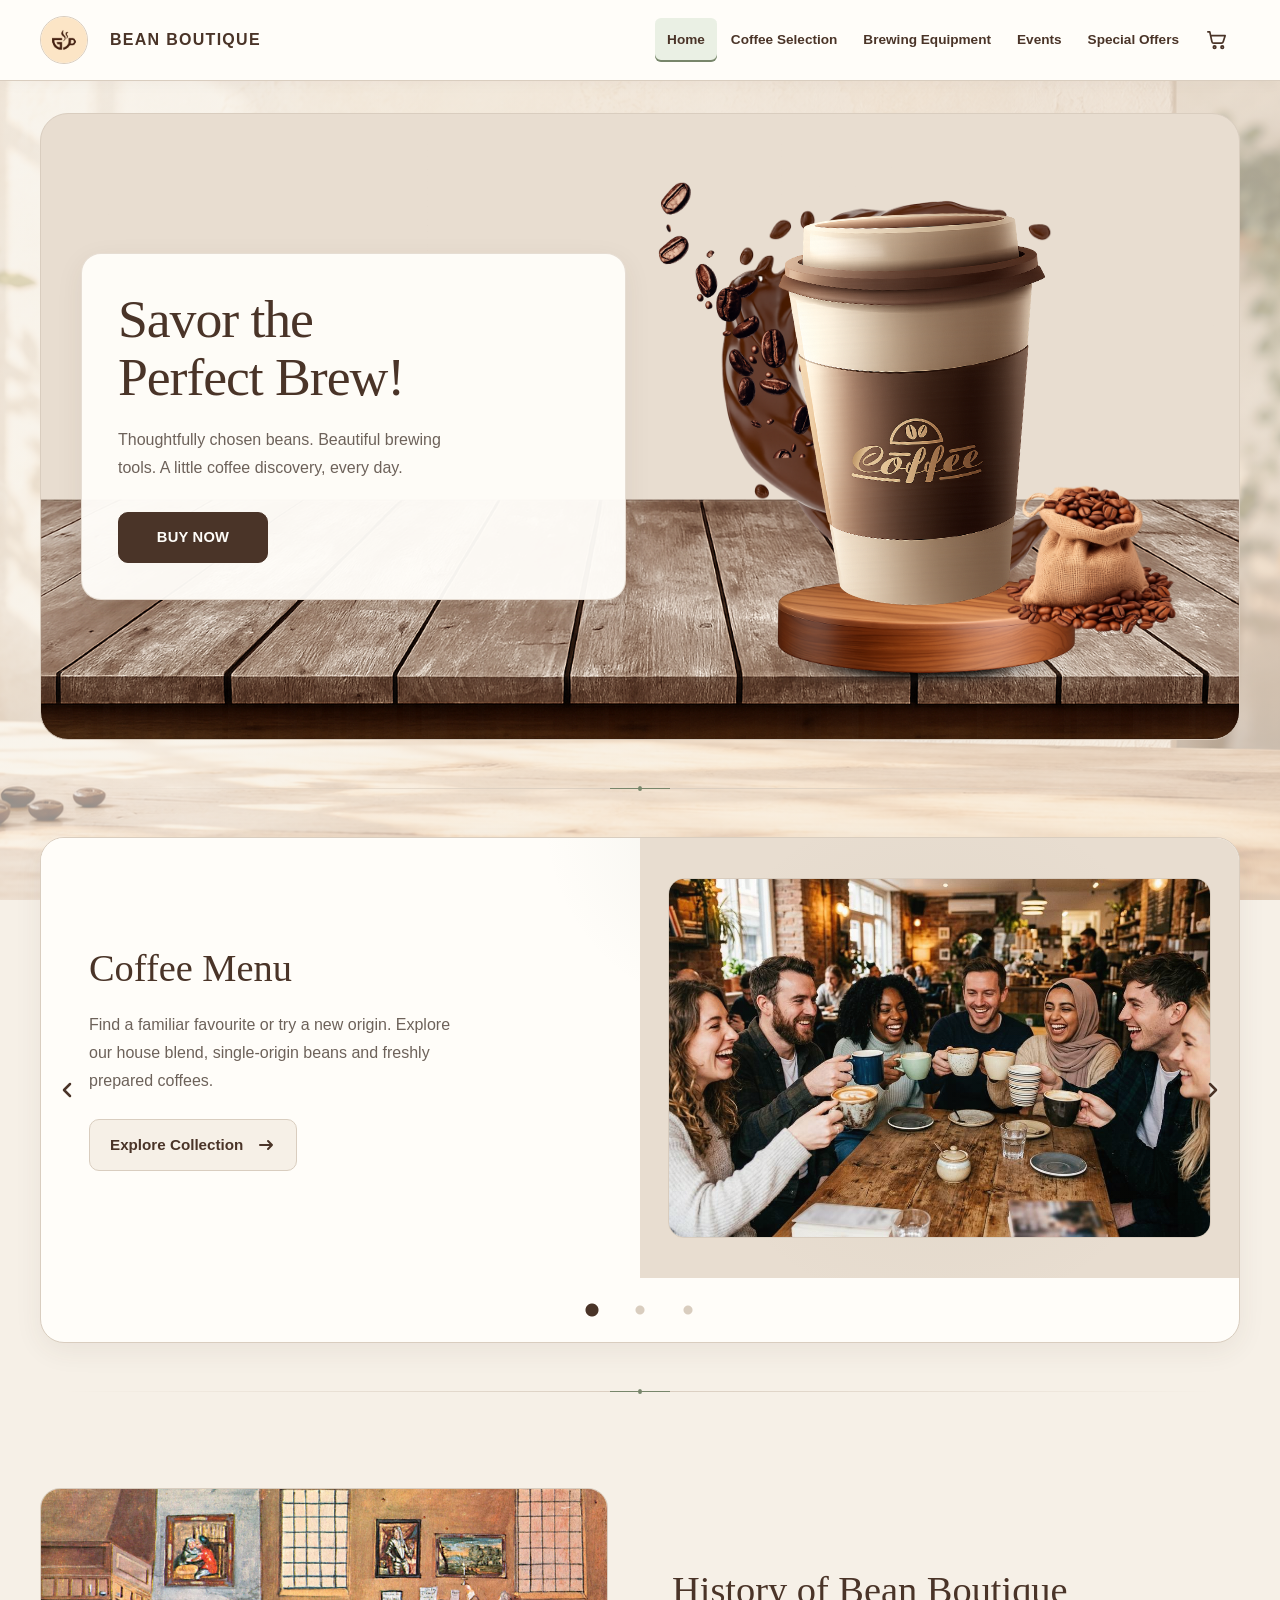
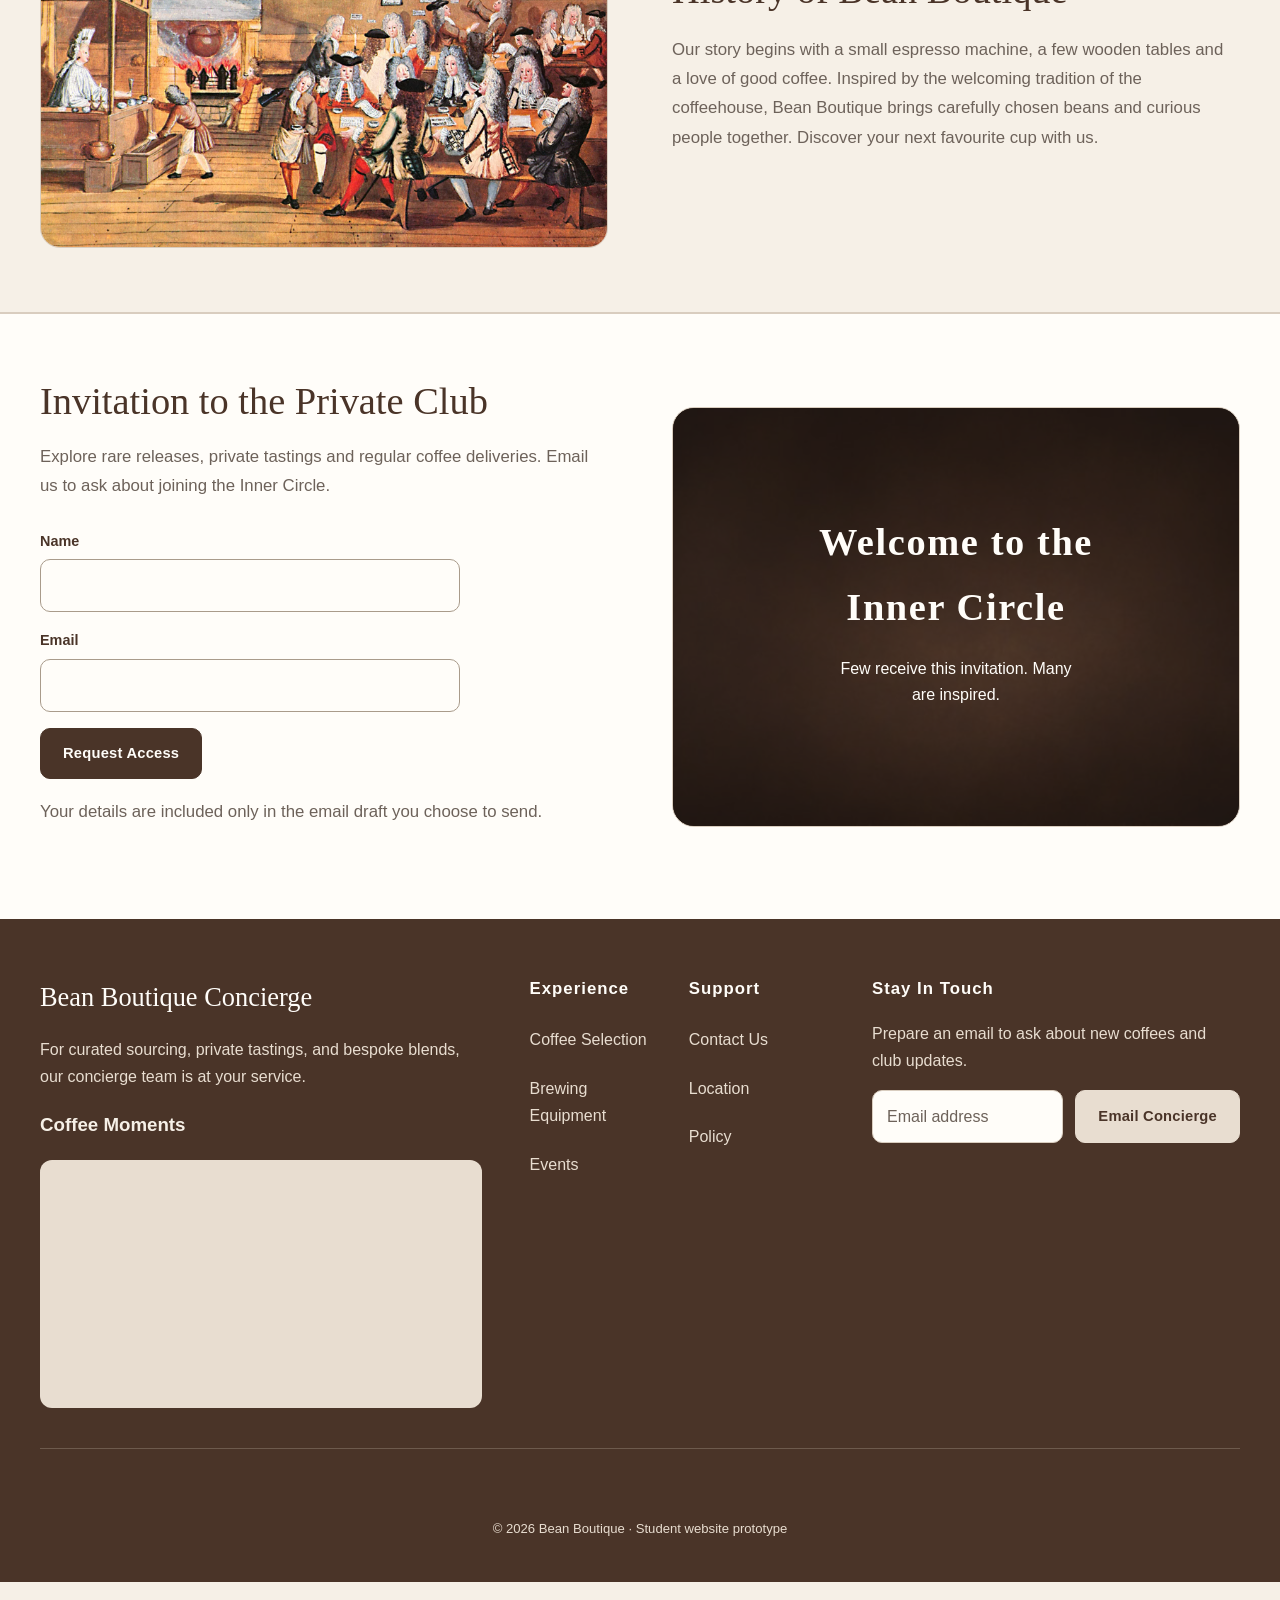
<file: index.html>
<!doctype html>
<html lang="en">
  <head>
    <meta charset="utf-8" />
    <meta http-equiv="refresh" content="0; url=home.html" />
    <title>Bean Boutique</title>
  </head>
  <body>
    <a href="home.html">Open Bean Boutique</a>
  </body>
</html>
</file>
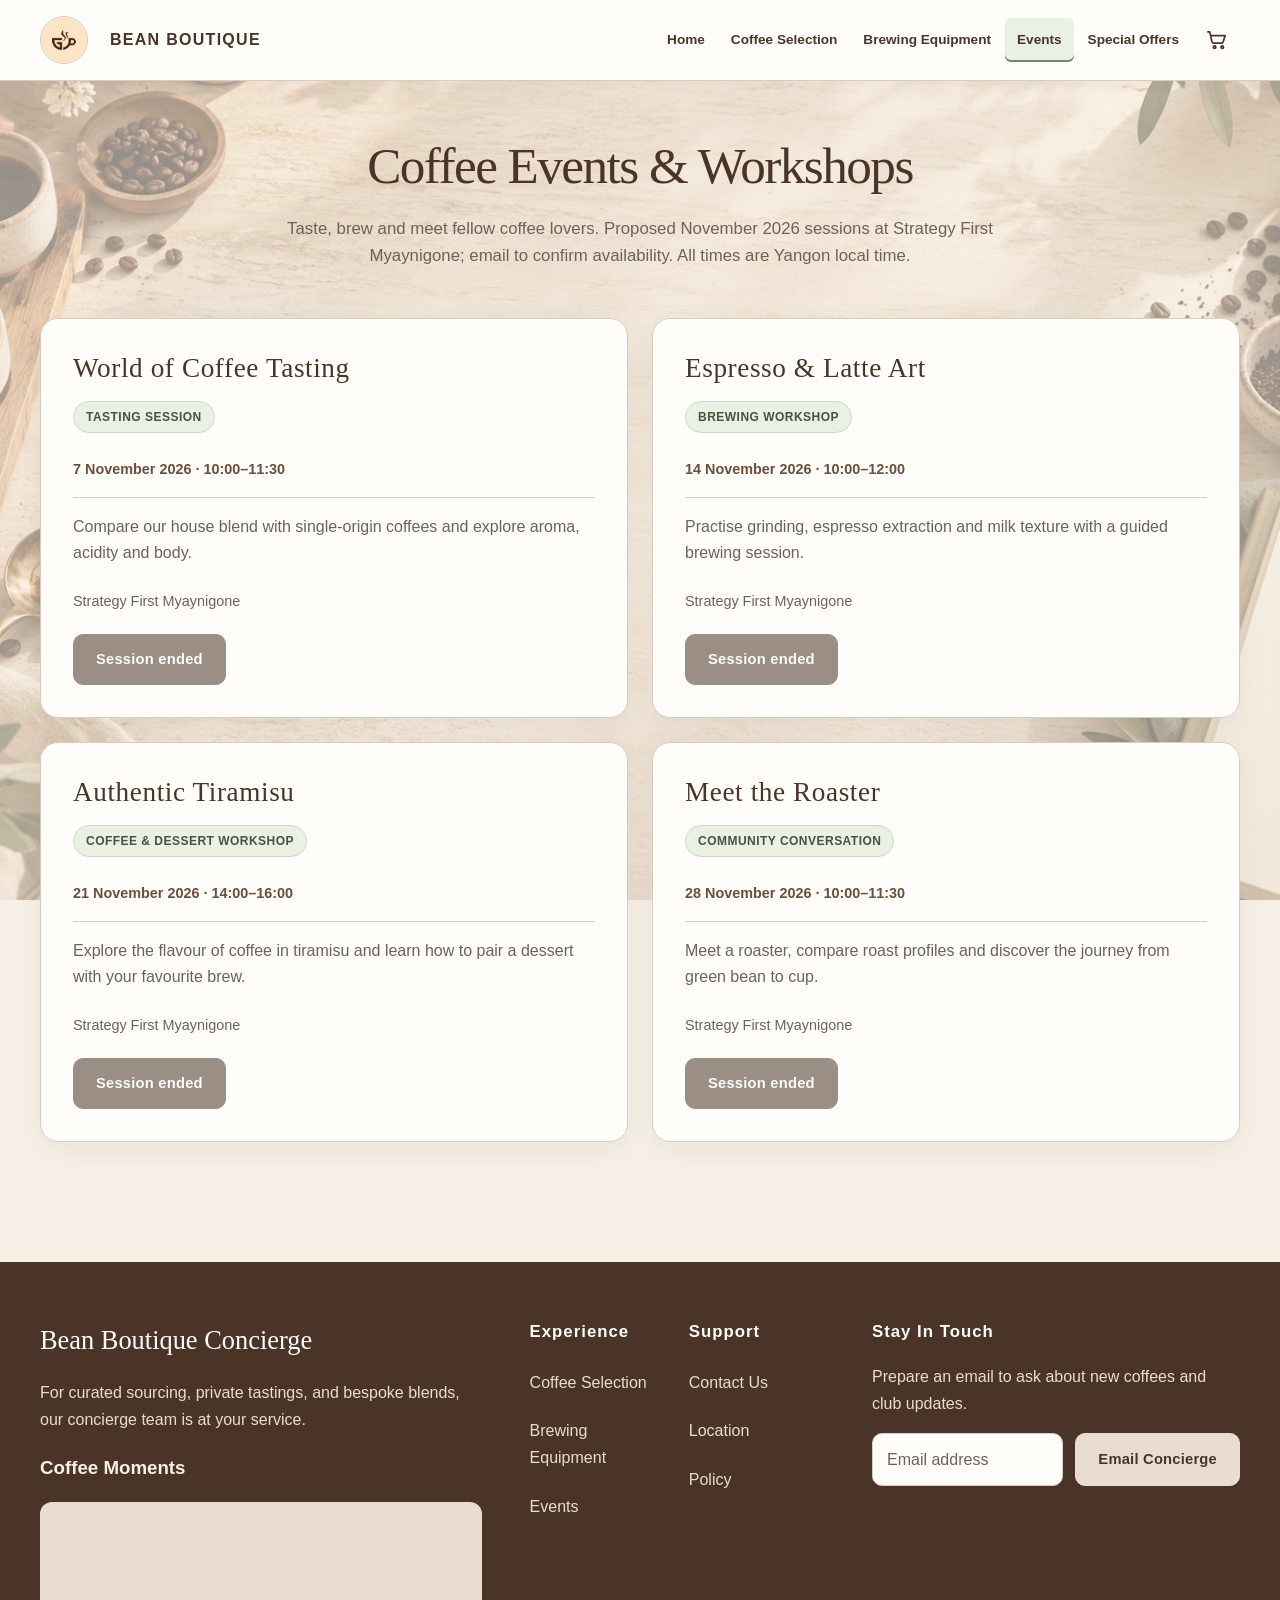
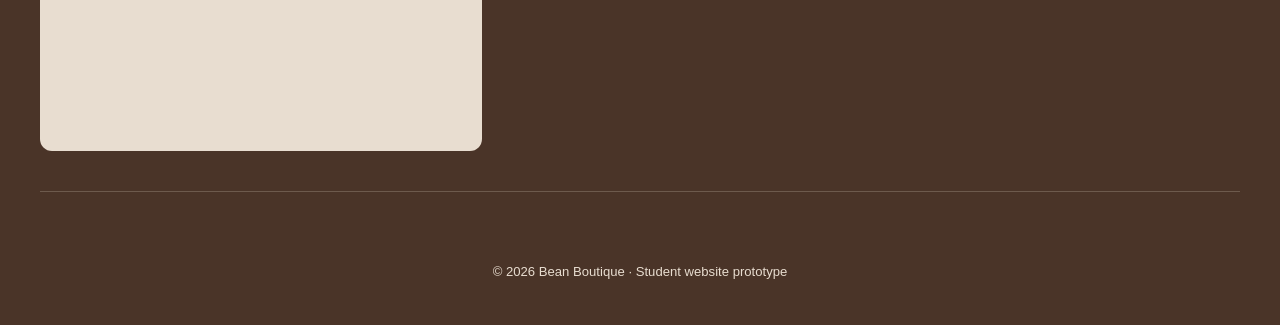
<file: event.html>
<!doctype html>
<html lang="en">
  <head>
    <meta charset="utf-8" />
    <meta content="width=device-width, initial-scale=1.0" name="viewport" />
    <title>Events &amp; Workshops | Bean Boutique</title>
    <link href="style.css" rel="stylesheet" />
    <meta
      content="Events &amp; Workshops at Bean Boutique: discover coffees, brewing tools and workshops in our interactive shop prototype."
      name="description"
    />
    <script defer src="script.js"></script>
  </head>
  <body class="page-event">
    <a class="skip-link" href="#main-content"> Skip to main content </a>
    <header class="site-header">
      <div class="logo-container">
        <a href="home.html">
          <img
            alt="Bean Boutique home"
            src="image/a3933b448409cd6f92fd5e239f0c9370.jpg"
          />
        </a>
      </div>
      <div class="logo">
        <a href="home.html"> Bean Boutique </a>
      </div>
      <nav aria-label="Main navigation" class="hamburger-nav">
        <button
          aria-controls="nav-menu"
          aria-expanded="false"
          aria-label="Open navigation menu"
          class="hamburger"
          type="button"
        >
          <span class="bar"> </span>
          <span class="bar"> </span>
          <span class="bar"> </span>
        </button>
        <ul class="nav-menu" id="nav-menu">
          <li>
            <a href="home.html"> Home </a>
          </li>
          <li>
            <a href="coffee_selection.html"> Coffee Selection </a>
          </li>
          <li>
            <a href="BrewingEquipment.html"> Brewing Equipment </a>
          </li>
          <li>
            <a aria-current="page" href="event.html"> Events </a>
          </li>
          <li>
            <a href="specialoffer.html"> Special Offers </a>
          </li>
          <li>
            <a aria-label="Shopping Cart" class="cart-link" href="shoppingcart.html">
              <svg
                aria-hidden="true"
                class="cart-icon"
                fill="none"
                viewBox="0 0 24 24"
                xmlns="http://www.w3.org/2000/svg"
              >
                <path d="M3 4h2l2.2 10.2a2 2 0 0 0 2 1.6h7.9a2 2 0 0 0 1.9-1.4L21 8H7"></path>
                <circle cx="10" cy="20" r="1.3"></circle>
                <circle cx="18" cy="20" r="1.3"></circle>
              </svg>
              <span class="cart-label">Shopping Cart</span>
              <span
                aria-live="polite"
                class="cart-counter hidden"
                role="status"
              >
                0
              </span>
            </a>
          </li>
        </ul>
      </nav>
    </header>
    <main class="events-page" id="main-content" tabindex="-1">
      <header class="page-header">
        <h1 class="glo">Coffee Events &amp; Workshops</h1>
        <p>
          Taste, brew and meet fellow coffee lovers. Proposed November 2026
          sessions at Strategy First Myaynigone; email to confirm availability.
          All times are Yangon local time.
        </p>
      </header>
      <div class="events-grid">
        <article class="event-card">
          <div class="event-header">
            <h2>World of Coffee Tasting</h2>
            <span class="event-tag"> Tasting session </span>
          </div>
          <p class="event-meta">
            <time datetime="2026-11-07T10:00:00+06:30">
              7 November 2026 &middot; 10:00&ndash;11:30
            </time>
          </p>
          <p class="event-description">
            Compare our house blend with single-origin coffees and explore
            aroma, acidity and body.
          </p>
          <p class="event-venue">Strategy First Myaynigone</p>
          <button
            class="btn register-btn"
            data-date="7 November 2026 &middot; 10:00&ndash;11:30"
            data-event="World of Coffee Tasting"
            data-event-id="event-1"
            data-start="2026-11-07T10:00:00+06:30"
            type="button"
          >
            Register
          </button>
        </article>
        <article class="event-card">
          <div class="event-header">
            <h2>Espresso &amp; Latte Art</h2>
            <span class="event-tag"> Brewing workshop </span>
          </div>
          <p class="event-meta">
            <time datetime="2026-11-14T10:00:00+06:30">
              14 November 2026 &middot; 10:00&ndash;12:00
            </time>
          </p>
          <p class="event-description">
            Practise grinding, espresso extraction and milk texture with a
            guided brewing session.
          </p>
          <p class="event-venue">Strategy First Myaynigone</p>
          <button
            class="btn register-btn"
            data-date="14 November 2026 &middot; 10:00&ndash;12:00"
            data-event="Espresso &amp; Latte Art"
            data-event-id="event-2"
            data-start="2026-11-14T10:00:00+06:30"
            type="button"
          >
            Register
          </button>
        </article>
        <article class="event-card">
          <div class="event-header">
            <h2>Authentic Tiramisu</h2>
            <span class="event-tag"> Coffee &amp; dessert workshop </span>
          </div>
          <p class="event-meta">
            <time datetime="2026-11-21T14:00:00+06:30">
              21 November 2026 &middot; 14:00&ndash;16:00
            </time>
          </p>
          <p class="event-description">
            Explore the flavour of coffee in tiramisu and learn how to pair a
            dessert with your favourite brew.
          </p>
          <p class="event-venue">Strategy First Myaynigone</p>
          <button
            class="btn register-btn"
            data-date="21 November 2026 &middot; 14:00&ndash;16:00"
            data-event="Authentic Tiramisu"
            data-event-id="event-3"
            data-start="2026-11-21T14:00:00+06:30"
            type="button"
          >
            Register
          </button>
        </article>
        <article class="event-card">
          <div class="event-header">
            <h2>Meet the Roaster</h2>
            <span class="event-tag"> Community conversation </span>
          </div>
          <p class="event-meta">
            <time datetime="2026-11-28T10:00:00+06:30">
              28 November 2026 &middot; 10:00&ndash;11:30
            </time>
          </p>
          <p class="event-description">
            Meet a roaster, compare roast profiles and discover the journey from
            green bean to cup.
          </p>
          <p class="event-venue">Strategy First Myaynigone</p>
          <button
            class="btn register-btn"
            data-date="28 November 2026 &middot; 10:00&ndash;11:30"
            data-event="Meet the Roaster"
            data-event-id="event-4"
            data-start="2026-11-28T10:00:00+06:30"
            type="button"
          >
            Register
          </button>
        </article>
      </div>
    </main>
    <div
      aria-labelledby="modalTitle"
      aria-modal="true"
      class="modal"
      hidden
      id="eventModal"
      role="dialog"
      tabindex="-1"
    >
      <div class="modal-overlay" data-close-dialog></div>
      <div class="modal-dialog">
        <button
          aria-label="Close"
          class="modal-close"
          data-close-dialog
          type="button"
        >
          &times;
        </button>
        <h2 class="modalTitle" id="modalTitle">Register by Email</h2>
        <p class="modal-subtitle">
          Enter your details to register for
          <strong id="modalEventName"> </strong>
          .
        </p>
        <form
          action="mailto:pyae.2255phk@gmail.com"
          class="modal-form"
          enctype="text/plain"
          id="eventForm"
          method="post"
        >
          <input id="eventInput" name="eventName" type="hidden" />
          <label>
            <span> First Name </span>
            <input
              autocomplete="given-name"
              maxlength="80"
              name="firstName"
              required
              type="text"
            />
          </label>
          <label>
            <span> Last Name </span>
            <input
              autocomplete="family-name"
              maxlength="80"
              name="lastName"
              required
              type="text"
            />
          </label>
          <label>
            <span> Phone (optional) </span>
            <input autocomplete="tel" maxlength="80" name="phone" type="tel" />
          </label>
          <label>
            <span> Email </span>
            <input
              autocomplete="email"
              maxlength="254"
              name="email"
              required
              type="email"
            />
          </label>
          <button class="btn submit-btn" type="submit">
            Prepare Registration Email
          </button>
          <p class="form-error" hidden id="eventError" role="alert"></p>
        </form>
        <p class="modal-note">
          We prepare a draft for you to review and send. Registration remains a
          request until the organiser confirms it.
        </p>
      </div>
    </div>
    <footer aria-label="Luxury concierge footer" class="luxury-footer">
      <div class="footer-grid">
        <div class="footer-brand">
          <h2>Bean Boutique Concierge</h2>
          <p>
            For curated sourcing, private tastings, and bespoke blends, our
            concierge team is at your service.
          </p>
          <div class="footer-video">
            <h3>Coffee Moments</h3>
            <iframe
              allow="
                accelerometer;
                autoplay;
                clipboard-write;
                encrypted-media;
                gyroscope;
                picture-in-picture;
                web-share;
              "
              allowfullscreen
              loading="lazy"
              src="https://www.youtube.com/embed/wFut2zYOT7k?si=kW81jgtr7HmxKUh"
              title="Coffee video supplied with the original project"
            >
            </iframe>
          </div>
        </div>
        <div class="footer-links">
          <div>
            <h3>Experience</h3>
            <ul>
              <li>
                <a href="coffee_selection.html"> Coffee Selection </a>
              </li>
              <li>
                <a href="BrewingEquipment.html"> Brewing Equipment </a>
              </li>
              <li>
                <a href="event.html"> Events </a>
              </li>
            </ul>
          </div>
          <div>
            <h3>Support</h3>
            <ul>
              <li>
                <a data-open="contactPanel" href="#contactPanel">
                  Contact Us
                </a>
              </li>
              <li>
                <a data-open="locationPanel" href="#locationPanel">
                  Location
                </a>
              </li>
              <li>
                <a data-open="policyPanel" href="#policyPanel"> Policy </a>
              </li>
            </ul>
          </div>
        </div>
        <div class="footer-contact">
          <h3>Stay In Touch</h3>
          <p>Prepare an email to ask about new coffees and club updates.</p>
          <form
            action="mailto:pyae.2255phk@gmail.com"
            class="footer-form"
            enctype="text/plain"
            id="footerContactForm"
            method="post"
          >
            <label class="visually-hidden" for="footerContactForm-email">
              Email address
            </label>
            <input
              autocomplete="email"
              id="footerContactForm-email"
              maxlength="254"
              name="email"
              placeholder="Email address"
              required
              type="email"
            />
            <button class="btn footer-btn" type="submit">
              Email Concierge
            </button>
          </form>
        </div>
      </div>
      <div class="footer-bottom">
        <p>&copy; 2026 Bean Boutique &middot; Student website prototype</p>
      </div>
    </footer>
    <div class="panel-backdrop" hidden id="panelBackdrop"></div>
    <div
      aria-labelledby="contactPanelTitle"
      aria-modal="true"
      class="slide-panel"
      hidden
      id="contactPanel"
      role="dialog"
      tabindex="-1"
    >
      <div class="slide-panel-header">
        <h2 class="slide-panel-title" id="contactPanelTitle">Contact Us</h2>
        <button
          aria-label="Close contact panel"
          class="slide-panel-close"
          data-close-dialog
          type="button"
        >
          &times;
        </button>
      </div>
      <div class="slide-panel-content">
        <h3>Get in Touch</h3>
        <p>
          Email:
          <a href="mailto:pyae.2255phk@gmail.com"> pyae.2255phk@gmail.com </a>
        </p>
        <p>Send us a question about coffee, brewing equipment or an event.</p>
        <h3>Our selected venue</h3>
        <p>
          Strategy First College &ndash; Yangon Teaching Centre 1
          <br />
          Myaynigone, Yangon, Myanmar
        </p>
        <button class="btn-secondary" data-open="locationPanel" type="button">
          View location
        </button>
      </div>
    </div>
    <div
      aria-labelledby="locationPanelTitle"
      aria-modal="true"
      class="slide-panel"
      hidden
      id="locationPanel"
      role="dialog"
      tabindex="-1"
    >
      <div class="slide-panel-header">
        <h2 class="slide-panel-title" id="locationPanelTitle">Our Location</h2>
        <button
          aria-label="Close location panel"
          class="slide-panel-close"
          data-close-dialog
          type="button"
        >
          &times;
        </button>
      </div>
      <div class="slide-panel-content">
        <h3>Strategy First Myaynigone</h3>
        <p>
          Strategy First College &ndash; Yangon Teaching Centre 1
          <br />
          Myaynigone, Yangon, Myanmar
        </p>
        <p>
          The venue selected for this student prototype. Please confirm
          attendance and venue availability by email before travelling.
        </p>
        <div class="footer-locations">
          <iframe
            allowfullscreen
            class="map-iframe"
            loading="lazy"
            referrerpolicy="strict-origin-when-cross-origin"
            src="https://www.google.com/maps/embed?pb=!1m18!1m12!1m3!1d5611.467732973025!2d96.13290718615393!3d16.802293475314606!2m3!1f0!2f0!3f0!3m2!1i1024!2i768!4f13.1!3m3!1m2!1s0x30c1eb43fa921d1f%3A0xcd0eb4c146c271bd!2sStrategy%20First%20College%20-%20Yangon%20Teaching%20Centre%201!5e0!3m2!1sen!2smm!4v1789392054840!5m2!1sen!2smm"
            title="Map of Strategy First College, Myaynigone, Yangon"
          >
          </iframe>
        </div>
      </div>
    </div>
    <div
      aria-labelledby="policyPanelTitle"
      aria-modal="true"
      class="slide-panel"
      hidden
      id="policyPanel"
      role="dialog"
      tabindex="-1"
    >
      <div class="slide-panel-header">
        <h2 class="slide-panel-title" id="policyPanelTitle">Policies</h2>
        <button
          aria-label="Close policy panel"
          class="slide-panel-close"
          data-close-dialog
          type="button"
        >
          &times;
        </button>
      </div>
      <div class="slide-panel-content">
        <h3>Your information</h3>
        <p>
          Registration and concierge forms prepare an email to
          pyae.2255phk@gmail.com. Review it and press Send in your email app. A
          draft is not a confirmed booking.
        </p>
        <p>
          Cart items, favourites and demo offer choices are saved in this
          browser. Registration details are not saved in browser storage. Google
          Maps and YouTube are third-party embeds and may receive connection
          information when loaded.
        </p>
        <h3>Orders and subscriptions</h3>
        <p>
          Prices, promotions, delivery plans and event dates are illustrative.
          Checkout is a demonstration: no payment is collected, no order is
          placed and no subscription is started.
        </p>
        <h3>Discounts</h3>
        <p>
          The welcome offer takes up to $10 off merchandise. The member offer
          takes 5% off merchandise. Choose one offer per cart; discounts never
          exceed the subtotal. Eligibility is simulated on this device.
        </p>
      </div>
    </div>
    <div
      aria-labelledby="emailTitle"
      aria-modal="true"
      class="modal"
      hidden
      id="emailModal"
      role="dialog"
      tabindex="-1"
    >
      <div class="modal-dialog">
        <button
          aria-label="Close email draft"
          class="modal-close"
          data-close-dialog
          type="button"
        >
          &times;
        </button>
        <h2 class="modal-title" id="emailTitle">Your email draft</h2>
        <p class="modal-subtitle">
          To:
          <a href="mailto:pyae.2255phk@gmail.com"> pyae.2255phk@gmail.com </a>
        </p>
        <p class="modal-note">
          Open your email app, review the draft and press Send. Your request is
          confirmed only when the organiser replies.
        </p>
        <label class="draft-label" for="emailDraft"> Draft message </label>
        <textarea
          class="email-draft"
          id="emailDraft"
          readonly
          rows="9"
        ></textarea>
        <div class="draft-actions">
          <a
            class="btn-primary"
            href="mailto:pyae.2255phk@gmail.com"
            id="openEmail"
          >
            Open email app
          </a>
          <button class="btn-secondary" id="copyEmail" type="button">
            Copy draft
          </button>
        </div>
        <p class="status" id="emailStatus" role="status"></p>
      </div>
    </div>
    <p
      aria-atomic="true"
      aria-live="polite"
      class="toast"
      id="siteStatus"
      role="status"
    ></p>
    <p class="storage-notice" hidden id="storageNotice" role="status"></p>
    <noscript>
      <p class="noscript-note">
        Enable JavaScript to use cart, search and registration forms. You can
        also contact
        <a href="mailto:pyae.2255phk@gmail.com"> pyae.2255phk@gmail.com </a>
        .
      </p>
    </noscript>
  </body>
</html>
</file>
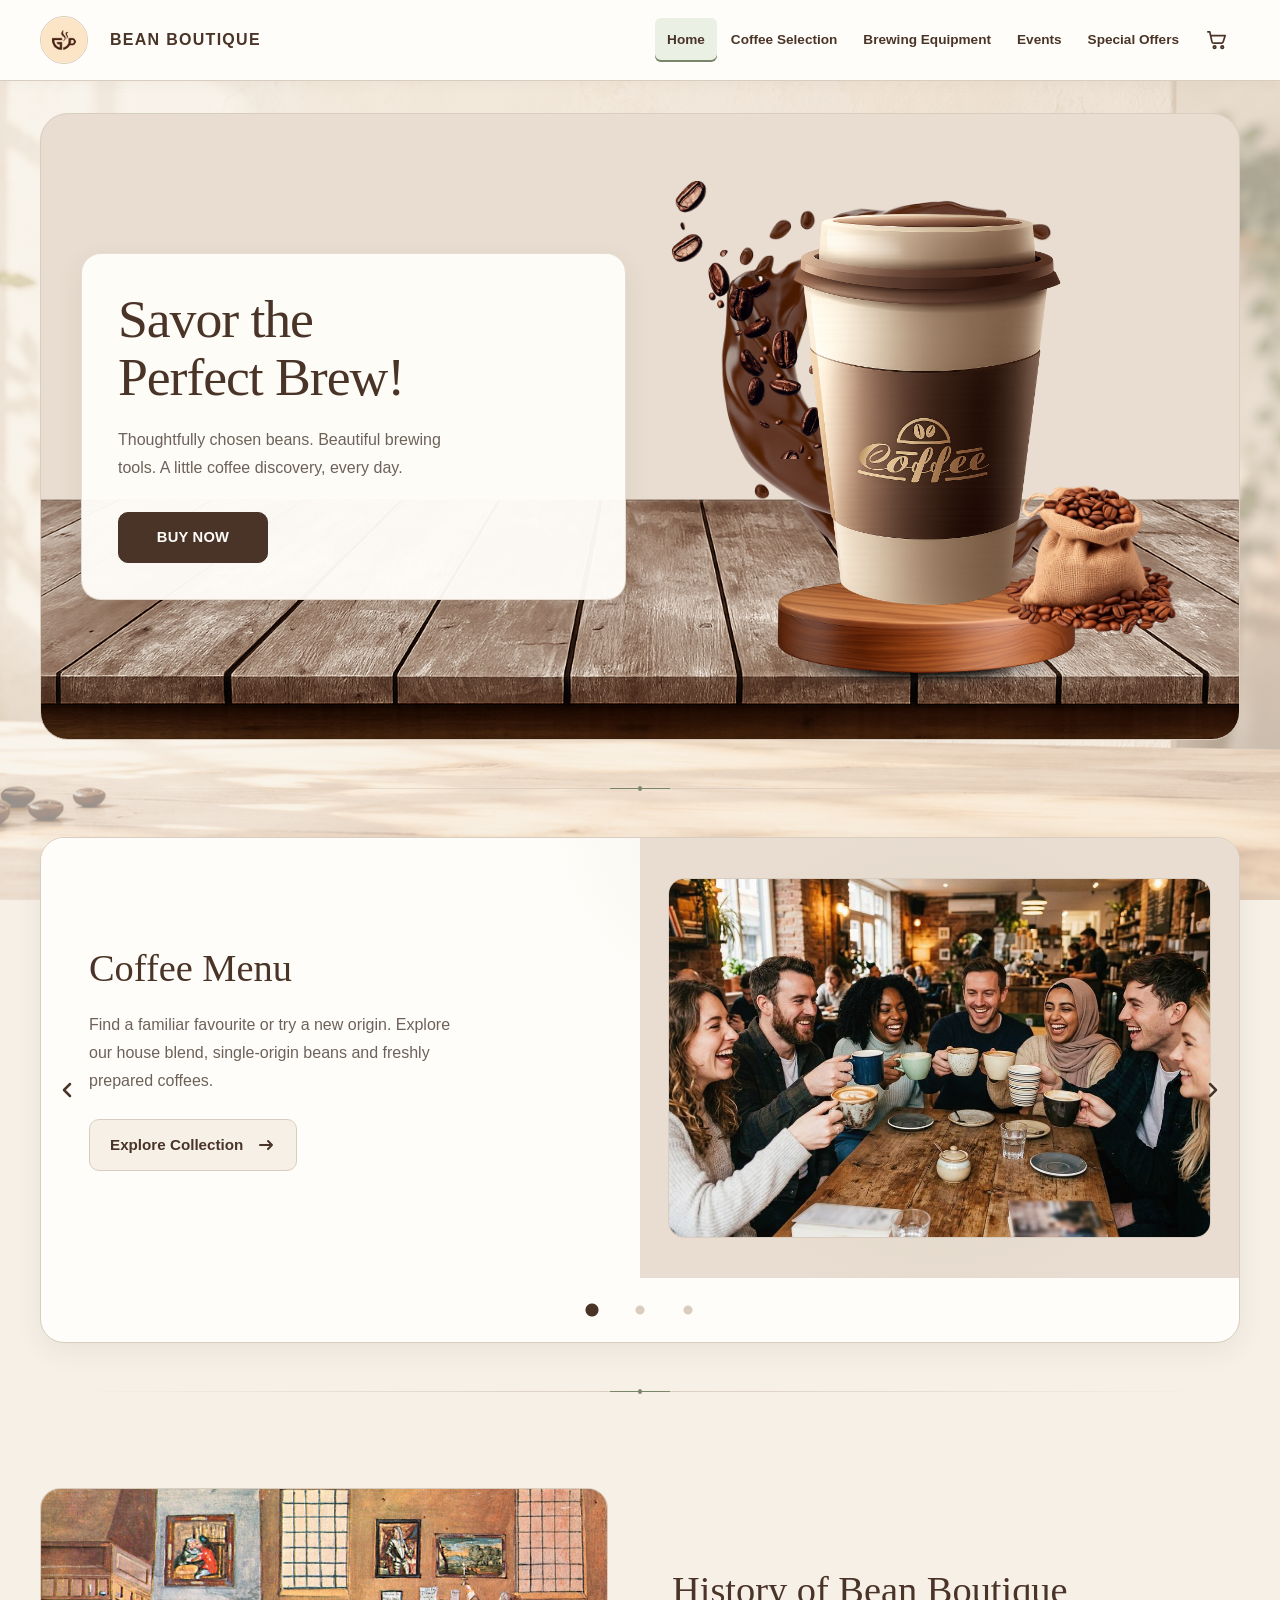
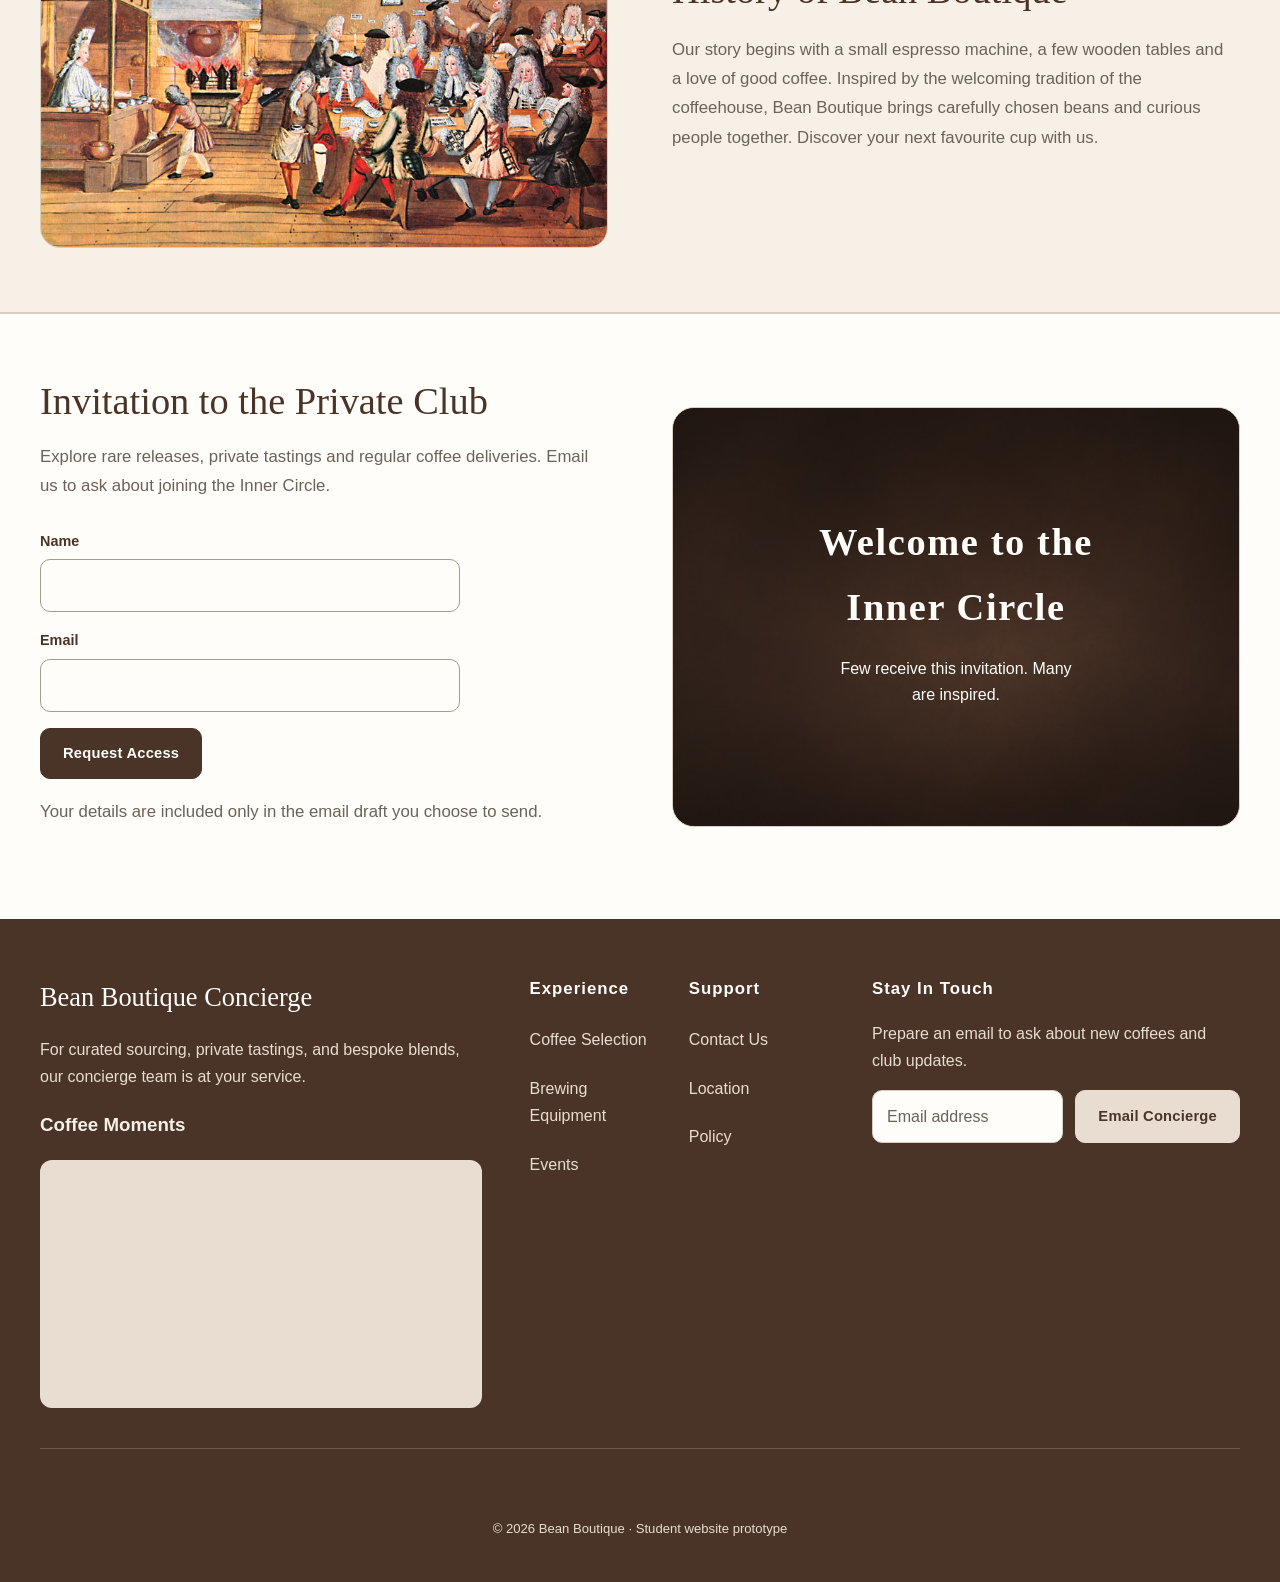
<file: home.html>
<!doctype html>
<html lang="en">
  <head>
    <meta charset="utf-8" />
    <meta content="width=device-width, initial-scale=1.0" name="viewport" />
    <title>Home | Bean Boutique</title>
    <link href="style.css" rel="stylesheet" />
    <meta
      content="Home at Bean Boutique: discover coffees, brewing tools and workshops in our interactive shop prototype."
      name="description"
    />
    <script defer src="script.js"></script>
  </head>
  <body class="page-home">
    <a class="skip-link" href="#main-content"> Skip to main content </a>
    <header class="site-header">
      <div class="logo-container">
        <a href="home.html">
          <img
            alt="Bean Boutique home"
            src="image/a3933b448409cd6f92fd5e239f0c9370.jpg"
          />
        </a>
      </div>
      <div class="logo">
        <a href="home.html"> Bean Boutique </a>
      </div>
      <nav aria-label="Main navigation" class="hamburger-nav">
        <button
          aria-controls="nav-menu"
          aria-expanded="false"
          aria-label="Open navigation menu"
          class="hamburger"
          type="button"
        >
          <span class="bar"> </span>
          <span class="bar"> </span>
          <span class="bar"> </span>
        </button>
        <ul class="nav-menu" id="nav-menu">
          <li>
            <a aria-current="page" href="home.html"> Home </a>
          </li>
          <li>
            <a href="coffee_selection.html"> Coffee Selection </a>
          </li>
          <li>
            <a href="BrewingEquipment.html"> Brewing Equipment </a>
          </li>
          <li>
            <a href="event.html"> Events </a>
          </li>
          <li>
            <a href="specialoffer.html"> Special Offers </a>
          </li>
          <li>
            <a aria-label="Shopping Cart" class="cart-link" href="shoppingcart.html">
              <svg
                aria-hidden="true"
                class="cart-icon"
                fill="none"
                viewBox="0 0 24 24"
                xmlns="http://www.w3.org/2000/svg"
              >
                <path d="M3 4h2l2.2 10.2a2 2 0 0 0 2 1.6h7.9a2 2 0 0 0 1.9-1.4L21 8H7"></path>
                <circle cx="10" cy="20" r="1.3"></circle>
                <circle cx="18" cy="20" r="1.3"></circle>
              </svg>
              <span class="cart-label">Shopping Cart</span>
              <span
                aria-live="polite"
                class="cart-counter hidden"
                role="status"
              >
                0
              </span>
            </a>
          </li>
        </ul>
      </nav>
    </header>
    <main id="main-content" tabindex="-1">
      <div class="container">
        <div class="cup">
          <div class="text">
            <h1 class="title">Savor the Perfect Brew!</h1>
            <p>
              Thoughtfully chosen beans. Beautiful brewing tools. A little
              coffee discovery, every day.
            </p>
            <a class="button-buy" href="coffee_selection.html">
              <span> Buy Now </span>
              <span class="inner"> </span>
            </a>
          </div>
          <div aria-hidden="true" class="hero-art">
            <div class="cup-part-top">
              <img alt="coffee" src="image/Coffeecupillustrat.png" />
            </div>
            <div class="cup__part cup__part--bottom">
              <div class="cup-part-bottom-img">
                <img alt="wooden platform" src="image/Woodenplatformtran.png" />
              </div>
            </div>
            <div class="coffee-bean img">
              <img alt="coffee beans" src="image/Coffeebeanstranspa.png" />
            </div>
            <div class="choco img">
              <img alt src="image/ChocolateCwithcof.png" />
            </div>
            <div class="coffee-sack img">
              <img alt="coffee beans sack" src="image/Coffeebeanssack.png" />
            </div>
            <div class="shadow">
              <img alt src="image/Shadowwithtranspar.png" />
            </div>
          </div>
        </div>
      </div>
      <div aria-hidden="true" class="luxury-divider"></div>
      <section
        aria-label="Featured coffees, equipment and events"
        aria-roledescription="carousel"
        class="hero-slider-wrapper"
      >
        <div class="hero-slider-container">
          <div
            aria-hidden="false"
            aria-label="Slide 1 of 3"
            class="hero-slide active"
            data-slide="0"
            role="group"
          >
            <div class="hero-slide-left">
              <div class="slide-brand-narrative">
                <h2 class="slide-title">Coffee Menu</h2>
                <p class="slide-subtitle">
                  Find a familiar favourite or try a new origin. Explore our
                  house blend, single-origin beans and freshly prepared coffees.
                </p>
              </div>
              <a class="hero-cta-button" href="coffee_selection.html">
                <span class="cta-text"> Explore Collection </span>
                <svg
                  aria-hidden="true"
                  class="cta-arrow"
                  fill="none"
                  focusable="false"
                  viewbox="0 0 20 20"
                  xmlns="http://www.w3.org/2000/svg"
                >
                  <path
                    d="M4 10H16M12 6L16 10L12 14"
                    stroke="currentColor"
                    stroke-linecap="round"
                    stroke-linejoin="round"
                    stroke-width="2"
                  ></path>
                </svg>
              </a>
            </div>
            <div class="hero-slide-right">
              <div class="hero-image-card">
                <img
                  alt="Coffee Selection"
                  class="hero-image"
                  src="image/human_and_coffee.jpg"
                />
                <div class="image-card-overlay"></div>
              </div>
            </div>
          </div>
          <div
            aria-hidden="true"
            aria-label="Slide 2 of 3"
            class="hero-slide"
            data-slide="1"
            inert
            role="group"
          >
            <div class="hero-slide-left">
              <div class="slide-brand-narrative">
                <h2 class="slide-title">Brewing Equipment</h2>
                <p class="slide-subtitle">
                  Bring the caf&eacute; experience home. Explore espresso
                  machines, French presses and everyday tools, with practical
                  tips for your next brew.
                </p>
              </div>
              <a class="hero-cta-button" href="BrewingEquipment.html">
                <span class="cta-text"> View Equipment </span>
                <svg
                  aria-hidden="true"
                  class="cta-arrow"
                  fill="none"
                  focusable="false"
                  viewbox="0 0 20 20"
                  xmlns="http://www.w3.org/2000/svg"
                >
                  <path
                    d="M4 10H16M12 6L16 10L12 14"
                    stroke="currentColor"
                    stroke-linecap="round"
                    stroke-linejoin="round"
                    stroke-width="2"
                  ></path>
                </svg>
              </a>
            </div>
            <div class="hero-slide-right">
              <div class="hero-image-card">
                <img
                  alt="Brewing Equipment"
                  class="hero-image"
                  src="image/photo_2026-03-23_23-09-27.jpg"
                />
                <div class="image-card-overlay"></div>
              </div>
            </div>
          </div>
          <div
            aria-hidden="true"
            aria-label="Slide 3 of 3"
            class="hero-slide"
            data-slide="2"
            inert
            role="group"
          >
            <div class="hero-slide-left">
              <div class="slide-brand-narrative">
                <h2 class="slide-title">Events of Bean Boutique</h2>
                <p class="slide-subtitle">
                  Share a table and discover something new. Join coffee
                  tastings, hands-on brewing sessions and conversations with a
                  roaster.
                </p>
              </div>
              <a class="hero-cta-button" href="event.html">
                <span class="cta-text"> Discover Events </span>
                <svg
                  aria-hidden="true"
                  class="cta-arrow"
                  fill="none"
                  focusable="false"
                  viewbox="0 0 20 20"
                  xmlns="http://www.w3.org/2000/svg"
                >
                  <path
                    d="M4 10H16M12 6L16 10L12 14"
                    stroke="currentColor"
                    stroke-linecap="round"
                    stroke-linejoin="round"
                    stroke-width="2"
                  ></path>
                </svg>
              </a>
            </div>
            <div class="hero-slide-right">
              <div class="hero-image-card">
                <img
                  alt="Global Events"
                  class="hero-image"
                  src="image/event_human.jpg"
                />
                <div class="image-card-overlay"></div>
              </div>
            </div>
          </div>
        </div>
        <div
          class="slider-controls"
          role="group"
          aria-label="Slideshow controls"
        >
          <button
            aria-label="Previous slide"
            class="hero-nav-arrow hero-nav-prev"
            type="button"
          >
            <svg
              aria-hidden="true"
              class="nav-arrow"
              fill="none"
              focusable="false"
              viewbox="0 0 24 24"
              xmlns="http://www.w3.org/2000/svg"
            >
              <path
                d="M15 18L9 12L15 6"
                stroke="currentColor"
                stroke-linecap="round"
                stroke-linejoin="round"
                stroke-width="2.5"
              ></path>
            </svg>
          </button>
          <button
            aria-label="Next slide"
            class="hero-nav-arrow hero-nav-next"
            type="button"
          >
            <svg
              aria-hidden="true"
              class="nav-arrow"
              fill="none"
              focusable="false"
              viewbox="0 0 24 24"
              xmlns="http://www.w3.org/2000/svg"
            >
              <path
                d="M9 18L15 12L9 6"
                stroke="currentColor"
                stroke-linecap="round"
                stroke-linejoin="round"
                stroke-width="2.5"
              ></path>
            </svg>
          </button>
          <div class="hero-indicators">
            <button
              aria-current="true"
              aria-label="Go to slide 1"
              class="hero-indicator active"
              data-index="0"
              type="button"
            ></button>
            <button
              aria-current="false"
              aria-label="Go to slide 2"
              class="hero-indicator"
              data-index="1"
              type="button"
            ></button>
            <button
              aria-current="false"
              aria-label="Go to slide 3"
              class="hero-indicator"
              data-index="2"
              type="button"
            ></button>
          </div>
        </div>
      </section>
      <div aria-hidden="true" class="luxury-divider"></div>
      <section aria-label="Heritage &amp; Craftsmanship" class="heritage">
        <div class="heritage-grid">
          <div class="heritage-image" data-parallax>
            <img
              alt="Historical illustration of an English coffeehouse"
              src="image/English-coffeehouse-during-The-Restoration-1668.webp"
            />
          </div>
          <div class="heritage-copy">
            <h2>History of Bean Boutique</h2>
            <p>
              Our story begins with a small espresso machine, a few wooden
              tables and a love of good coffee. Inspired by the welcoming
              tradition of the coffeehouse, Bean Boutique brings carefully
              chosen beans and curious people together. Discover your next
              favourite cup with us.
            </p>
          </div>
        </div>
      </section>
      <section aria-label="Member club invitation" class="members" id="members">
        <div class="members-content">
          <div class="members-copy">
            <h2>Invitation to the Private Club</h2>
            <p>
              Explore rare releases, private tastings and regular coffee
              deliveries. Email us to ask about joining the Inner Circle.
            </p>
            <form
              action="mailto:pyae.2255phk@gmail.com"
              class="members-form"
              enctype="text/plain"
              id="memberForm"
              method="post"
            >
              <label>
                <span> Name </span>
                <input
                  autocomplete="name"
                  maxlength="80"
                  name="name"
                  required
                  type="text"
                />
              </label>
              <label>
                <span> Email </span>
                <input
                  autocomplete="email"
                  maxlength="254"
                  name="email"
                  required
                  type="email"
                />
              </label>
              <button class="btn request-access" type="submit">
                Request Access
              </button>
            </form>
            <p class="members-privacy">
              Your details are included only in the email draft you choose to
              send.
            </p>
          </div>
          <div class="members-visual">
            <div class="members-overlay">
              <h3>Welcome to the Inner Circle</h3>
              <p>Few receive this invitation. Many are inspired.</p>
            </div>
          </div>
        </div>
      </section>
    </main>
    <footer aria-label="Luxury concierge footer" class="luxury-footer">
      <div class="footer-grid">
        <div class="footer-brand">
          <h2>Bean Boutique Concierge</h2>
          <p>
            For curated sourcing, private tastings, and bespoke blends, our
            concierge team is at your service.
          </p>
          <div class="footer-video">
            <h3>Coffee Moments</h3>
            <iframe
              allow="
                accelerometer;
                autoplay;
                clipboard-write;
                encrypted-media;
                gyroscope;
                picture-in-picture;
                web-share;
              "
              allowfullscreen
              loading="lazy"
              src="https://www.youtube.com/embed/wFut2zYOT7k?si=kW81jgtr7HmxKUh"
              title="Coffee video supplied with the original project"
            >
            </iframe>
          </div>
        </div>
        <div class="footer-links">
          <div>
            <h3>Experience</h3>
            <ul>
              <li>
                <a href="coffee_selection.html"> Coffee Selection </a>
              </li>
              <li>
                <a href="BrewingEquipment.html"> Brewing Equipment </a>
              </li>
              <li>
                <a href="event.html"> Events </a>
              </li>
            </ul>
          </div>
          <div>
            <h3>Support</h3>
            <ul>
              <li>
                <a data-open="contactPanel" href="#contactPanel">
                  Contact Us
                </a>
              </li>
              <li>
                <a data-open="locationPanel" href="#locationPanel">
                  Location
                </a>
              </li>
              <li>
                <a data-open="policyPanel" href="#policyPanel"> Policy </a>
              </li>
            </ul>
          </div>
        </div>
        <div class="footer-contact">
          <h3>Stay In Touch</h3>
          <p>Prepare an email to ask about new coffees and club updates.</p>
          <form
            action="mailto:pyae.2255phk@gmail.com"
            class="footer-form"
            enctype="text/plain"
            id="footerContactForm"
            method="post"
          >
            <label class="visually-hidden" for="footerContactForm-email">
              Email address
            </label>
            <input
              autocomplete="email"
              id="footerContactForm-email"
              maxlength="254"
              name="email"
              placeholder="Email address"
              required
              type="email"
            />
            <button class="btn footer-btn" type="submit">
              Email Concierge
            </button>
          </form>
        </div>
      </div>
      <div class="footer-bottom">
        <p>&copy; 2026 Bean Boutique &middot; Student website prototype</p>
      </div>
    </footer>
    <div
      aria-labelledby="welcomeDiscountModalTitle"
      aria-modal="true"
      class="modal"
      hidden
      id="welcomeDiscountModal"
      role="dialog"
      tabindex="-1"
    >
      <div class="modal-dialog welcome-modal-dialog">
        <button
          aria-label="Close dialog"
          class="modal-close"
          data-close-dialog
          type="button"
        >
          &times;
        </button>
        <div class="modal-header">
          <h2 class="modal-title" id="welcomeDiscountModalTitle">
            Welcome to Bean Boutique!
          </h2>
        </div>
        <div class="modal-body">
          <form
            action="mailto:pyae.2255phk@gmail.com"
            enctype="text/plain"
            id="welcomeDiscountForm"
            method="post"
          >
            <p>
              Enter your email to unlock
              <strong> up to $10 OFF </strong>
              your first order. The discount is saved to this browser; you can
              email us to request club updates.
            </p>
            <label class="visually-hidden" for="welcomeDiscountForm-email">
              Email address
            </label>
            <input
              autocomplete="email"
              id="welcomeDiscountForm-email"
              maxlength="254"
              name="email"
              placeholder="Enter your email"
              required
              type="email"
            />
            <button class="btn welcome-btn" type="submit">
              Claim My $10 Discount
            </button>
            <button
              aria-label="Close dialog"
              class="btn-secondary"
              data-close-dialog
              type="button"
            >
              Maybe later
            </button>
          </form>
          <p class="welcome-note">
            Demo offer: one welcome discount per browser. It cannot be combined
            with the member discount. No email is stored on this device.
          </p>
          <div
            class="welcome-error"
            hidden
            id="welcomeErrorMessage"
            role="status"
          ></div>
        </div>
      </div>
    </div>
    <div class="panel-backdrop" hidden id="panelBackdrop"></div>
    <div
      aria-labelledby="contactPanelTitle"
      aria-modal="true"
      class="slide-panel"
      hidden
      id="contactPanel"
      role="dialog"
      tabindex="-1"
    >
      <div class="slide-panel-header">
        <h2 class="slide-panel-title" id="contactPanelTitle">Contact Us</h2>
        <button
          aria-label="Close contact panel"
          class="slide-panel-close"
          data-close-dialog
          type="button"
        >
          &times;
        </button>
      </div>
      <div class="slide-panel-content">
        <h3>Get in Touch</h3>
        <p>
          Email:
          <a href="mailto:pyae.2255phk@gmail.com"> pyae.2255phk@gmail.com </a>
        </p>
        <p>Send us a question about coffee, brewing equipment or an event.</p>
        <h3>Our selected venue</h3>
        <p>
          Strategy First College &ndash; Yangon Teaching Centre 1
          <br />
          Myaynigone, Yangon, Myanmar
        </p>
        <button class="btn-secondary" data-open="locationPanel" type="button">
          View location
        </button>
      </div>
    </div>
    <div
      aria-labelledby="locationPanelTitle"
      aria-modal="true"
      class="slide-panel"
      hidden
      id="locationPanel"
      role="dialog"
      tabindex="-1"
    >
      <div class="slide-panel-header">
        <h2 class="slide-panel-title" id="locationPanelTitle">Our Location</h2>
        <button
          aria-label="Close location panel"
          class="slide-panel-close"
          data-close-dialog
          type="button"
        >
          &times;
        </button>
      </div>
      <div class="slide-panel-content">
        <h3>Strategy First Myaynigone</h3>
        <p>
          Strategy First College &ndash; Yangon Teaching Centre 1
          <br />
          Myaynigone, Yangon, Myanmar
        </p>
        <p>
          The venue selected for this student prototype. Please confirm
          attendance and venue availability by email before travelling.
        </p>
        <div class="footer-locations">
          <iframe
            allowfullscreen
            class="map-iframe"
            loading="lazy"
            referrerpolicy="strict-origin-when-cross-origin"
            src="https://www.google.com/maps/embed?pb=!1m18!1m12!1m3!1d5611.467732973025!2d96.13290718615393!3d16.802293475314606!2m3!1f0!2f0!3f0!3m2!1i1024!2i768!4f13.1!3m3!1m2!1s0x30c1eb43fa921d1f%3A0xcd0eb4c146c271bd!2sStrategy%20First%20College%20-%20Yangon%20Teaching%20Centre%201!5e0!3m2!1sen!2smm!4v1789392054840!5m2!1sen!2smm"
            title="Map of Strategy First College, Myaynigone, Yangon"
          >
          </iframe>
        </div>
      </div>
    </div>
    <div
      aria-labelledby="policyPanelTitle"
      aria-modal="true"
      class="slide-panel"
      hidden
      id="policyPanel"
      role="dialog"
      tabindex="-1"
    >
      <div class="slide-panel-header">
        <h2 class="slide-panel-title" id="policyPanelTitle">Policies</h2>
        <button
          aria-label="Close policy panel"
          class="slide-panel-close"
          data-close-dialog
          type="button"
        >
          &times;
        </button>
      </div>
      <div class="slide-panel-content">
        <h3>Your information</h3>
        <p>
          Registration and concierge forms prepare an email to
          pyae.2255phk@gmail.com. Review it and press Send in your email app. A
          draft is not a confirmed booking.
        </p>
        <p>
          Cart items, favourites and demo offer choices are saved in this
          browser. Registration details are not saved in browser storage. Google
          Maps and YouTube are third-party embeds and may receive connection
          information when loaded.
        </p>
        <h3>Orders and subscriptions</h3>
        <p>
          Prices, promotions, delivery plans and event dates are illustrative.
          Checkout is a demonstration: no payment is collected, no order is
          placed and no subscription is started.
        </p>
        <h3>Discounts</h3>
        <p>
          The welcome offer takes up to $10 off merchandise. The member offer
          takes 5% off merchandise. Choose one offer per cart; discounts never
          exceed the subtotal. Eligibility is simulated on this device.
        </p>
      </div>
    </div>
    <div
      aria-labelledby="emailTitle"
      aria-modal="true"
      class="modal"
      hidden
      id="emailModal"
      role="dialog"
      tabindex="-1"
    >
      <div class="modal-dialog">
        <button
          aria-label="Close email draft"
          class="modal-close"
          data-close-dialog
          type="button"
        >
          &times;
        </button>
        <h2 class="modal-title" id="emailTitle">Your email draft</h2>
        <p class="modal-subtitle">
          To:
          <a href="mailto:pyae.2255phk@gmail.com"> pyae.2255phk@gmail.com </a>
        </p>
        <p class="modal-note">
          Open your email app, review the draft and press Send. Your request is
          confirmed only when the organiser replies.
        </p>
        <label class="draft-label" for="emailDraft"> Draft message </label>
        <textarea
          class="email-draft"
          id="emailDraft"
          readonly
          rows="9"
        ></textarea>
        <div class="draft-actions">
          <a
            class="btn-primary"
            href="mailto:pyae.2255phk@gmail.com"
            id="openEmail"
          >
            Open email app
          </a>
          <button class="btn-secondary" id="copyEmail" type="button">
            Copy draft
          </button>
        </div>
        <p class="status" id="emailStatus" role="status"></p>
      </div>
    </div>
    <p
      aria-atomic="true"
      aria-live="polite"
      class="toast"
      id="siteStatus"
      role="status"
    ></p>
    <p class="storage-notice" hidden id="storageNotice" role="status"></p>
    <noscript>
      <p class="noscript-note">
        Enable JavaScript to use cart, search and registration forms. You can
        also contact
        <a href="mailto:pyae.2255phk@gmail.com"> pyae.2255phk@gmail.com </a>
        .
      </p>
    </noscript>
  </body>
</html>
</file>
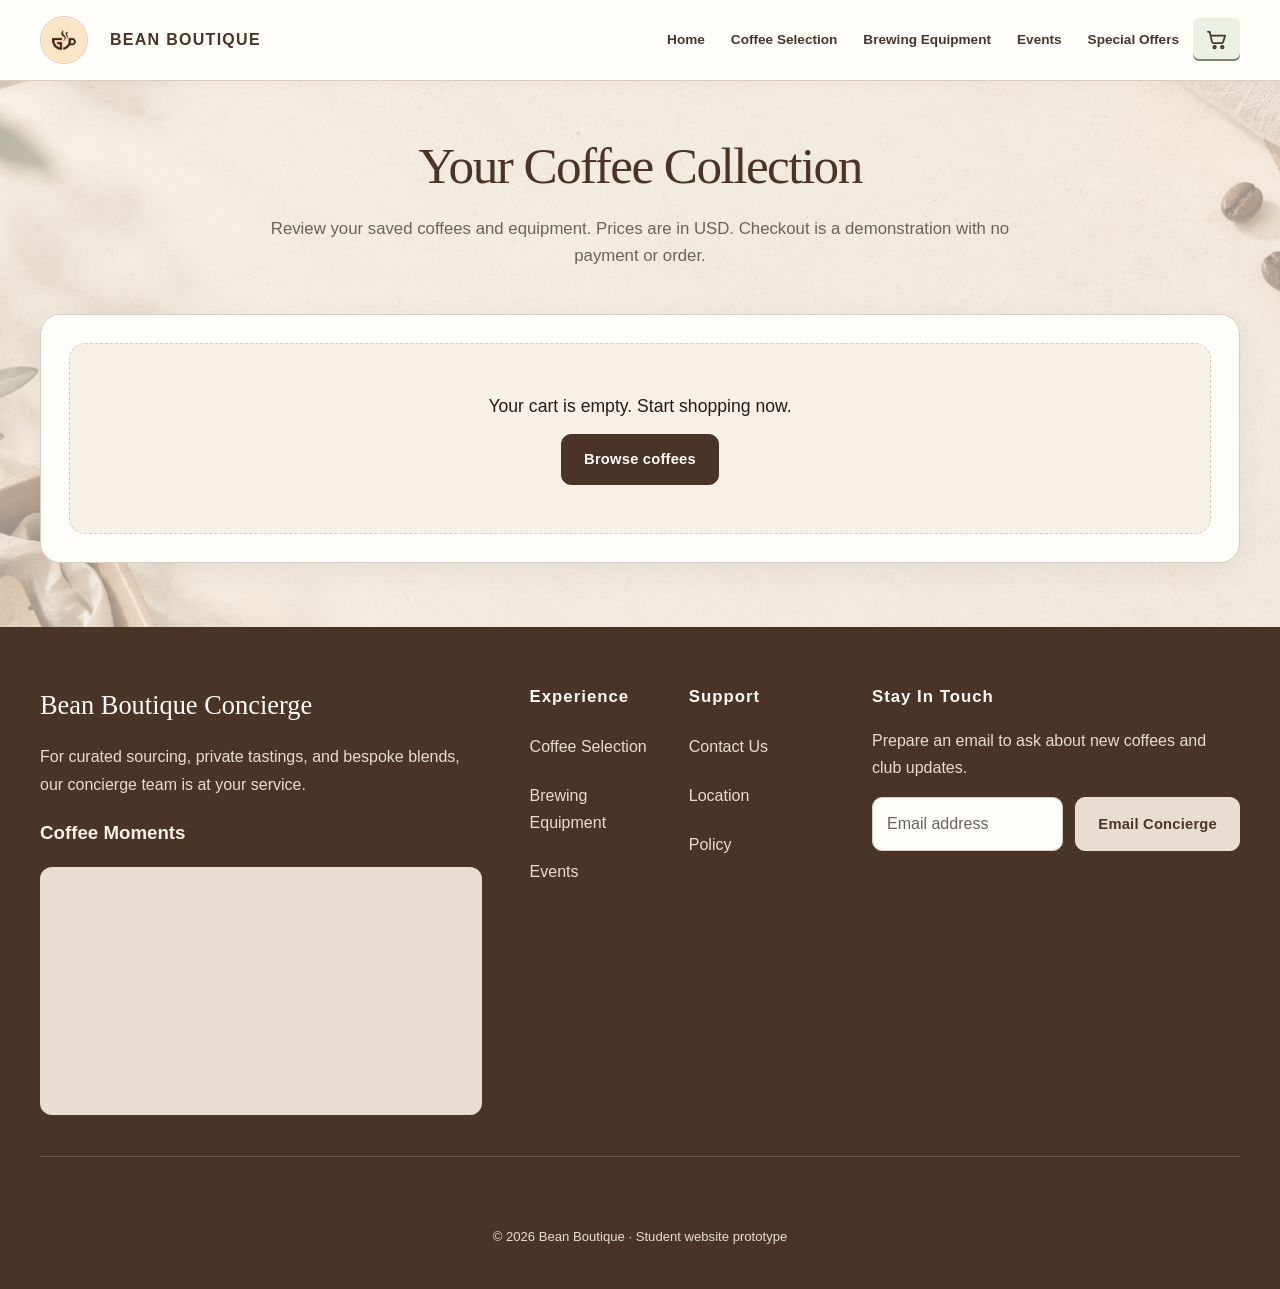
<file: shoppingcart.html>
<!doctype html>
<html lang="en">
  <head>
    <meta charset="utf-8" />
    <meta content="width=device-width, initial-scale=1.0" name="viewport" />
    <title>Shopping Cart | Bean Boutique</title>
    <link href="style.css" rel="stylesheet" />
    <meta
      content="Shopping Cart at Bean Boutique: discover coffees, brewing tools and workshops in our interactive shop prototype."
      name="description"
    />
    <script defer src="script.js"></script>
  </head>
  <body class="page-shoppingcart">
    <a class="skip-link" href="#main-content"> Skip to main content </a>
    <header class="site-header">
      <div class="logo-container">
        <a href="home.html">
          <img
            alt="Bean Boutique home"
            src="image/a3933b448409cd6f92fd5e239f0c9370.jpg"
          />
        </a>
      </div>
      <div class="logo">
        <a href="home.html"> Bean Boutique </a>
      </div>
      <nav aria-label="Main navigation" class="hamburger-nav">
        <button
          aria-controls="nav-menu"
          aria-expanded="false"
          aria-label="Open navigation menu"
          class="hamburger"
          type="button"
        >
          <span class="bar"> </span>
          <span class="bar"> </span>
          <span class="bar"> </span>
        </button>
        <ul class="nav-menu" id="nav-menu">
          <li>
            <a href="home.html"> Home </a>
          </li>
          <li>
            <a href="coffee_selection.html"> Coffee Selection </a>
          </li>
          <li>
            <a href="BrewingEquipment.html"> Brewing Equipment </a>
          </li>
          <li>
            <a href="event.html"> Events </a>
          </li>
          <li>
            <a href="specialoffer.html"> Special Offers </a>
          </li>
          <li>
            <a aria-current="page" aria-label="Shopping Cart" class="cart-link" href="shoppingcart.html">
              <svg
                aria-hidden="true"
                class="cart-icon"
                fill="none"
                viewBox="0 0 24 24"
                xmlns="http://www.w3.org/2000/svg"
              >
                <path d="M3 4h2l2.2 10.2a2 2 0 0 0 2 1.6h7.9a2 2 0 0 0 1.9-1.4L21 8H7"></path>
                <circle cx="10" cy="20" r="1.3"></circle>
                <circle cx="18" cy="20" r="1.3"></circle>
              </svg>
              <span class="cart-label">Shopping Cart</span>
              <span
                aria-live="polite"
                class="cart-counter hidden"
                role="status"
              >
                0
              </span>
            </a>
          </li>
        </ul>
      </nav>
    </header>
    <main id="main-content" tabindex="-1">
      <section aria-label="Your shopping cart" class="page-header">
        <h1>Your Coffee Collection</h1>
        <p>
          Review your saved coffees and equipment. Prices are in USD. Checkout
          is a demonstration with no payment or order.
        </p>
      </section>
      <div class="shopping-cart" id="shopping-cart">
        <div class="cart-empty" id="cart-empty">
          Your cart is empty. Start shopping now.
          <div class="empty-cta">
            <a href="coffee_selection.html"> Browse coffees </a>
          </div>
        </div>
        <div class="cart-items" id="cart-items"></div>
        <div class="cart-summary hidden" id="cart-summary"></div>
      </div>
    </main>
    <div
      aria-labelledby="receiptModalTitle"
      aria-modal="true"
      class="modal"
      hidden
      id="receiptModal"
      role="dialog"
      tabindex="-1"
    >
      <div class="modal-dialog receipt-modal">
        <button
          aria-label="Close dialog"
          class="modal-close"
          data-close-dialog
          type="button"
        >
          &times;
        </button>
        <div class="receipt-header">
          <h2 class="receipt-title" id="receiptModalTitle">Demo Checkout</h2>
        </div>
        <div class="modal-body">
          <div id="receiptContent">
            <div class="receipt-items" id="receiptItems"></div>
            <div class="receipt-payment">
              <h3>Preferred payment method (demo)</h3>
              <div class="payment-options">
                <button
                  aria-pressed="false"
                  class="payment-option"
                  data-method="cash"
                  type="button"
                >
                  Cash
                </button>
                <button
                  aria-pressed="false"
                  class="payment-option"
                  data-method="online"
                  type="button"
                >
                  Online Payment
                </button>
              </div>
              <div
                class="payment-alert-card"
                hidden
                id="paymentAlertCard"
                role="alert"
              >
                Please select a payment method before confirming.
              </div>
            </div>
          </div>
          <div class="success-message" hidden id="successMessage">
            <div class="success-icon">&checkmark;</div>
            <h3>Demo completed</h3>
            <p>
              No payment was taken and no order was placed. Your cart stays
              saved for a future purchase.
            </p>
            <p class="payment-method">
              Payment Method:
              <span id="selectedMethod"> </span>
            </p>
          </div>
        </div>
        <div class="receipt-confirm">
          <button
            class="btn-confirm"
            data-action="checkout-confirm"
            type="button"
          >
            Complete Demo Checkout
          </button>
        </div>
      </div>
    </div>
    <footer aria-label="Luxury concierge footer" class="luxury-footer">
      <div class="footer-grid">
        <div class="footer-brand">
          <h2>Bean Boutique Concierge</h2>
          <p>
            For curated sourcing, private tastings, and bespoke blends, our
            concierge team is at your service.
          </p>
          <div class="footer-video">
            <h3>Coffee Moments</h3>
            <iframe
              allow="
                accelerometer;
                autoplay;
                clipboard-write;
                encrypted-media;
                gyroscope;
                picture-in-picture;
                web-share;
              "
              allowfullscreen
              loading="lazy"
              src="https://www.youtube.com/embed/wFut2zYOT7k?si=kW81jgtr7HmxKUh"
              title="Coffee video supplied with the original project"
            >
            </iframe>
          </div>
        </div>
        <div class="footer-links">
          <div>
            <h3>Experience</h3>
            <ul>
              <li>
                <a href="coffee_selection.html"> Coffee Selection </a>
              </li>
              <li>
                <a href="BrewingEquipment.html"> Brewing Equipment </a>
              </li>
              <li>
                <a href="event.html"> Events </a>
              </li>
            </ul>
          </div>
          <div>
            <h3>Support</h3>
            <ul>
              <li>
                <a data-open="contactPanel" href="#contactPanel">
                  Contact Us
                </a>
              </li>
              <li>
                <a data-open="locationPanel" href="#locationPanel">
                  Location
                </a>
              </li>
              <li>
                <a data-open="policyPanel" href="#policyPanel"> Policy </a>
              </li>
            </ul>
          </div>
        </div>
        <div class="footer-contact">
          <h3>Stay In Touch</h3>
          <p>Prepare an email to ask about new coffees and club updates.</p>
          <form
            action="mailto:pyae.2255phk@gmail.com"
            class="footer-form"
            enctype="text/plain"
            id="footerContactForm"
            method="post"
          >
            <label class="visually-hidden" for="footerContactForm-email">
              Email address
            </label>
            <input
              autocomplete="email"
              id="footerContactForm-email"
              maxlength="254"
              name="email"
              placeholder="Email address"
              required
              type="email"
            />
            <button class="btn footer-btn" type="submit">
              Email Concierge
            </button>
          </form>
        </div>
      </div>
      <div class="footer-bottom">
        <p>&copy; 2026 Bean Boutique &middot; Student website prototype</p>
      </div>
    </footer>
    <div class="panel-backdrop" hidden id="panelBackdrop"></div>
    <div
      aria-labelledby="contactPanelTitle"
      aria-modal="true"
      class="slide-panel"
      hidden
      id="contactPanel"
      role="dialog"
      tabindex="-1"
    >
      <div class="slide-panel-header">
        <h2 class="slide-panel-title" id="contactPanelTitle">Contact Us</h2>
        <button
          aria-label="Close contact panel"
          class="slide-panel-close"
          data-close-dialog
          type="button"
        >
          &times;
        </button>
      </div>
      <div class="slide-panel-content">
        <h3>Get in Touch</h3>
        <p>
          Email:
          <a href="mailto:pyae.2255phk@gmail.com"> pyae.2255phk@gmail.com </a>
        </p>
        <p>Send us a question about coffee, brewing equipment or an event.</p>
        <h3>Our selected venue</h3>
        <p>
          Strategy First College &ndash; Yangon Teaching Centre 1
          <br />
          Myaynigone, Yangon, Myanmar
        </p>
        <button class="btn-secondary" data-open="locationPanel" type="button">
          View location
        </button>
      </div>
    </div>
    <div
      aria-labelledby="locationPanelTitle"
      aria-modal="true"
      class="slide-panel"
      hidden
      id="locationPanel"
      role="dialog"
      tabindex="-1"
    >
      <div class="slide-panel-header">
        <h2 class="slide-panel-title" id="locationPanelTitle">Our Location</h2>
        <button
          aria-label="Close location panel"
          class="slide-panel-close"
          data-close-dialog
          type="button"
        >
          &times;
        </button>
      </div>
      <div class="slide-panel-content">
        <h3>Strategy First Myaynigone</h3>
        <p>
          Strategy First College &ndash; Yangon Teaching Centre 1
          <br />
          Myaynigone, Yangon, Myanmar
        </p>
        <p>
          The venue selected for this student prototype. Please confirm
          attendance and venue availability by email before travelling.
        </p>
        <div class="footer-locations">
          <iframe
            allowfullscreen
            class="map-iframe"
            loading="lazy"
            referrerpolicy="strict-origin-when-cross-origin"
            src="https://www.google.com/maps/embed?pb=!1m18!1m12!1m3!1d5611.467732973025!2d96.13290718615393!3d16.802293475314606!2m3!1f0!2f0!3f0!3m2!1i1024!2i768!4f13.1!3m3!1m2!1s0x30c1eb43fa921d1f%3A0xcd0eb4c146c271bd!2sStrategy%20First%20College%20-%20Yangon%20Teaching%20Centre%201!5e0!3m2!1sen!2smm!4v1789392054840!5m2!1sen!2smm"
            title="Map of Strategy First College, Myaynigone, Yangon"
          >
          </iframe>
        </div>
      </div>
    </div>
    <div
      aria-labelledby="policyPanelTitle"
      aria-modal="true"
      class="slide-panel"
      hidden
      id="policyPanel"
      role="dialog"
      tabindex="-1"
    >
      <div class="slide-panel-header">
        <h2 class="slide-panel-title" id="policyPanelTitle">Policies</h2>
        <button
          aria-label="Close policy panel"
          class="slide-panel-close"
          data-close-dialog
          type="button"
        >
          &times;
        </button>
      </div>
      <div class="slide-panel-content">
        <h3>Your information</h3>
        <p>
          Registration and concierge forms prepare an email to
          pyae.2255phk@gmail.com. Review it and press Send in your email app. A
          draft is not a confirmed booking.
        </p>
        <p>
          Cart items, favourites and demo offer choices are saved in this
          browser. Registration details are not saved in browser storage. Google
          Maps and YouTube are third-party embeds and may receive connection
          information when loaded.
        </p>
        <h3>Orders and subscriptions</h3>
        <p>
          Prices, promotions, delivery plans and event dates are illustrative.
          Checkout is a demonstration: no payment is collected, no order is
          placed and no subscription is started.
        </p>
        <h3>Discounts</h3>
        <p>
          The welcome offer takes up to $10 off merchandise. The member offer
          takes 5% off merchandise. Choose one offer per cart; discounts never
          exceed the subtotal. Eligibility is simulated on this device.
        </p>
      </div>
    </div>
    <div
      aria-labelledby="emailTitle"
      aria-modal="true"
      class="modal"
      hidden
      id="emailModal"
      role="dialog"
      tabindex="-1"
    >
      <div class="modal-dialog">
        <button
          aria-label="Close email draft"
          class="modal-close"
          data-close-dialog
          type="button"
        >
          &times;
        </button>
        <h2 class="modal-title" id="emailTitle">Your email draft</h2>
        <p class="modal-subtitle">
          To:
          <a href="mailto:pyae.2255phk@gmail.com"> pyae.2255phk@gmail.com </a>
        </p>
        <p class="modal-note">
          Open your email app, review the draft and press Send. Your request is
          confirmed only when the organiser replies.
        </p>
        <label class="draft-label" for="emailDraft"> Draft message </label>
        <textarea
          class="email-draft"
          id="emailDraft"
          readonly
          rows="9"
        ></textarea>
        <div class="draft-actions">
          <a
            class="btn-primary"
            href="mailto:pyae.2255phk@gmail.com"
            id="openEmail"
          >
            Open email app
          </a>
          <button class="btn-secondary" id="copyEmail" type="button">
            Copy draft
          </button>
        </div>
        <p class="status" id="emailStatus" role="status"></p>
      </div>
    </div>
    <p
      aria-atomic="true"
      aria-live="polite"
      class="toast"
      id="siteStatus"
      role="status"
    ></p>
    <p class="storage-notice" hidden id="storageNotice" role="status"></p>
    <noscript>
      <p class="noscript-note">
        Enable JavaScript to use cart, search and registration forms. You can
        also contact
        <a href="mailto:pyae.2255phk@gmail.com"> pyae.2255phk@gmail.com </a>
        .
      </p>
    </noscript>
  </body>
</html>
</file>
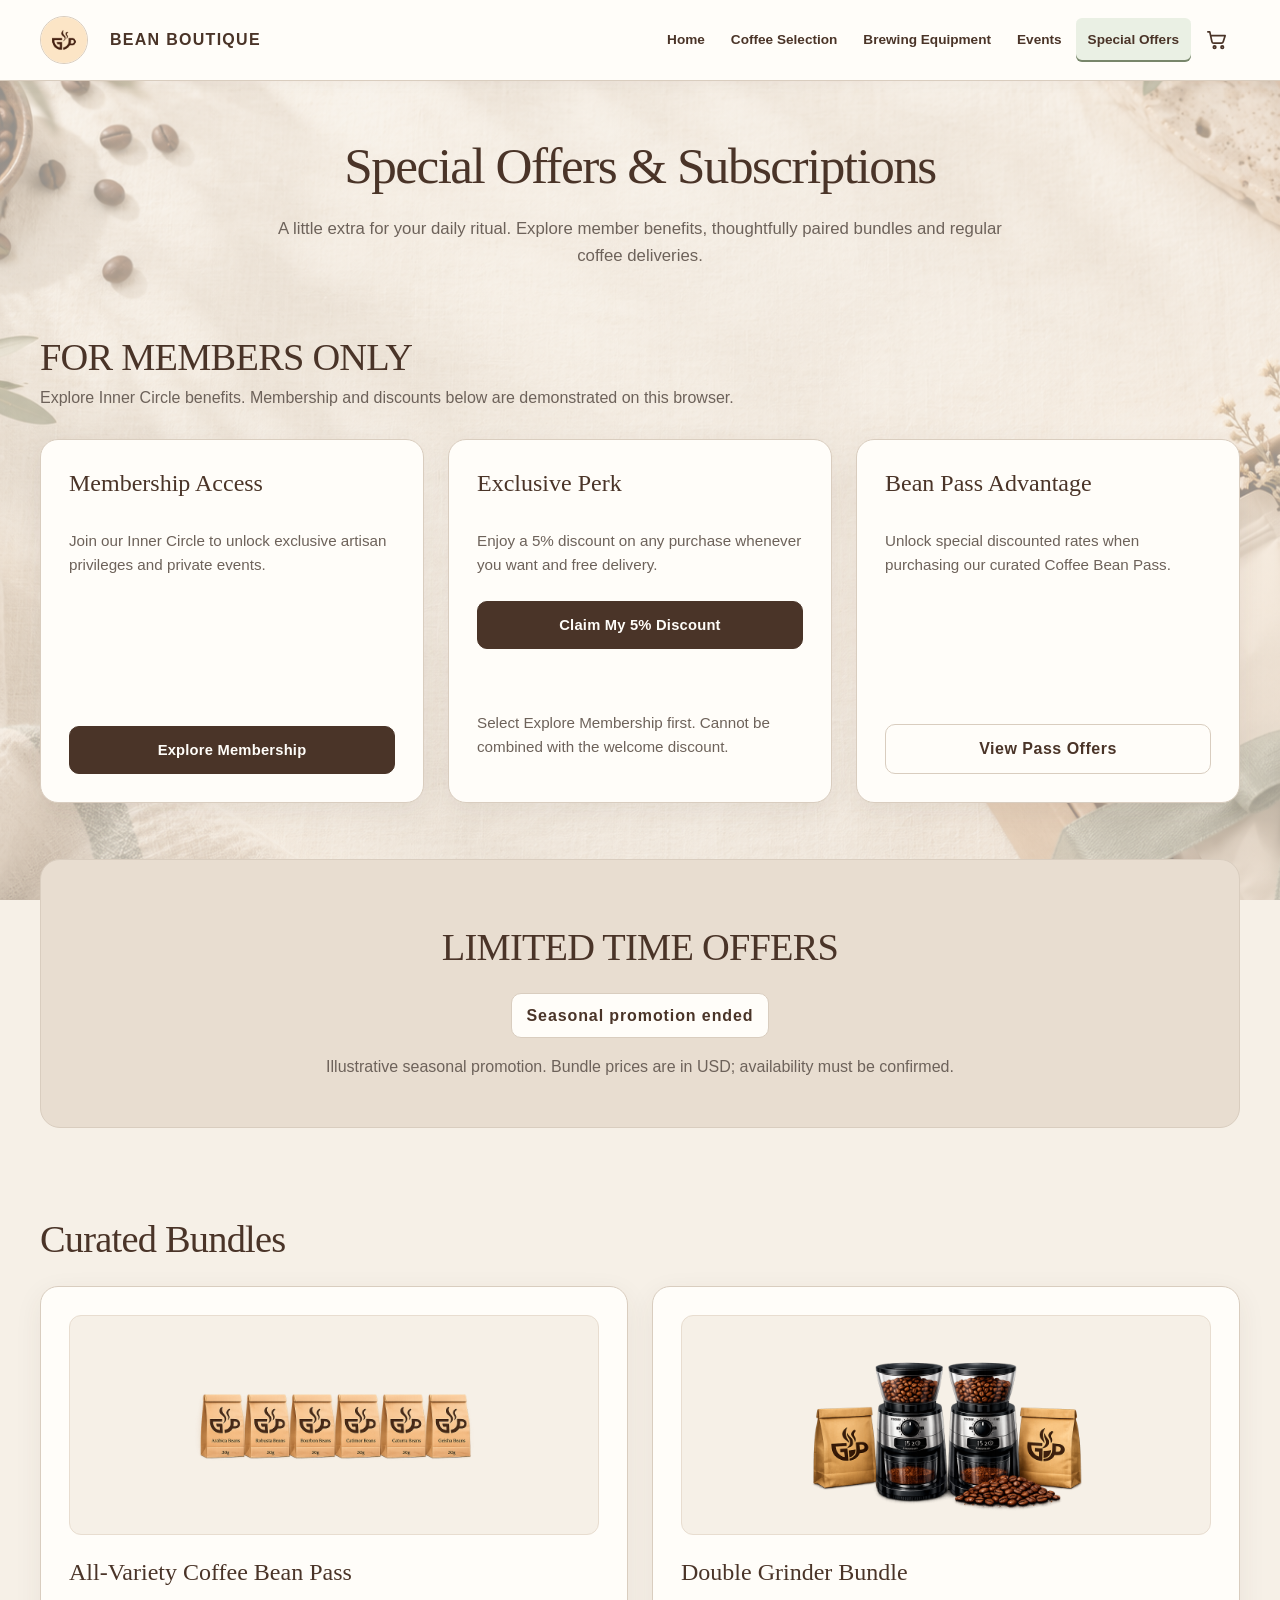
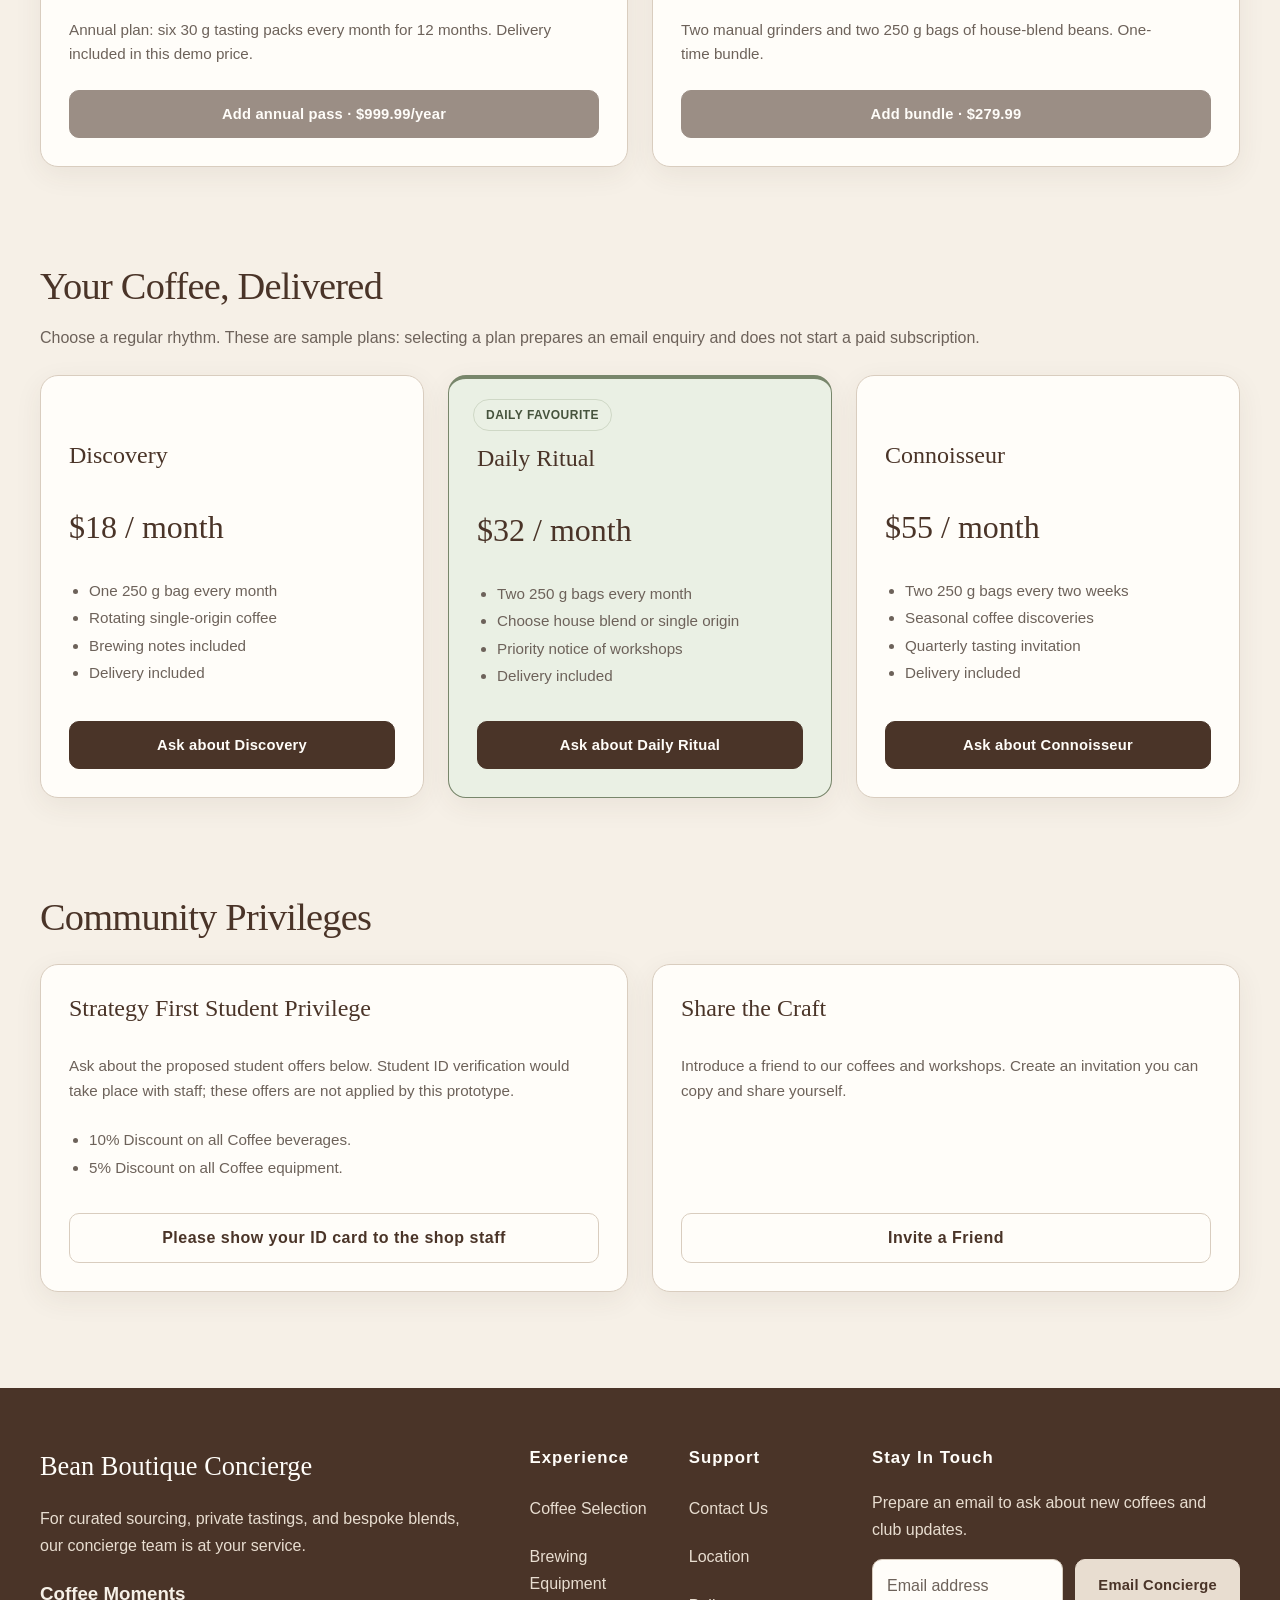
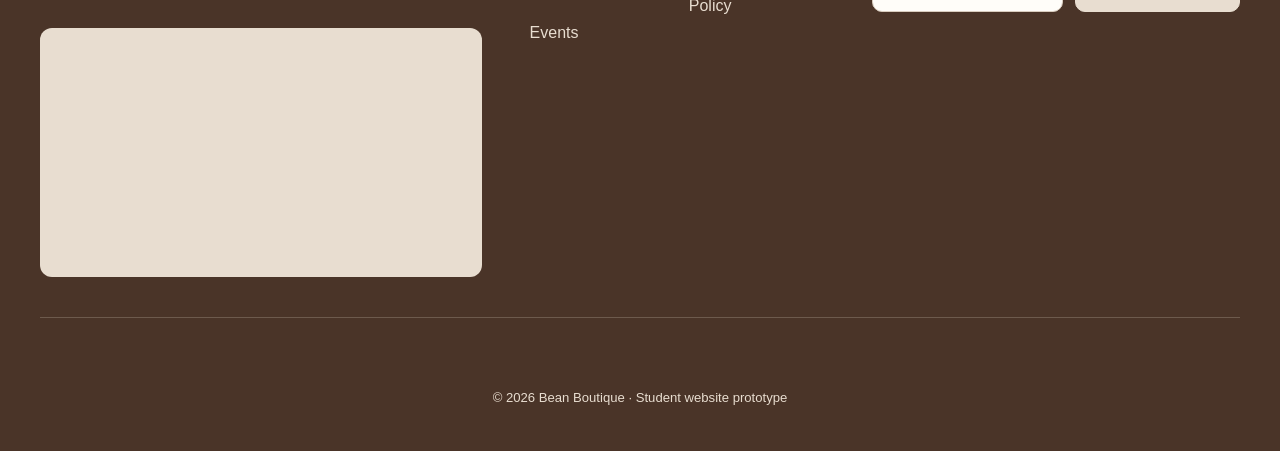
<file: specialoffer.html>
<!doctype html>
<html lang="en">
  <head>
    <meta charset="utf-8" />
    <meta content="width=device-width, initial-scale=1.0" name="viewport" />
    <title>Special Offers &amp; Subscriptions | Bean Boutique</title>
    <link href="style.css" rel="stylesheet" />
    <meta
      content="Special Offers &amp; Subscriptions at Bean Boutique: discover coffees, brewing tools and workshops in our interactive shop prototype."
      name="description"
    />
    <script defer src="script.js"></script>
  </head>
  <body class="page-specialoffer">
    <a class="skip-link" href="#main-content"> Skip to main content </a>
    <header class="site-header">
      <div class="logo-container">
        <a href="home.html">
          <img
            alt="Bean Boutique home"
            src="image/a3933b448409cd6f92fd5e239f0c9370.jpg"
          />
        </a>
      </div>
      <div class="logo">
        <a href="home.html"> Bean Boutique </a>
      </div>
      <nav aria-label="Main navigation" class="hamburger-nav">
        <button
          aria-controls="nav-menu"
          aria-expanded="false"
          aria-label="Open navigation menu"
          class="hamburger"
          type="button"
        >
          <span class="bar"> </span>
          <span class="bar"> </span>
          <span class="bar"> </span>
        </button>
        <ul class="nav-menu" id="nav-menu">
          <li>
            <a href="home.html"> Home </a>
          </li>
          <li>
            <a href="coffee_selection.html"> Coffee Selection </a>
          </li>
          <li>
            <a href="BrewingEquipment.html"> Brewing Equipment </a>
          </li>
          <li>
            <a href="event.html"> Events </a>
          </li>
          <li>
            <a aria-current="page" href="specialoffer.html"> Special Offers </a>
          </li>
          <li>
            <a aria-label="Shopping Cart" class="cart-link" href="shoppingcart.html">
              <svg
                aria-hidden="true"
                class="cart-icon"
                fill="none"
                viewBox="0 0 24 24"
                xmlns="http://www.w3.org/2000/svg"
              >
                <path d="M3 4h2l2.2 10.2a2 2 0 0 0 2 1.6h7.9a2 2 0 0 0 1.9-1.4L21 8H7"></path>
                <circle cx="10" cy="20" r="1.3"></circle>
                <circle cx="18" cy="20" r="1.3"></circle>
              </svg>
              <span class="cart-label">Shopping Cart</span>
              <span
                aria-live="polite"
                class="cart-counter hidden"
                role="status"
              >
                0
              </span>
            </a>
          </li>
        </ul>
      </nav>
    </header>
    <main class="shop-wrapper" id="main-content" tabindex="-1">
      <section aria-label="Special offers" class="page-header">
        <h1>Special Offers &amp; Subscriptions</h1>
        <p>
          A little extra for your daily ritual. Explore member benefits,
          thoughtfully paired bundles and regular coffee deliveries.
        </p>
      </section>
      <section
        aria-label="The Inner Circle"
        class="page-section"
        id="inner-circle"
      >
        <div class="section-heading">
          <h2>FOR MEMBERS ONLY</h2>
          <p>
            Explore Inner Circle benefits. Membership and discounts below are
            demonstrated on this browser.
          </p>
        </div>
        <div class="card-grid grid-3">
          <article class="cards1">
            <h3 class="hee">Membership Access</h3>
            <p>
              Join our Inner Circle to unlock exclusive artisan privileges and
              private events.
            </p>
            <button
              class="btn-primary"
              data-action="membership"
              id="join-family"
              type="button"
            >
              Explore Membership
            </button>
          </article>
          <article class="cards1">
            <h3 class="hee">Exclusive Perk</h3>
            <p>
              Enjoy a 5% discount on any purchase whenever you want and free
              delivery.
            </p>
            <button
              class="btn-primary"
              data-action="discount"
              id="claim-discount"
              type="button"
            >
              Claim My 5% Discount
            </button>
            <p class="status" id="discount-status" role="status"></p>
            <p class="note">
              Select Explore Membership first. Cannot be combined with the
              welcome discount.
            </p>
          </article>
          <article class="cards1">
            <h3 class="hee">Bean Pass Advantage</h3>
            <p>
              Unlock special discounted rates when purchasing our curated Coffee
              Bean Pass.
            </p>
            <button class="btn-secondary" data-action="view-pass" type="button">
              View Pass Offers
            </button>
          </article>
        </div>
      </section>
      <section
        aria-label="Seasonal offers"
        class="page-section countdown"
        id="limited-offers"
      >
        <h2>LIMITED TIME OFFERS</h2>
        <div
          class="timer"
          data-deadline="2026-11-30T23:59:59+06:30"
          id="countdown-timer"
        >
          Seasonal offers end 30 November 2026
        </div>
        <p>
          Illustrative seasonal promotion. Bundle prices are in USD;
          availability must be confirmed.
        </p>
      </section>
      <section
        aria-label="Curated bundles"
        class="page-section"
        id="curated-bundles"
      >
        <h2>Curated Bundles</h2>
        <div class="card-grid grid-2">
          <article class="cards1">
            <img
              alt="Premium coffee beans"
              class="product-img"
              src="image/gcoffeepacka.png"
            />
            <h3>All-Variety Coffee Bean Pass</h3>
            <p>
              Annual plan: six 30 g tasting packs every month for 12 months.
              Delivery included in this demo price.
            </p>
            <button class="btn-primary" data-add="bean-pass" type="button">
              Add annual pass &middot; $999.99/year
            </button>
          </article>
          <article class="cards1">
            <img
              alt="Double Grinder Bundle"
              class="product-img"
              src="image/Twocoffeegrinders150.png"
            />
            <h3>Double Grinder Bundle</h3>
            <p>
              Two manual grinders and two 250 g bags of house-blend beans.
              One-time bundle.
            </p>
            <button class="btn-primary" data-add="grinder-duo" type="button">
              Add bundle &middot; $279.99
            </button>
          </article>
        </div>
      </section>
      <section
        aria-labelledby="subscriptionHeading"
        class="page-section"
        id="subscriptions"
      >
        <h2 id="subscriptionHeading">Your Coffee, Delivered</h2>
        <p>
          Choose a regular rhythm. These are sample plans: selecting a plan
          prepares an email enquiry and does not start a paid subscription.
        </p>
        <div class="card-grid grid-3">
          <article class="cards1">
            <h3>Discovery</h3>
            <p class="tier-price">$18 / month</p>
            <ul>
              <li>One 250 g bag every month</li>
              <li>Rotating single-origin coffee</li>
              <li>Brewing notes included</li>
              <li>Delivery included</li>
            </ul>
            <button
              class="btn-primary"
              data-plan="Discovery &mdash; $18/month, one 250 g bag monthly"
              type="button"
            >
              Ask about Discovery
            </button>
          </article>
          <article class="cards1 featured-plan">
            <span class="event-tag"> Daily favourite </span>
            <h3>Daily Ritual</h3>
            <p class="tier-price">$32 / month</p>
            <ul>
              <li>Two 250 g bags every month</li>
              <li>Choose house blend or single origin</li>
              <li>Priority notice of workshops</li>
              <li>Delivery included</li>
            </ul>
            <button
              class="btn-primary"
              data-plan="Daily Ritual &mdash; $32/month, two 250 g bags monthly"
              type="button"
            >
              Ask about Daily Ritual
            </button>
          </article>
          <article class="cards1">
            <h3>Connoisseur</h3>
            <p class="tier-price">$55 / month</p>
            <ul>
              <li>Two 250 g bags every two weeks</li>
              <li>Seasonal coffee discoveries</li>
              <li>Quarterly tasting invitation</li>
              <li>Delivery included</li>
            </ul>
            <button
              class="btn-primary"
              data-plan="Connoisseur &mdash; $55/month, two 250 g bags every two weeks"
              type="button"
            >
              Ask about Connoisseur
            </button>
          </article>
        </div>
      </section>
      <section
        aria-label="The Legacy Tier"
        class="page-section"
        id="legacy-tier"
      >
        <h2>Community Privileges</h2>
        <div class="card-grid grid-2">
          <article class="cards1">
            <h3>Strategy First Student Privilege</h3>
            <p>
              Ask about the proposed student offers below. Student ID
              verification would take place with staff; these offers are not
              applied by this prototype.
            </p>
            <ul>
              <li>10% Discount on all Coffee beverages.</li>
              <li>5% Discount on all Coffee equipment.</li>
            </ul>
            <button
              class="btn-secondary"
              data-action="student-info"
              type="button"
            >
              Please show your ID card to the shop staff
            </button>
          </article>
          <article class="cards1">
            <h3>Share the Craft</h3>
            <p>
              Introduce a friend to our coffees and workshops. Create an
              invitation you can copy and share yourself.
            </p>
            <button class="btn-secondary" data-action="invite" type="button">
              Invite a Friend
            </button>
          </article>
        </div>
      </section>
    </main>
    <div
      aria-labelledby="offerModalTitle"
      aria-modal="true"
      class="offer-modal"
      hidden
      id="offerModal"
      role="dialog"
      tabindex="-1"
    >
      <div class="offer-modal-content">
        <button
          aria-label="Close dialog"
          class="offer-modal-close"
          data-close-dialog
          type="button"
        >
          &times;
        </button>
        <h3 id="offerModalTitle">Special Offer</h3>
        <p id="offerModalText"></p>
      </div>
    </div>
    <footer aria-label="Luxury concierge footer" class="luxury-footer">
      <div class="footer-grid">
        <div class="footer-brand">
          <h2>Bean Boutique Concierge</h2>
          <p>
            For curated sourcing, private tastings, and bespoke blends, our
            concierge team is at your service.
          </p>
          <div class="footer-video">
            <h3>Coffee Moments</h3>
            <iframe
              allow="
                accelerometer;
                autoplay;
                clipboard-write;
                encrypted-media;
                gyroscope;
                picture-in-picture;
                web-share;
              "
              allowfullscreen
              loading="lazy"
              src="https://www.youtube.com/embed/wFut2zYOT7k?si=kW81jgtr7HmxKUh"
              title="Coffee video supplied with the original project"
            >
            </iframe>
          </div>
        </div>
        <div class="footer-links">
          <div>
            <h3>Experience</h3>
            <ul>
              <li>
                <a href="coffee_selection.html"> Coffee Selection </a>
              </li>
              <li>
                <a href="BrewingEquipment.html"> Brewing Equipment </a>
              </li>
              <li>
                <a href="event.html"> Events </a>
              </li>
            </ul>
          </div>
          <div>
            <h3>Support</h3>
            <ul>
              <li>
                <a data-open="contactPanel" href="#contactPanel">
                  Contact Us
                </a>
              </li>
              <li>
                <a data-open="locationPanel" href="#locationPanel">
                  Location
                </a>
              </li>
              <li>
                <a data-open="policyPanel" href="#policyPanel"> Policy </a>
              </li>
            </ul>
          </div>
        </div>
        <div class="footer-contact">
          <h3>Stay In Touch</h3>
          <p>Prepare an email to ask about new coffees and club updates.</p>
          <form
            action="mailto:pyae.2255phk@gmail.com"
            class="footer-form"
            enctype="text/plain"
            id="footerContactForm"
            method="post"
          >
            <label class="visually-hidden" for="footerContactForm-email">
              Email address
            </label>
            <input
              autocomplete="email"
              id="footerContactForm-email"
              maxlength="254"
              name="email"
              placeholder="Email address"
              required
              type="email"
            />
            <button class="btn footer-btn" type="submit">
              Email Concierge
            </button>
          </form>
        </div>
      </div>
      <div class="footer-bottom">
        <p>&copy; 2026 Bean Boutique &middot; Student website prototype</p>
      </div>
    </footer>
    <div class="panel-backdrop" hidden id="panelBackdrop"></div>
    <div
      aria-labelledby="contactPanelTitle"
      aria-modal="true"
      class="slide-panel"
      hidden
      id="contactPanel"
      role="dialog"
      tabindex="-1"
    >
      <div class="slide-panel-header">
        <h2 class="slide-panel-title" id="contactPanelTitle">Contact Us</h2>
        <button
          aria-label="Close contact panel"
          class="slide-panel-close"
          data-close-dialog
          type="button"
        >
          &times;
        </button>
      </div>
      <div class="slide-panel-content">
        <h3>Get in Touch</h3>
        <p>
          Email:
          <a href="mailto:pyae.2255phk@gmail.com"> pyae.2255phk@gmail.com </a>
        </p>
        <p>Send us a question about coffee, brewing equipment or an event.</p>
        <h3>Our selected venue</h3>
        <p>
          Strategy First College &ndash; Yangon Teaching Centre 1
          <br />
          Myaynigone, Yangon, Myanmar
        </p>
        <button class="btn-secondary" data-open="locationPanel" type="button">
          View location
        </button>
      </div>
    </div>
    <div
      aria-labelledby="locationPanelTitle"
      aria-modal="true"
      class="slide-panel"
      hidden
      id="locationPanel"
      role="dialog"
      tabindex="-1"
    >
      <div class="slide-panel-header">
        <h2 class="slide-panel-title" id="locationPanelTitle">Our Location</h2>
        <button
          aria-label="Close location panel"
          class="slide-panel-close"
          data-close-dialog
          type="button"
        >
          &times;
        </button>
      </div>
      <div class="slide-panel-content">
        <h3>Strategy First Myaynigone</h3>
        <p>
          Strategy First College &ndash; Yangon Teaching Centre 1
          <br />
          Myaynigone, Yangon, Myanmar
        </p>
        <p>
          The venue selected for this student prototype. Please confirm
          attendance and venue availability by email before travelling.
        </p>
        <div class="footer-locations">
          <iframe
            allowfullscreen
            class="map-iframe"
            loading="lazy"
            referrerpolicy="strict-origin-when-cross-origin"
            src="https://www.google.com/maps/embed?pb=!1m18!1m12!1m3!1d5611.467732973025!2d96.13290718615393!3d16.802293475314606!2m3!1f0!2f0!3f0!3m2!1i1024!2i768!4f13.1!3m3!1m2!1s0x30c1eb43fa921d1f%3A0xcd0eb4c146c271bd!2sStrategy%20First%20College%20-%20Yangon%20Teaching%20Centre%201!5e0!3m2!1sen!2smm!4v1789392054840!5m2!1sen!2smm"
            title="Map of Strategy First College, Myaynigone, Yangon"
          >
          </iframe>
        </div>
      </div>
    </div>
    <div
      aria-labelledby="policyPanelTitle"
      aria-modal="true"
      class="slide-panel"
      hidden
      id="policyPanel"
      role="dialog"
      tabindex="-1"
    >
      <div class="slide-panel-header">
        <h2 class="slide-panel-title" id="policyPanelTitle">Policies</h2>
        <button
          aria-label="Close policy panel"
          class="slide-panel-close"
          data-close-dialog
          type="button"
        >
          &times;
        </button>
      </div>
      <div class="slide-panel-content">
        <h3>Your information</h3>
        <p>
          Registration and concierge forms prepare an email to
          pyae.2255phk@gmail.com. Review it and press Send in your email app. A
          draft is not a confirmed booking.
        </p>
        <p>
          Cart items, favourites and demo offer choices are saved in this
          browser. Registration details are not saved in browser storage. Google
          Maps and YouTube are third-party embeds and may receive connection
          information when loaded.
        </p>
        <h3>Orders and subscriptions</h3>
        <p>
          Prices, promotions, delivery plans and event dates are illustrative.
          Checkout is a demonstration: no payment is collected, no order is
          placed and no subscription is started.
        </p>
        <h3>Discounts</h3>
        <p>
          The welcome offer takes up to $10 off merchandise. The member offer
          takes 5% off merchandise. Choose one offer per cart; discounts never
          exceed the subtotal. Eligibility is simulated on this device.
        </p>
      </div>
    </div>
    <div
      aria-labelledby="emailTitle"
      aria-modal="true"
      class="modal"
      hidden
      id="emailModal"
      role="dialog"
      tabindex="-1"
    >
      <div class="modal-dialog">
        <button
          aria-label="Close email draft"
          class="modal-close"
          data-close-dialog
          type="button"
        >
          &times;
        </button>
        <h2 class="modal-title" id="emailTitle">Your email draft</h2>
        <p class="modal-subtitle">
          To:
          <a href="mailto:pyae.2255phk@gmail.com"> pyae.2255phk@gmail.com </a>
        </p>
        <p class="modal-note">
          Open your email app, review the draft and press Send. Your request is
          confirmed only when the organiser replies.
        </p>
        <label class="draft-label" for="emailDraft"> Draft message </label>
        <textarea
          class="email-draft"
          id="emailDraft"
          readonly
          rows="9"
        ></textarea>
        <div class="draft-actions">
          <a
            class="btn-primary"
            href="mailto:pyae.2255phk@gmail.com"
            id="openEmail"
          >
            Open email app
          </a>
          <button class="btn-secondary" id="copyEmail" type="button">
            Copy draft
          </button>
        </div>
        <p class="status" id="emailStatus" role="status"></p>
      </div>
    </div>
    <p
      aria-atomic="true"
      aria-live="polite"
      class="toast"
      id="siteStatus"
      role="status"
    ></p>
    <p class="storage-notice" hidden id="storageNotice" role="status"></p>
    <noscript>
      <p class="noscript-note">
        Enable JavaScript to use cart, search and registration forms. You can
        also contact
        <a href="mailto:pyae.2255phk@gmail.com"> pyae.2255phk@gmail.com </a>
        .
      </p>
    </noscript>
  </body>
</html>
</file>
<file: style.css>
.equipment-card {
  /* ...existing styles... */
  opacity: 1;
  transform: scale(1);
  transition:
    opacity 0.35s cubic-bezier(0.4, 0, 0.2, 1),
    transform 0.35s cubic-bezier(0.4, 0, 0.2, 1);
}

html,
body {
  width: 100%;
  height: 100%;
  margin: 0;
  padding: 0;
  font-family: "Segoe UI", sans-serif;
  background: #211a16;
  color: #211a16;
  box-sizing: border-box;
}
.site-header {
  background-size: auto;
  background-position: center;
  display: flex;
  justify-content: space-between;
  align-items: center;
  padding: 0.5rem 1rem;

  background-color: #352820;

  flex-wrap: wrap;
}
.logo-container img {
  width: 58px;
  height: 58px;
  border-radius: 50%;
}
.logo {
  font-size: 1.5rem;
  font-weight: bold;
  padding: 20px;
  text-align: center;
  margin-right: auto;
  letter-spacing: 2px;
  text-transform: uppercase;
}
.logo a {
  text-decoration: none;
  color: #d8cfc3;
}

.cta-arrow {
  width: 20px;
  height: 20px;
}
.nav-arrow {
  width: 24px;
  height: 24px;
}
.map-iframe {
  border: 0;
  width: 100%;
  height: 250px;
}
nav ul {
  list-style: none;
  display: flex;
  gap: 1rem;
  flex-wrap: wrap;
  padding: 0px;
  margin: 0px;
}
nav ul li a {
  text-decoration: none;
  color: #d8cfc3;
  padding: 0.5rem;
}
nav ul li a:hover {
  background-color: #211a16;
  color: #d8cfc3;
  border-radius: 5px;
}

.footer-video {
  margin-top: 1rem;
}
.footer-video h4 {
  margin: 0 0 0.5rem;
  color: #d8cfc3;
}
.footer-video iframe {
  width: 100%;
  height: 250px;
  border: 0;
}

.cup-part-top img {
  display: block;
  margin-left: 1000px;
  margin-top: 50px;
  width: 300px;
  animation: none;
  transform-origin: bottom center;
  position: relative;
  z-index: 2;
}

.cup__part--bottom img {
  display: block;
  margin-left: 1000px;
  margin-top: -160px;
  width: 300px;
}
.coffee-bean img {
  display: block;
  margin-left: 920px;
  margin-top: -530px;
  width: 250px;
  animation: none;
  transform-origin: bottom center;
  position: relative;
  z-index: 3;
}

.choco img {
  display: block;
  margin-left: 850px;
  margin-top: -500px;
  width: 500px;

  position: relative;
  z-index: 1;
}
.coffee-sack img {
  display: block;
  margin-left: 1150px;
  margin-top: -150px;
  width: 220px;
  position: relative;
  z-index: 4;
}
.shadow img {
  display: block;
  margin-left: 870px;
  margin-top: -250px;
  width: 600px;
  position: relative;
  z-index: 0;
}

.container {
  position: relative;
  width: 98%;
  height: 600px;
  border: 2px solid #211a16;
  box-shadow: 0px 10px 15px;
  margin: 50px auto;
  background-image: url("image/Woodensurfacebackg.png");
  background-size: cover;
  background-position: center;
  border-radius: 30px;
}

/* Special Offers page background color */
.page-header,
.page-section {
  background-color: #211a16;
}

.text {
  position: absolute;
  top: 50%;
  left: 30%;
  transform: translate(-50%, -50%);
  text-align: left;
  color: #d8cfc3;
  background-color: #211a16;
  padding: 20px;
  border-radius: 10px;
  width: 60%;
  z-index: 1;
}
.text .title {
  font-size: 3.5rem;
  margin-bottom: 10px;

  font-weight: bold;
  font-family: Georgia, "Times New Roman", Times, serif;
  background-size: 200%;
  margin-left: 0px;
  color: #d8cfc3;
}
/* ===== PREMIUM HERO SLIDER: SPLIT-VIEWPORT DESIGN ===== */
.hero-slider-wrapper {
  position: relative;
  width: 98%;
  height: 600px;
  margin: 50px auto;
  border-radius: 30px;
  overflow: hidden;
  box-shadow: 0 20px 60px rgba(0, 0, 0, 0.4);
  background: #211a16;
}

.hero-slider-container {
  position: relative;
  width: 100%;
  height: auto;
  display: grid;
}

.hero-slide {
  position: relative;
  width: 100%;
  height: auto;
  display: grid;
  grid-template-columns: 1fr 1fr;
  gap: 0;
  opacity: 0;
  transition: opacity 0.3s ease;
  pointer-events: none;
  grid-area: 1 / 1;
  min-height: 440px;
}

.hero-slide.active {
  opacity: 1;
  pointer-events: initial;
}

/* Left Viewport: Brand Narrative */
.hero-slide-left {
  display: flex;
  flex-direction: column;
  justify-content: flex-start;
  align-items: flex-start;
  padding: 5rem 5.5rem;
  background: linear-gradient(135deg, #211a16 0%, #352820 100%);
  position: relative;
  overflow: hidden;
}

.hero-slide-left::before {
  content: "";
  position: absolute;
  top: -50%;
  right: -50%;
  width: 400px;
  height: 400px;
  background: radial-gradient(
    circle,
    rgba(188, 170, 159, 0.08) 0%,
    transparent 70%
  );
  border-radius: 50%;
}

.slide-brand-narrative {
  position: relative;
  z-index: 2;
  max-width: 95%;
}

.slide-title {
  font-family: Georgia, "Times New Roman", serif;
  font-size: clamp(1.8rem, 3vw, 2.6rem);
  font-weight: 700;
  letter-spacing: 0;
  margin: 0 0 1.2rem 0;
  color: #fffdf9;
  text-transform: capitalize;
  line-height: 1.2;
}

.slide-subtitle {
  font-size: 1rem;
  line-height: 1.75;
  color: var(--muted);
  margin: 0 0 24px;
  max-width: 430px;
  font-weight: 400;
}

/* Hero CTA Button */
.hero-cta-button {
  display: inline-flex;
  align-items: center;
  gap: 0.8rem;
  padding: 12px 20px;
  border-radius: 10px;
  border: 1px solid #7a8b6f;
  background: rgba(188, 170, 159, 0.12);
  color: var(--text);
  text-decoration: none;
  font-weight: 700;
  font-size: 0.95rem;
  letter-spacing: 0;
  cursor: pointer;
  transition:
    background-color 0.2s,
    border-color 0.2s;
  position: relative;
  overflow: hidden;
  z-index: 3;
  min-height: 48px;
}

.hero-cta-button::before {
  content: none;
  position: absolute;
  top: 0;
  left: -100%;
  width: 100%;
  height: 100%;
  background: linear-gradient(
    90deg,
    transparent,
    rgba(255, 246, 234, 0.2),
    transparent
  );
  transition: left 0.5s ease;
}

.hero-cta-button:hover::before {
  left: 100%;
}

.hero-cta-button:hover {
  border-color: #f7f3ec;
  background: rgba(188, 170, 159, 0.25);
  color: #f7f3ec;
  transform: none;
}

.cta-arrow {
  display: inline-block;
  transition: transform 0.3s cubic-bezier(0.34, 1.56, 0.64, 1);
}

.hero-cta-button:hover .cta-arrow {
  transform: translateX(4px);
}

.hero-slide-right {
  display: flex;
  justify-content: center;
  align-items: center;
  padding: 24px;
  background: linear-gradient(135deg, #352820 0%, #211a16 100%);
  position: relative;
  min-width: 0;
}

.hero-slide-right::before {
  content: "";
  position: absolute;
  top: 0;
  left: 0;
  right: 0;
  bottom: 0;
  background: radial-gradient(
    circle at 70% 30%,
    rgba(188, 170, 159, 0.08) 0%,
    transparent 50%
  );
  pointer-events: none;
}

.hero-image-card {
  position: relative;
  width: 100%;
  max-width: 600px;
  height: 360px;
  border-radius: 16px;
  overflow: hidden;
  border: 1px solid #6f6258;
  box-shadow: var(--soft-shadow);
  transform: none;
  transition: none;
  margin: 0;
}

.hero-slide.active .hero-image-card {
  transform: scale(1);
  border-color: rgba(188, 170, 159, 0.5);
  box-shadow: var(--soft-shadow);
}

.hero-image {
  width: 100%;
  height: 100%;
  object-fit: cover;
  object-position: center;
}

.image-card-overlay {
  position: absolute;
  top: 0;
  left: 0;
  right: 0;
  bottom: 0;
  background: linear-gradient(
    135deg,
    rgba(188, 170, 159, 0.1) 0%,
    rgba(0, 0, 0, 0.15) 100%
  );
  pointer-events: none;
}

/* Navigation Arrows: Bidirectional Control */
/* Hero slider side controls */
.hero-slider-wrapper { position: relative; }
.hero-nav-arrow {
    position: absolute;
    top: 50%;
    transform: translateY(-50%);
    z-index: 20;
    display: flex;
    align-items: center;
    justify-content: center;
    width: 44px;
    height: 44px;
    min-width: 44px;
    min-height: 44px;
    padding: 0;
    border: 0;
    border-radius: 50%;
    background: transparent;
    color: #4A3428;
    box-shadow: none;
    cursor: pointer;
    transition: background-color .2s, color .2s;
}
.hero-nav-prev { left: 4px; }
.hero-nav-next { right: 4px; }
.hero-nav-arrow svg {
    width: 24px;
    height: 24px;
    stroke: currentColor;
    filter: drop-shadow(0 0 2px #FFFDF9);
}
.hero-nav-arrow:hover {
    background: rgba(255, 253, 249, .7);
    color: #4A3428;
}
.hero-nav-arrow:focus-visible {
    outline: 2px solid #4A3428;
    outline-offset: 2px;
    background: rgba(255, 253, 249, .85);
}
.slider-controls {
    position: static;
    display: flex;
    align-items: center;
    justify-content: center;
    padding: 10px 16px;
    border: 0;
    background: transparent;
}










/* Slide Indicators */
.hero-indicators {
  position: static;
  bottom: 2rem;
  left: 50%;
  transform: none;
  display: flex;
  gap: 4px;
  z-index: 10;
}

.offer-modal {
  position: fixed;
  inset: 0;
  background: rgba(0, 0, 0, 0.65);
  display: none;
  justify-content: center;
  align-items: center;
  z-index: 9999;
}

.offer-modal.show {
  display: flex;
}

.offer-modal-content {
  position: relative;
  background: #1b130f;
  border: 1px solid #d8cfc3;
  border-radius: 12px;
  padding: 1.5rem;
  max-width: 420px;
  width: 90%;
  box-shadow: 0 10px 30px rgba(0, 0, 0, 0.3);
  color: #f2e8dd;
}

.offer-modal-close {
  position: absolute;
  top: 10px;
  right: 12px;
  border: none;
  background: transparent;
  color: #f2e8dd;
  font-size: 1.5rem;
  cursor: pointer;
}

.toast {
  position: fixed;
  bottom: 18px;
  left: 50%;
  transform: translateX(-50%);
  background: rgba(30, 20, 14, 0.92);
  color: #f7f0e5;
  border: 1px solid #d8cfc3;
  border-radius: 9px;
  padding: 0.85rem 1.1rem;
  font-weight: 600;
  box-shadow: 0 5px 16px rgba(0, 0, 0, 0.35);
  opacity: 0;
  pointer-events: none;
  transition: opacity 0.25s ease;
  z-index: 9999;
}

.toast.show {
  opacity: 1;
}

.welcome-modal-dialog {
  max-width: 480px;
  background: linear-gradient(135deg, #1b130f 0%, #2a1c10 100%);
  border: 1px solid #d8cfc3;
  border-radius: 14px;
  box-shadow: 0 15px 50px rgba(0, 0, 0, 0.5);
}

.welcome-modal-dialog .modal-body {
  padding: 1.8rem;
}

.welcome-modal-dialog .modal-body p {
  color: #f2e8dd;
  margin-bottom: 0.8rem;
  font-size: 0.95rem;
  line-height: 1.6;
}

.welcome-modal-dialog strong {
  color: #f1c40f;
  font-weight: 700;
}

#welcomeDiscountForm {
  display: flex;
  flex-direction: column;
  gap: 0.9rem;
  margin-bottom: 1rem;
}

#welcomeDiscountForm input[type="email"] {
  padding: 0.75rem 1rem;
  border: 1px solid #d8cfc3;
  border-radius: 8px;
  background: rgba(41, 28, 14, 0.6);
  color: #f2e8dd;
  font-size: 0.95rem;
  transition: all 0.3s ease;
}

#welcomeDiscountForm input[type="email"]:focus {
  outline: none;
  border-color: #f1c40f;
  background: rgba(41, 28, 14, 0.9);
  box-shadow: 0 0 8px rgba(241, 196, 15, 0.2);
}

#welcomeDiscountForm input[type="email"]::placeholder {
  color: #b8ad9f;
}

.welcome-btn {
  padding: 0.85rem 1.5rem;
  background: linear-gradient(135deg, #d8cfc3 0%, #b8ad9f 100%);
  color: #211a16;
  border: none;
  border-radius: 8px;
  font-weight: 700;
  font-size: 0.95rem;
  cursor: pointer;
  transition: all 0.3s cubic-bezier(0.34, 1.56, 0.64, 1);
}

.welcome-btn:hover {
  transform: translateY(-2px);
  box-shadow: 0 8px 20px rgba(167, 141, 120, 0.3);
}

.welcome-note {
  color: #b8ad9f;
  font-size: 0.85rem;
  font-style: italic;
  margin: 0;
  line-height: 1.5;
}

.welcome-error {
  padding: 0.9rem 1rem;
  margin-top: 0.8rem;
  background: rgba(217, 83, 79, 0.15);
  border: 1px solid #d9534f;
  border-radius: 6px;
  color: #f7f3ec;
  font-size: 0.9rem;
  line-height: 1.5;
}

.hero-indicator {
  width: 44px;
  height: 44px;
  border-radius: 50%;
  border: 0;
  background: radial-gradient(circle, #7a8b6f 0 4px, transparent 5px);
  cursor: pointer;
  transition: background 0.2s;
}

.hero-indicator.active {
  background: radial-gradient(circle, #d8cfc3 0 6px, transparent 7px);
  border-color: #d8cfc3;
  transform: none;
}

.hero-indicator:hover {
  border-color: #d8cfc3;
  transform: none;
}

/* Responsive Design */

@media (max-width: 480px) {
  .hero-cta-button {
    padding: 0.85rem 1.5rem;
    font-size: 0.85rem;
  }
}

.luxury-divider {
  width: 100%;
  height: 1px;
  background: linear-gradient(
    90deg,
    transparent 0%,
    rgba(255, 246, 234, 0.12) 20%,
    rgba(255, 246, 234, 0.12) 80%,
    transparent 100%
  );
  position: relative;
  margin: 2rem 0;
}

.luxury-divider::before {
  content: "";
  position: absolute;
  top: 0;
  left: 50%;
  transform: translateX(-50%);
  width: 60px;
  height: 1px;
  background: linear-gradient(
    90deg,
    transparent 0%,
    rgba(188, 170, 159, 0.4) 50%,
    transparent 100%
  );
}

.luxury-divider::after {
  content: "";
  position: absolute;
  top: -2px;
  left: 50%;
  transform: translateX(-50%);
  width: 4px;
  height: 5px;
  background: rgba(188, 170, 159, 0.2);
  border-radius: 50%;
  box-shadow: 0 0 8px rgba(188, 170, 159, 0.3);
}

/* Heritage / Parallax */
.heritage {
  padding: 4rem 1.5rem;
  background: #211a16;
  border-bottom: 1px solid rgba(255, 246, 234, 0.12);
}

.heritage-grid {
  display: grid;
  grid-template-columns: 1fr 1fr;
  gap: var(--space-5);
  align-items: center;
  max-width: var(--content-width);
  margin: 0 auto;
}

.heritage-image {
  position: relative;
  overflow: hidden;
  border-radius: 20px;
  box-shadow: var(--soft-shadow);
  height: 360px;
}

.heritage-image img {
  width: 100%;
  height: 100%;
  object-fit: cover;
  transform: translateY(0);
  transition: transform 0.3s ease;
}

.heritage-copy h2 {
  font-family: Georgia, "Times New Roman", serif;
  font-size: clamp(1.9rem, 3vw, 2.6rem);
  letter-spacing: 0;
  margin: 0;
  color: #fffdf9;
}

.heritage-copy p {
  margin-top: 1.35rem;
  color: #d8cfc3;
  line-height: 1.75;
  font-size: 1.05rem;
}

/* Members Club */
.members {
  padding: 4rem 1.5rem;
  background: #211a16;
}

.members-content {
  max-width: var(--content-width);
  margin: 0 auto;
  display: grid;
  grid-template-columns: 1fr 1fr;
  gap: var(--space-5);
  align-items: center;
}

.members-copy h2 {
  font-family: Georgia, "Times New Roman", serif;
  font-size: clamp(1.9rem, 3vw, 2.6rem);
  letter-spacing: 0;
  margin: 0;
  color: #fffdf9;
}

.members-copy p {
  margin: 1.2rem 0 1.8rem;
  font-size: 1.05rem;
  color: var(--muted);
  line-height: 1.7;
}

.members-form {
  display: grid;
  gap: 1rem;
  max-width: 420px;
}

.members-form label {
  display: flex;
  flex-direction: column;
  gap: 0.35rem;
  color: #d8cfc3;
  font-size: 0.9rem;
}

.members-form input {
  padding: 0.9rem 1.1rem;
  border-radius: 10px;
  border: 1px solid rgba(188, 170, 159, 0.4);
  background: rgba(255, 255, 255, 0.06);
  color: var(--text);
  outline: none;
  transition:
    border 0.25s ease,
    box-shadow 0.25s ease;
  border-color: #7a8b6f;
}

.members-form input:focus {
  border-color: #d8cfc3;
  box-shadow: 0 0 0 4px rgba(188, 170, 159, 0.12);
}

.request-access {
  width: fit-content;
  padding: 0.9rem 1.4rem;
  border-radius: 10px;
  border: 1px solid rgba(188, 170, 159, 0.4);
  background: #b97954;
  color: #211a16;
  font-weight: 700;
  cursor: pointer;
  transition:
    filter 0.2s ease,
    transform 0.2s ease;
}

.request-access:hover {
  filter: brightness(1.06);
  transform: translateY(-1px);
}

.members-privacy {
  margin-top: 1rem;
  font-size: 0.85rem;
  color: #d8cfc3;
}

.members-visual {
  position: relative;
  height: 420px;
  border-radius: 20px;
  overflow: hidden;
  background: url("image/0407c24c2a117e1a3ec8c819e2d8f913.jpg") center/cover
    no-repeat;
  box-shadow: 0 32px 72px rgba(0, 0, 0, 0.55);
}

.members-overlay {
  position: absolute;
  inset: 0;
  background: rgba(17, 11, 7, 0.68);
  backdrop-filter: none;
  display: flex;
  flex-direction: column;
  justify-content: center;
  align-items: center;
  padding: 2rem;
  text-align: center;
}

.members-overlay h3 {
  margin: 0;
  font-size: 2.4rem;
  letter-spacing: 1.6px;
  color: #fffdf9;
  font-family: Georgia, "Times New Roman", serif;
}

.members-overlay p {
  margin-top: 1rem;
  color: var(--text);
  max-width: 320px;
  line-height: 1.6;
}

.button-buy {
  all: unset;
  font-size: 24px;
  padding: 14px 52px;
  background: #6a4a3a;
  color: #bca89f;
  text-transform: uppercase;
  position: absolute;
  top: 68%;
  left: 1%;
  border-radius: 100px;
  cursor: pointer;
  font-family: "Segoe UI", sans-serif;
  letter-spacing: 2px;
  z-index: 3;
  transition: 0.25s ease;
  overflow: hidden;
}

.button-buy > span {
  position: relative;
  z-index: 10;
}

.button-buy:hover > span {
  color: #211a16;
}

.button-buy::before,
.button-buy::after {
  content: "";
  position: absolute;
  inset: -2px;
  background-color: inherit;
  border-radius: inherit;
  z-index: -1;
}

.button-buy::after {
  filter: none;
}

.inner {
  position: absolute;
  inset: 0;

  border-radius: inherit;
  z-index: 0;
  opacity: 0;
  transition: opacity 0.3s ease;
}

.button-buy:hover .inner {
  opacity: 1;
}
.luxury-footer {
  background: rgba(17, 11, 7, 0.96);
  padding: 3.5rem 1.5rem 2.5rem;
  color: rgba(245, 239, 230, 0.85);
}

.footer-grid {
  max-width: 1180px;
  margin: 0 auto;
  display: grid;
  grid-template-columns: repeat(auto-fit, minmax(240px, 1fr));
  gap: 2.5rem;
  border-bottom: 1px solid rgba(255, 246, 234, 0.12);
  padding-bottom: 2.5rem;
}

.footer-brand h2 {
  margin: 0 0 1rem;
  font-family: Georgia, "Times New Roman", serif;
  font-size: 1.6rem;
  letter-spacing: 0;
  color: #fffdf9;
}

.footer-brand p {
  margin: 0;
  color: rgba(245, 239, 230, 0.72);
  line-height: 1.7;
}

.footer-links h3,
.footer-contact h3 {
  margin: 0 0 1rem;
  font-size: 1.05rem;
  letter-spacing: 1px;
  color: rgba(255, 246, 234, 0.9);
}

.footer-links ul {
  list-style: none;
  padding: 0;
  margin: 0;
  display: grid;
  gap: 0.6rem;
}

.footer-links a {
  color: rgba(245, 239, 230, 0.75);
  text-decoration: none;
  transition: color 0.2s ease;
}

.footer-links a:hover {
  color: rgba(245, 239, 230, 0.95);
}

.footer-form {
  display: flex;
  flex-wrap: wrap;
  gap: 0.75rem;
  margin-top: 1rem;
}

.footer-form input {
  flex: 1 1 220px;
  padding: 0.9rem 1rem;
  border-radius: 14px;
  border: 1px solid rgba(188, 170, 159, 0.35);
  background: rgba(255, 255, 255, 0.07);
  color: rgba(245, 239, 230, 0.92);
  outline: none;
}

.footer-form input:focus {
  border-color: rgba(188, 170, 159, 0.7);
  box-shadow: 0 0 0 4px rgba(188, 170, 159, 0.12);
}

.footer-btn {
  padding: 0.95rem 1.4rem;
  border-radius: 999px;
  border: 1px solid rgba(188, 170, 159, 0.4);
  background: linear-gradient(
    90deg,
    rgba(188, 170, 159, 0.95),
    rgba(255, 246, 234, 0.9)
  );
  color: #211a16;
  cursor: pointer;
  font-weight: 700;
  transition:
    filter 0.2s ease,
    transform 0.2s ease;
}

.footer-btn:hover {
  filter: brightness(1.06);
  transform: translateY(-1px);
}

.footer-bottom {
  max-width: var(--content-width);
  margin: 2rem auto 0;
  text-align: center;
  font-size: 0.9rem;
  color: #cbb39c;
}

.Espbtn {
  width: 10%;
  height: 20%;
}

:root {
  --space-3: 1.5rem;
  --space-4: 2rem;
  --space-5: 3rem;
  --content-width: 1240px;
  --accent: #d8cfc3;
  --text: #f7f3ec;
  --muted: #d8cfc3;
  --radius: 16px;
  --soft-shadow: 0 8px 24px rgba(0, 0, 0, 0.2);
}
* {
  box-sizing: border-box;
}

.coffee-selection {
  margin-top: 10px;
  font-family: "Segoe UI", sans-serif;
  background: #211a16;
  color: #f7f3ec;
  display: grid;
  gap: 24px;
  align-items: flex-start;
  justify-content: center;
  grid-template-columns: repeat(5, 1fr);
  padding: 24px 12px 48px 12px;
  width: 100%;
  box-sizing: border-box;
}

.card {
  width: 100%;
  height: 545px;
  border-radius: 14px;
  position: relative;
  overflow: hidden;
  box-shadow: 0 18px 40px rgba(0, 0, 0, 0.45);
  background: #352820;
  margin: 0;
}
.card .bg {
  position: absolute;
  top: 0%;
  left: 0%;
  width: 100%;
  height: 65%;
  clip-path: polygon(0 0, 100% 0, 100% 75%, 0 100%);
  z-index: 1;
  pointer-events: none;
}
.card.expresso .bg {
  background: linear-gradient(135deg, #bca89f, #211a16);
}

.card-harder {
  position: absolute;
  z-index: 10;
  left: 18px;
  right: 18px;
  top: 26px;
  margin-left: 200px;
  display: flex;
  justify-content: space-between;
  align-items: center;
}
.card-hard {
  position: absolute;
  z-index: 10;
  left: 180px;
  right: 18px;
  top: 26px;
  margin-left: 200px;
  display: flex;
  justify-content: space-between;
  align-items: center;
}
.card-hard .icon {
  width: 36px;
  height: 36px;
  border-radius: 50%;
  background: #d4b9a2;
  display: grid;
  place-items: center;

  color: #211a16;
  box-shadow: 0 6px 12px rgba(0, 0, 0, 0.25);
}

.card-harder .icon {
  width: 36px;
  height: 36px;
  border-radius: 50%;
  background: #f3decc;
  display: grid;
  place-items: center;

  color: #211a16;
  box-shadow: 0 6px 12px rgba(0, 0, 0, 0.25);
}
.watermark {
  position: absolute;
  z-index: 2;

  right: 80px;
  top: 163px;
  font-size: 90px;
  font-weight: bold;
  color: rgba(154, 140, 140, 0.2);
  transform: rotate(345deg);
  pointer-events: none;
}
.content {
  position: relative;
  z-index: 6;
  padding: 78px 18px 18px;
  height: 320px;
  color: white;
}
.tagline {
  margin: 0;
  font-size: 36px;
  font-weight: 900;
  line-height: 0.95;
  letter-spacing: 0.8px;
  color: #352820;
  text-transform: uppercase;
}
.tagline1 {
  margin: 0;
  font-size: 30px;
  font-weight: 900;
  line-height: 0.95;
  letter-spacing: 0.8px;
  color: #352820;
  text-transform: uppercase;
}

.tagline2 {
  margin: 0;
  font-size: 22px;
  font-weight: 900;
  line-height: 0.95;
  letter-spacing: 0.8px;
  color: #352820;
  text-transform: uppercase;
}
.tagline3 {
  margin: 0;
  font-size: 18px;
  font-weight: 900;
  line-height: 0.95;
  letter-spacing: 0.8px;
  color: #352820;
  text-transform: uppercase;
}
.tagline4 {
  margin: 0;
  font-size: 16px;
  font-weight: 900;
  line-height: 0.95;
  letter-spacing: 0.8px;
  color: #352820;
  text-transform: uppercase;
}

.coffee-warp {
  position: relative;
  display: flex;
  justify-content: center;
  align-items: flex-end;
  margin-top: 6px;
}
.coffee {
  width: 260px;
  transition:
    transform 0.8s cubic-bezier(0.2, 0.9, 0.3, 1),
    filter 0.5s;

  transform-origin: center;
  z-index: 3;
  filter: drop-shadow(2px 10px 12px #000);
  position: relative;
  margin-bottom: -70px;
}
.card:hover .coffee {
  transform: scale(1.1) rotateZ(5deg) translateY(-40px);
  z-index: 10;
  margin-bottom: 0;
}
.bottom {
  position: absolute;
  z-index: 0;
  right: 0;
  left: 0;
  bottom: 10px;
  height: 220px;
  background: #352820;
  flex-direction: column;
  justify-content: space-between;
  padding: 18px 20px;
  border-bottom-left-radius: 12px;
  border-bottom-right-radius: 12px;
  clip-path: polygon(0 20%, 100% 5%, 100% 100%, 0 100%);
  box-shadow: 0 -6px 20px rgba(0, 0, 0, 0.06);
}
.old {
  font-size: 20px;
  font-weight: 900;
  color: #bca89f;
  margin-left: 190px;
}
.sty {
  display: flex;
  flex-direction: column;
  align-items: stretch;
  flex: 1;
  gap: 12px;
}
.addBtn {
  margin-top: 6px;
  width: 160px;
  height: 44px;
  border-radius: 30px;
  border: none;
  font-weight: 800;
  cursor: pointer;
  display: flex;
  align-items: center;
  justify-content: center;
  gap: 10px;
  box-shadow: 0 8px 18px rgba(0, 0, 0, 0.12);
}
.card.expresso .addBtn {
  background: #b97954;
  color: #211a16;
}

.card.expresso .addBtn:hover {
  background: #d8cfc3;
}

.addBtn .arrow {
  width: 26px;
  height: 26px;
  border-radius: 50%;
  background: rgba(255, 255, 255, 0.3);
  display: grid;
  place-items: center;
}
.Hot {
  text-align: center;
  color: #9a9a9a;
  font-size: 12px;
  font-weight: bold;
  margin-top: 6px;
}
.Cold {
  text-align: center;
  color: #9a9a9a;
  font-size: 12px;
  font-weight: bold;
  margin-top: 6px;
}
.details {
  color: #9a9a9a;
  font-size: 13px;
  margin-top: 8px;
  opacity: 0;
  transform: translateY(6px);
  transition:
    opacity 0.4s ease,
    transform 0.4s ease;
  text-align: center;
}

.card:hover .details {
  opacity: 1;
  transform: translateY(0);
}

/* Search bar + filtering animation */



.filter-btn {
  border: 1px solid rgba(188, 170, 159, 0.35);
  border-radius: 999px;
  padding: 10px 16px;
  font-size: 0.9rem;
  font-weight: 600;
  color: rgba(245, 239, 230, 0.92);
  background: #352820;
  cursor: pointer;
  transition:
    transform 0.2s ease,
    background 0.2s ease,
    border-color 0.2s ease,
    color 0.2s ease;
  border-color: #7a8b6f;
}

.filter-btn:hover {
  transform: translateY(-1px);
  background: rgba(255, 255, 255, 0.14);
}

.filter-btn.active {
  background: #b97954;
  border-color: var(--accent);
  color: #211a16;
}

.card {
  transition:
    transform 0.25s ease,
    opacity 0.25s ease,
    max-height 0.25s ease,
    margin 0.25s ease,
    padding 0.25s ease;
}

.card.entering {
  transform: none;
}

.hero-search {
  position: relative;
  min-height: 360px;
  display: flex;
  align-items: center;
  justify-content: center;
  text-align: center;
  color: #f7f3ec;
  margin-bottom: 0;
  overflow: visible;
  z-index: 5;
  padding: 48px 24px;
}

.hero-search::before {
  content: "";
  position: absolute;
  inset: 0;
  background-image: url("image/885398c8597a0821aeda97831965e4f6.jpg");
  background-size: cover;
  background-position: center;
  filter: saturate(1.1) contrast(1.05);
  transform: scale(1.05);
  z-index: 0;
}

.hero-search::after {
  content: "";
  position: absolute;
  inset: 0;
  background: linear-gradient(
    180deg,
    rgba(20, 12, 8, 0.65) 0%,
    rgba(20, 12, 8, 0.82) 100%
  );
  z-index: 1;
}

.hero-search-content {
  position: relative;
  z-index: 2;
  max-width: 1000px;
  padding: 0;
  width: 100%;
}

.hero-search-content h1 {
  margin: 0 0 16px;
  font-size: clamp(2.4rem, 5vw, 3.6rem);
  font-weight: 700;
  letter-spacing: -0.02em;
  font-family: Georgia, "Times New Roman", serif;
  color: #f7f3ec;
}

.hero-search-content p {
  margin: 0 0 1.2rem;
  color: rgba(245, 239, 230, 0.87);
  font-size: 1rem;
  line-height: 1.65;
}

.hero-search-wrap {
  position: relative;
  max-width: 740px;
  margin: 0 auto;
}

.hero-search-wrap input {
  width: 100%;
  height: 50px;
  border-radius: 999px;
  border: 1px solid rgba(188, 170, 159, 0.6);
  background: rgba(255, 255, 255, 0.12);
  color: #f7f3ec;
  padding: 0 1.75rem 0 3rem;
  font-size: 1rem;
  outline: none;
  box-shadow: 0 10px 24px rgba(0, 0, 0, 0.24);
}

.hero-search-wrap input:focus {
  border-color: rgba(188, 170, 159, 0.95);
  background: rgba(255, 255, 255, 0.2);
}

.cart {
  position: fixed;
  top: 20px;
  right: 20px;
  width: 50px;
  height: 50px;
  background: #211a16;
  border-radius: 50%;
  display: flex;
  align-items: center;
  justify-content: center;
  color: #bca89f;
  font-size: 24px;
  cursor: pointer;
  z-index: 1000;
}

/* Shopping cart page styles */
.shopping-cart {
  max-width: 900px;
  margin: 60px auto 120px;
  padding: 20px;
  background: #352820;
  border-radius: 16px;
  border: 1px solid rgba(188, 170, 159, 0.4);
}

.cart-empty {
  padding: 48px 24px;
  background: rgba(41, 28, 14, 0.7);
  border: 1px dashed #bca89f;
  border-radius: 16px;
  text-align: center;
  color: var(--text);
  font-size: 1.1rem;
}

.cart-empty .empty-cta a {
  display: inline-block;
  margin-top: 12px;
  padding: 10px 18px;
  border-radius: 10px;
  background: #b97954;
  color: #211a16;
  text-decoration: none;
  font-weight: 600;
  min-height: 48px;
}

.cart-items {
  margin-top: 24px;
  display: grid;
  gap: 16px;
}

.cart-items.hidden {
  display: none;
}

.cart-entry {
  display: flex;
  align-items: center;
  gap: 24px;
  padding: 24px;
  background: #211a16;
  border-radius: 14px;
  border: 1px solid rgba(188, 170, 159, 0.4);
}

.cart-entry__img {
  width: 120px;
  height: 120px;
  object-fit: contain;
  border-radius: 12px;
  padding: 8px;
  background: rgba(224, 197, 139, 0.04);
}

.cart-entry__details {
  flex: 1;
  color: #f7f3ec;
}

.cart-entry__name {
  margin: 0 0 6px;
  font-size: 1.2rem;
}

.cart-entry__specs {
  font-size: 0.95rem;
  opacity: 0.8;
  margin-bottom: 10px;
}

.cart-entry__price {
  font-weight: 600;
  margin-bottom: 6px;
  display: flex;
  gap: 16px;
  align-items: center;
  flex-wrap: wrap;
  font-variant-numeric: tabular-nums;
}

.cart-entry__subtotal {
  font-size: 0.9rem;
  opacity: 0.8;
  margin-bottom: 12px;
}

.cart-entry__remove {
  background: rgba(188, 170, 159, 0.25);
  border: 1px solid rgba(188, 170, 159, 0.4);
  border-radius: 999px;
  padding: 8px 14px;
  color: #f7f3ec;
  cursor: pointer;
  font-weight: 600;
}

.cart-summary {
  margin-top: 24px;
  padding: 18px;
  border-top: 1px solid rgba(188, 170, 159, 0.2);
  display: flex;
  justify-content: space-between;
  align-items: center;
  color: #f7f3ec;
}

.cart-summary.hidden {
  display: none;
}

.payment-alert-card {
  margin-top: 14px;
  padding: 14px 16px;
  border-radius: 16px;
  background: rgba(173, 61, 61, 0.14);
  border: 1px solid rgba(173, 61, 61, 0.45);
  color: #582c20;
  font-weight: 600;
  line-height: 1.4;
}

.cart-summary__clear {
  background: rgba(188, 170, 159, 0.3);
  border: 1px solid rgba(188, 170, 159, 0.4);
  border-radius: 999px;
  padding: 10px 18px;
  cursor: pointer;
  font-weight: 600;
  color: #e3d5c5;
}

.cart-counter {
  display: inline-flex;
  align-items: center;
  justify-content: center;
  width: 20px;
  height: 20px;
  border-radius: 50%;
  background: #bca89f;
  color: #352820;
  font-size: 0.75rem;
  font-weight: 700;
}

.cart-counter.hidden {
  visibility: hidden;
}

.cart-summary__breakdown {
  text-align: right;
  font-size: 1rem;
  line-height: 1.5;
}

.cart-summary__breakdown div {
  margin-bottom: 0.25rem;
}

.cart-summary__total {
  text-align: right;
  font-weight: 700;
  font-size: 1.4rem;
}

.cart-summary__checkout {
  margin-top: 14px;
  margin-left: auto;
  min-width: 140px;
  padding: 8px 16px;
  border-radius: 999px;
  border: 1px solid rgba(188, 170, 159, 0.4);
  background: rgba(188, 170, 159, 0.25);
  color: #f7f3ec;
  cursor: pointer;
  font-weight: 600;
  white-space: nowrap;
  flex-shrink: 0;
}

.cart-summary__checkout:hover {
  background: rgba(188, 170, 159, 0.4);
}

/* Carousel */

.toast {
  position: fixed;
  bottom: 24px;
  left: 50%;
  transform: translateX(-50%) translateY(20px);
  background: rgba(41, 28, 14, 0.95);
  color: #f7f3ec;
  border: 1px solid rgba(188, 170, 159, 0.6);
  border-radius: 12px;
  padding: 12px 18px;
  box-shadow: 0 10px 20px rgba(0, 0, 0, 0.35);
  opacity: 0;
  transition:
    opacity 0.2s ease,
    transform 0.2s ease;
  z-index: 2000;
  white-space: nowrap;
  max-width: none;
}

.toast.visible {
  opacity: 1;
  transform: translateX(-50%) translateY(0);
}

.modal {
  position: fixed;
  inset: 0;
  display: none;
  align-items: center;
  justify-content: center;
  padding: 2.5rem 1.5rem;
  z-index: 2200;
}

.modal.open {
  display: flex;
}

.modal-overlay {
  position: absolute;
  inset: 0;
  background: rgba(17, 11, 7, 0.75);
  backdrop-filter: blur(8px);
}

.modal-dialog {
  position: relative;
  width: 100%;
  max-width: 460px;
  background: rgba(31, 21, 16, 0.94);
  border: 1px solid rgba(255, 246, 234, 0.18);
  border-radius: 18px;
  padding: 2rem 2.2rem;
  box-shadow: 0 24px 60px rgba(0, 0, 0, 0.55);
}

.modal-close {
  position: absolute;
  top: 1rem;
  right: 1rem;
  background: transparent;
  border: none;
  color: rgba(245, 239, 230, 0.85);
  font-size: 1.6rem;
  cursor: pointer;
  line-height: 1;
}
.page-header {
  max-width: var(--content-width);
  margin: 48px auto 32px;
  padding: 0 1.5rem;
  text-align: center;
  background-color: #211a16;
}

.page-header h1 {
  margin-left: 150px;
  font-size: clamp(2.4rem, 4vw, 3.4rem);
  letter-spacing: 1.5px;
  line-height: 1.1;
  color: #d8cfc3;
}

.page-header p {
  margin: 1rem auto 0;
  max-width: 640px;
  color: rgba(245, 239, 230, 0.75);
  font-size: 1.05rem;
  line-height: 1.6;
}

.events-grid {
  max-width: 1120px;
  margin: 0 auto 3.5rem;
  padding: 0 1.5rem;
  display: grid;
  grid-template-columns: repeat(auto-fit, minmax(260px, 1fr));
  gap: 1.75rem;
}

.event-card {
  padding: 1.8rem 1.6rem;
  border-radius: 18px;
  border: 1px solid rgba(255, 246, 234, 0.14);
  background: #352820;
  box-shadow: 0 18px 40px rgba(0, 0, 0, 0.3);
  display: flex;
  flex-direction: column;
  justify-content: space-between;
}

.event-card h2 {
  margin: 0 0 12px;
  font-size: 1.55rem;
  letter-spacing: 0.6px;
  color: #fffdf9;
  line-height: 1.3;
}

.event-tag {
  display: inline-block;
  margin-top: 0.25rem;
  padding: 0.2rem 0.75rem;
  border-radius: 999px;
  font-size: 0.75rem;
  letter-spacing: 0.8px;
  text-transform: uppercase;
  background: rgba(255, 246, 234, 0.12);
  color: rgba(245, 239, 230, 0.85);
}

.event-meta {
  margin: 8px 0 16px;
  font-size: 0.9rem;
  color: var(--accent);
  font-weight: 600;
  padding: 16px 0;
  border-bottom: 1px solid #6f6258;
}

.event-description {
  margin: 0 0 1.5rem;
  color: var(--text);
  line-height: 1.6;
}

.btn.register-btn {
  align-self: flex-start;
  padding: 0.85rem 1.2rem;
  border-radius: 10px;
  border: 1px solid rgba(188, 170, 159, 0.5);
  background: #b97954;
  color: #211a16;
  font-weight: 700;
  cursor: pointer;
  transition:
    transform 0.2s ease,
    filter 0.2s ease;
  min-height: 48px;
}

.btn.register-btn:hover {
  transform: translateY(-1px);
  filter: brightness(1.05);
}

.modal-form label {
  display: flex;
  flex-direction: column;
  gap: 0.4rem;
  margin-top: 1rem;
  font-size: 0.9rem;
  color: rgba(245, 239, 230, 0.85);
}

.modal-form input {
  padding: 0.9rem 1rem;
  border-radius: 14px;
  border: 1px solid rgba(188, 170, 159, 0.4);
  background: rgba(255, 255, 255, 0.07);
  color: #f7f3ec;
  outline: none;
  transition:
    border 0.25s ease,
    box-shadow 0.25s ease;
}

.modal-form input:focus {
  border-color: rgba(188, 170, 159, 0.75);
  box-shadow: 0 0 0 4px rgba(188, 170, 159, 0.15);
}

.submit-btn {
  margin-top: 1.75rem;
  width: 100%;
  padding: 0.95rem 1.1rem;
  border-radius: 999px;
  border: none;
  background: linear-gradient(
    90deg,
    rgba(216, 179, 145, 0.95),
    rgba(255, 246, 234, 0.9)
  );
  color: #352820;
  font-weight: 700;
  cursor: pointer;
  transition: filter 0.2s ease;
}

.submit-btn:hover {
  filter: brightness(1.06);
}

.modal-subtitle {
  margin-top: 0.5rem;
  color: rgba(245, 239, 230, 0.75);
  font-size: 0.95rem;
  overflow-wrap: anywhere;
}
.modalTitle {
  margin: 0;
  font-size: 1.6rem;
  letter-spacing: 0.8px;
  color: #d8cfc3;
}
.modal-note {
  margin-top: 1.2rem;
  color: #d8cfc3;
  font-size: 0.85rem;
}

.cart-summary__top {
  display: flex;
  justify-content: space-between;
  align-items: center;
  gap: 1rem;
}

.cart-summary__total {
  text-align: right;
  font-weight: 700;
}

.cart-summary__checkout {
  margin-top: 14px;
  margin-left: auto;
  max-width: none;
  padding: 12px 24px;
  border-radius: 10px;
  border: 1px solid rgba(188, 170, 159, 0.4);
  background: #b97954;
  color: #211a16;
  cursor: pointer;
  font-weight: 600;
  min-height: 48px;
  white-space: normal;
}

.cart-summary__checkout:hover {
  background: #d8cfc3;
}

.cart-entry__qtycontrols {
  display: inline-flex;
  align-items: center;
  gap: 8px;
}

.qty-btn {
  width: 28px;
  height: 28px;
  border-radius: 8px;
  border: 1px solid rgba(188, 170, 159, 0.45);
  background: rgba(188, 170, 159, 0.15);
  color: #f7f3ec;
  cursor: pointer;
  font-weight: 700;
  display: grid;
  place-items: center;
}

.qty-btn:hover {
  background: rgba(188, 170, 159, 0.35);
}

/* Carousel */

/* Tier cards for Special Offers */

.shop-wrapper {
  min-height: 100vh;
  padding: 2.5rem 1.25rem 4rem;
  background: linear-gradient(
    180deg,
    rgba(18, 18, 18, 0.92),
    rgba(18, 18, 18, 0.98)
  );
}

[data-hidden] {
  display: none !important;
}

@media (max-width: 800px) {
  .shop-wrapper {
    padding: 1.5rem 1rem 3rem;
  }
}

/* --- Special Offer / Inner Circle Styles --- */
.shop-wrapper {
  min-height: 0;
  padding: 0 24px 48px;
  background: #211a16;
}
.page-section {
  max-width: var(--content-width);
  margin: 32px auto;
  padding: 32px;
  background: #352820;
  border: 1px solid rgba(255, 255, 255, 0.12);
  border-radius: 18px;
  box-shadow: var(--soft-shadow);
  backdrop-filter: none;
}
.page-header h1 {
  margin-left: 0px;
  font-size: clamp(2.4rem, 4vw, 3.4rem);
  letter-spacing: -0.02em;
  line-height: 1.2;
  color: #fffdf9;
  margin: 0;
  font-family: Georgia, "Times New Roman", serif;
}
.page-header .glo {
  margin-left: 150px;
  font-size: clamp(2.4rem, 4vw, 3.4rem);
  letter-spacing: -0.02em;
  line-height: 1.1;
  color: #fffdf9;
  margin: 0;
}
.page-section h2 {
  margin-bottom: 0.8rem;
  color: #f7f3ec;
  font-size: 1.9rem;
  letter-spacing: 1px;
}

.page-section p {
  color: #d2c0a4;
  font-size: 1rem;
  line-height: 1.6;
}

.section-heading h2 {
  margin: 0;
  font-size: 1.4rem;
  color: #ffe4b8;
}

.section-heading p {
  margin-top: 0.35rem;
  color: #e6d2b5;
}

.card-grid {
  display: grid;
  gap: 24px;
  margin-top: 24px;
}

.grid-3 {
  grid-template-columns: repeat(3, minmax(0, 1fr));
}

.grid-2 {
  grid-template-columns: repeat(2, minmax(0, 1fr));
}

.cards1 {
  background: rgba(20, 13, 9, 0.85);
  border: 1px solid rgba(255, 255, 255, 0.14);
  border-radius: 17px;
  padding: 1.25rem;
  box-shadow: 3px 10px 22px rgba(0, 0, 0, 0.45);
}
.cards1 h3 {
  margin: 0 0 0.5rem;
  font-size: 1.25rem;
  color: #fffdf9;
  line-height: 1.4;
}

.hee {
  margin: 0 0 0.5rem;
  color: #ffecb3;
  font-size: 1.25rem;
}

.cards1 p,
.cards1 ul,
.cards1 li,
.status,
.note {
  color: #d1c0a8;
  font-size: 0.95rem;
}

.cards1 ul {
  margin: 0 0 24px;
  padding-left: 1.1rem;
  line-height: 1.8;
}

.product-img {
  width: 100%;
  height: 240px;
  object-fit: contain;
  border-radius: 12px;
  border: 1px solid rgba(255, 255, 255, 0.14);
  margin-bottom: 0.85rem;
  padding: 12px;
  background: rgba(224, 197, 139, 0.04);
}

.btn-primary,
.btn-secondary {
  border: 0;
  border-radius: 10px;
  font-weight: 700;
  letter-spacing: 0.5px;
  cursor: pointer;
  display: inline-flex;
  align-items: center;
  justify-content: center;
  min-height: 42px;
  padding: 0 1rem;
  transition: all 0.25s ease;
}

.btn-primary {
  background: linear-gradient(135deg, #6f3c05, #d8cfc3);
  color: #352820;
}

.btn-primary:hover {
  transform: translateY(-1px);
  box-shadow: none;
  background: #d8cfc3;
}

.btn-secondary {
  background: rgba(255, 255, 255, 0.18);
  color: #fdf5e6;
}

.btn-secondary:hover {
  background: rgba(255, 255, 255, 0.26);
}

.countdown {
  text-align: center;
  background: rgba(62, 36, 26, 0.7);
  padding: 1.35rem;
  border: 1px solid rgba(255, 255, 255, 0.18);
}

.timer {
  margin-top: 0.6rem;
  display: inline-block;
  background: rgba(255, 207, 102, 0.2);
  color: #fffaeb;
  border-radius: 999px;
  border: 1px solid rgba(255, 233, 168, 0.55);
  padding: 0.5rem 0.9rem;
  font-weight: 700;
  letter-spacing: 0.9px;
}

.cart-summary {
  text-align: right;
  background: rgba(29, 19, 11, 0.75);
}

.cart-summary h3,
.cart-summary p {
  color: #f1e5d4;
}

@media (max-width: 900px) {
  .grid-3,
  .grid-2 {
    grid-template-columns: 1fr;
  }

  .page-section {
    margin: 1rem;
    padding: 1rem;
  }

  .card {
    padding: 1rem;
  }

  .page-section h2 {
    font-size: 1.6rem;
  }
}

/* Modal Styles */
.modal {
  display: none;
  position: fixed;
  z-index: 1000;
  left: 0;
  top: 0;
  width: 100%;
  height: 100%;
  background-color: rgba(0, 0, 0, 0.7);
  backdrop-filter: blur(5px);
}

.modal.show {
  display: flex;
  align-items: center;
  justify-content: center;
}

.modal-dialog {
  position: relative;
  width: 100%;
  max-width: 500px;
  background: rgba(31, 21, 16, 0.95);
  border: 1px solid rgba(255, 246, 234, 0.2);
  border-radius: 18px;
  padding: 2rem;
  box-shadow: 0 24px 60px rgba(0, 0, 0, 0.6);
  animation: modalFadeIn 0.3s ease-out;
}

@keyframes modalFadeIn {
  from {
    opacity: 0;
    transform: scale(0.9);
  }
  to {
    opacity: 1;
    transform: scale(1);
  }
}

.modal-close {
  position: absolute;
  top: 12px;
  right: 12px;
  background: transparent;
  border: none;
  color: var(--accent);
  font-size: 1.6rem;
  cursor: pointer;
  line-height: 1;
  transition: color 0.2s;
  border-radius: 8px;
}

.modal-close:hover {
  color: #fffdf9;
  background: #5f4b3b;
}

.modal-header {
  margin-bottom: 1.5rem;
  text-align: center;
}

.modal-title {
  font-size: 1.8rem;
  color: #d8cfc3;
  margin-bottom: 0.5rem;
}

.modal-body {
  color: rgba(245, 239, 230, 0.9);
  line-height: 1.6;
  max-height: 50vh;
  overflow-y: auto;
  padding-right: 1rem;
  scrollbar-width: thin;
  scrollbar-color: rgba(167, 141, 120, 0.5) rgba(255, 246, 234, 0.05);
}

.modal-body p {
  margin-bottom: 1rem;
}

.modal-form label {
  display: block;
  margin-bottom: 0.5rem;
  color: #d8cfc3;
  font-weight: 500;
}

.modal-form input {
  width: 100%;
  padding: 0.75rem;
  border: 1px solid #7a8b6f;
  border-radius: 10px;
  background: #1c130b;
  color: var(--text);
  font-size: 1rem;
  min-height: 48px;
}

.modal-form input:focus {
  outline: none;
  border-color: #d8cfc3;
  box-shadow: 0 0 0 2px rgba(167, 141, 120, 0.2);
}

/* Slide-out Panel Styles */
.slide-panel {
  position: fixed;
  top: 0;
  right: -400px;
  width: 400px;
  height: 100%;
  background: rgba(31, 21, 16, 0.95);
  border-left: 1px solid rgba(255, 246, 234, 0.2);
  box-shadow: -10px 0 30px rgba(0, 0, 0, 0.5);
  transition: right 0.3s ease;
  z-index: 999;
  padding: 2rem;
  overflow-y: auto;
}

.slide-panel.show {
  right: 0;
}

.slide-panel-header {
  display: flex;
  justify-content: space-between;
  align-items: center;
  margin-bottom: 2rem;
  padding-bottom: 1rem;
  border-bottom: 1px solid rgba(255, 246, 234, 0.2);
}

.slide-panel-title {
  font-size: 1.5rem;
  color: #d8cfc3;
  margin: 0;
}

.slide-panel-close {
  background: transparent;
  border: none;
  color: rgba(245, 239, 230, 0.8);
  font-size: 1.6rem;
  cursor: pointer;
}

.slide-panel-content {
  color: rgba(245, 239, 230, 0.9);
  line-height: 1.6;
}

.slide-panel-content h3 {
  color: #d8cfc3;
  margin-top: 1.5rem;
  margin-bottom: 0.5rem;
}

.slide-panel-content p {
  margin-bottom: 1rem;
}

/* Floating Cart */

/* Wishlist Heart Toggle */
.card-harder .icon {
  transition: all 0.3s ease;
  cursor: pointer;
}

.icon.wishlisted {
  color: #e74c3c;
  background: #d8cfc3;
  box-shadow: none;
}

.icon.wishlisted:before {
  content: "\eb9d"; /* Filled heart icon */
}

.card-harder .icon:hover {
  transform: scale(1.1);
}

/* Receipt Modal */
.receipt-modal .modal-dialog {
  max-width: 600px;
  max-height: 90vh;
  background: linear-gradient(145deg, #fffdf9, #f7f3ec);
  border: 2px solid #d8cfc3;
  border-radius: 12px;
  box-shadow: 0 10px 30px rgba(0, 0, 0, 0.3);
  position: relative;
  display: flex;
  flex-direction: column;
  color: #5f4b3b;
}

.receipt-modal .modal-dialog::before {
  content: "";
  position: absolute;
  top: -2px;
  left: 20px;
  right: 20px;
  height: 2px;
  background: linear-gradient(90deg, transparent, #d8cfc3, transparent);
}

.receipt-modal .modal-dialog::after {
  content: "";
  position: absolute;
  bottom: -2px;
  left: 20px;
  right: 20px;
  height: 2px;
  background: linear-gradient(90deg, transparent, #d8cfc3, transparent);
}

.receipt-header {
  text-align: center;
  margin-bottom: 2rem;
  padding: 32px 0 16px;
  border-bottom: 1px dashed #7a8b6f;
  position: relative;
}

.receipt-header::before {
  content: "BEAN BOUTIQUE";
  position: absolute;
  top: 0.5rem;
  left: 1rem;
  font-size: 0.8rem;
  font-weight: bold;
  color: #7a8b6f;
  letter-spacing: 1px;
}

.receipt-header::after {
  content: "RECEIPT";
  position: absolute;
  top: 0.5rem;
  right: 1rem;
  font-size: 0.8rem;
  font-weight: bold;
  color: #7a8b6f;
  letter-spacing: 1px;
}

.receipt-title {
  font-size: 1.8rem;
  color: #5f4b3b;
  margin-bottom: 0.5rem;
  font-family: "Courier New", monospace;
  text-transform: uppercase;
  letter-spacing: 2px;
}

.receipt-items {
  margin-bottom: 1.5rem;
  background: rgba(255, 255, 255, 0.7);
  padding: 1rem;
  border-radius: 8px;
  font-family: "Courier New", monospace;
  flex-grow: 1;
  overflow-y: auto;
  color: #211a16;
}

.receipt-item {
  color: #211a16;
}

.receipt-item span {
  color: #211a16;
}

.receipt-header-info {
  display: flex;
  justify-content: space-between;
  font-size: 0.8rem;
  margin-bottom: 0.5rem;
  color: #6f6258;
}

.receipt-item {
  display: flex;
  justify-content: space-between;
  padding: 0.3rem 0;
  font-size: 0.9rem;
}

.receipt-item:last-child {
  font-weight: bold;
  color: #5f4b3b;
  font-size: 1rem;
  margin-top: 0.5rem;
}

.receipt-payment {
  margin-bottom: 2rem;
  background: rgba(255, 255, 255, 0.7);
  padding: 1rem;
  border-radius: 8px;
}

.receipt-payment h3 {
  color: #5f4b3b;
  margin-bottom: 1rem;
  font-family: "Courier New", monospace;
  text-align: center;
  text-transform: uppercase;
  letter-spacing: 1px;
  font-size: 1rem;
}

.payment-options {
  display: flex;
  gap: 1rem;
  margin-bottom: 1rem;
}

.payment-option {
  flex: 1;
  padding: 1rem;
  border: 2px solid #d8cfc3;
  border-radius: 8px;
  background: rgba(255, 255, 255, 0.9);
  color: #5f4b3b;
  cursor: pointer;
  transition: all 0.2s;
  text-align: center;
  font-family: "Courier New", monospace;
  font-weight: bold;
  text-transform: uppercase;
  letter-spacing: 1px;
}

.payment-option.selected {
  border-color: #7a8b6f;
  background: #5f4b3b;
  color: #fff6e8;
  box-shadow: 0 2px 8px rgba(167, 141, 120, 0.3);
}

.receipt-confirm {
  text-align: center;
  padding-top: 1rem;
  border-top: 1px dashed #7a8b6f;
}

.btn-confirm {
  background: linear-gradient(135deg, #d8cfc3, #7a8b6f);
  color: #211a16;
  border: 2px solid #7a8b6f;
  padding: 1rem 2rem;
  border-radius: 8px;
  font-size: 1.1rem;
  font-weight: 600;
  cursor: pointer;
  transition: all 0.2s;
  font-family: "Courier New", monospace;
  text-transform: uppercase;
  letter-spacing: 1px;
  box-shadow: 0 2px 4px rgba(0, 0, 0, 0.1);
}

.btn-confirm:hover {
  background: linear-gradient(135deg, #7a8b6f, #d8cfc3);
  transform: translateY(-1px);
  box-shadow: 0 4px 8px rgba(0, 0, 0, 0.2);
}

.success-message {
  text-align: center;
  padding: 2rem;
}

.success-icon {
  font-size: 3rem;
  color: #4caf50;
  margin-bottom: 1rem;
}

.success-message h3 {
  color: #5f4b3b;
  margin-bottom: 1rem;
  font-family: "Courier New", monospace;
  text-transform: uppercase;
}

.success-message p {
  color: #6f6258;
  margin-bottom: 0.5rem;
  font-family: "Courier New", monospace;
}

.payment-method {
  font-weight: bold;
  color: #5f4b3b !important;
}

/* Equipment Grid */

.equipment-grid {
  display: grid;
  grid-template-columns: repeat(3, minmax(0, 1fr));
  gap: 24px;
  padding: 24px 0 48px;
  width: 100%;
  box-sizing: border-box;
  margin: 2rem 0;
  min-height: 0;
}

.equipment-card {
  background: rgba(31, 21, 16, 0.8);
  border: 1px solid rgba(255, 246, 234, 0.1);
  border-radius: 12px;
  padding: 1.5rem;
  text-align: center;
  transition: all 0.3s ease;
  min-width: 0;
  min-height: 380px;
  display: flex;
  flex-direction: column;
  align-items: center;
  justify-content: flex-start;
  box-sizing: border-box;
  visibility: visible;
}

.equipment-card[style*="display: none"] {
  visibility: hidden;
  height: 0 !important;
  min-height: 0 !important;
  padding: 0 !important;
  margin: 0 !important;
  border: none !important;
}

.equipment-card:hover {
  transform: translateY(-2px);
  box-shadow: var(--soft-shadow);
}

.equipment-card img {
  width: 100%;
  max-width: 200px;
  height: auto;
  margin-bottom: 1rem;
}

.equipment-card h3 {
  color: #d8cfc3;
  margin-bottom: 0.5rem;
}
.equipment-card h2 {
  color: #d8cfc3;
  margin-bottom: 0.5rem;
}

.equipment-card p {
  color: rgba(245, 239, 230, 0.8);
  font-size: 0.9rem;
  margin-bottom: 1rem;
}

.equipment-card .price {
  font-size: 1.2rem;
  font-weight: 600;
  color: var(--accent);
  margin-bottom: 1rem;
  margin-top: auto;
  font-variant-numeric: tabular-nums;
}

.equipment-card button {
  background: linear-gradient(135deg, #d8cfc3, #7a8b6f);
  color: #211a16;
  border: none;
  padding: 0.5rem 1rem;
  border-radius: 6px;
  cursor: pointer;
  transition: all 0.2s;
}

.equipment-card button:hover {
  background: #d8cfc3;
}

.hamburger-nav {
  position: relative;
}
.hamburger {
  display: none;
  flex-direction: column;
  justify-content: center;
  align-items: center;
  width: 44px;
  height: 44px;
  background: none;
  border: none;
  cursor: pointer;
  z-index: 1001;
}
.hamburger .bar {
  width: 28px;
  height: 4px;
  background: #d8cfc3;
  margin: 4px 0;
  border-radius: 2px;
  transition: 0.3s;
}
.nav-menu {
  display: flex;
  gap: 4px;
  list-style: none;
  margin: 0;
  padding: 0;
}
@media (max-width: 900px) {
  .nav-menu {
    display: none;
    flex-direction: column;
    position: absolute;
    top: 60px;
    right: 0;
    background: #352820;
    width: 220px;
    box-shadow: 0 8px 24px rgba(0, 0, 0, 0.25);
    border-radius: 0 0 12px 12px;
    z-index: 1000;
  }
  .nav-menu.open {
    display: flex;
  }
  .hamburger {
    display: flex;
  }
}

/* 7-Star Fluid Boutique Responsive Enhancements */
@media (max-width: 1024px) {
  .button-buy {
    font-size: 22px;
    padding: 12px 44px;
    min-width: 140px;
    top: auto;
    left: auto;
    position: static;
    margin: 1rem auto;
    display: inline-flex;
    align-items: center;
    justify-content: center;
  }

  .members-visual {
    height: 340px;
  }

  .members-overlay h3 {
    font-size: 2rem;
  }

  .members-overlay p {
    max-width: 80%;
    font-size: 1rem;
  }
}

@media (max-width: 768px) {
  .button-buy {
    min-width: 120px;
    padding: 11px 32px;
    font-size: 20px;
    border-radius: 80px;
  }

  .members-visual {
    height: 320px;
  }

  .members-overlay {
    padding: 1.2rem;
  }

  .members-overlay h3 {
    font-size: 1.8rem;
  }

  .members-overlay p {
    max-width: 90%;
    font-size: 0.95rem;
  }
}

@media (max-width: 480px) {
  .button-buy {
    min-width: 90px;
    padding: 10px 22px;
    font-size: 18px;
  }

  .members-visual {
    height: 260px;
  }

  .members-overlay h3 {
    font-size: 1.5rem;
  }

  .members-overlay p {
    max-width: 95%;
    font-size: 0.9rem;
  }
}

/* Inline presentation moved into the single shared stylesheet. */
.moved-style-1 {
  left: 0;
}

/* =============================================================
   September 2026 repairs. Original brown/gold theme and photos kept.
   All presentation, including responsive and interaction states,
   belongs to this one external stylesheet.
   ============================================================= */
html {
  height: auto;
  min-height: 100%;
  scroll-behavior: smooth;
}
body {
  height: auto;
  min-height: 100vh;
  color: var(--text);
  line-height: 1.6;
  padding: 0;
}
button,
input,
select,
textarea {
  font: inherit;
}
button {
  cursor: pointer;
}
button:disabled {
  cursor: not-allowed;
  opacity: 0.55;
}
a {
  color: #d8cfc3;
}
[hidden],
.hidden {
  display: none !important;
}
main {
  min-width: 0;
}
main:focus {
  outline: none;
}
:focus-visible {
  outline: 3px solid #d8cfc3;
  outline-offset: 4px;
}
.visually-hidden {
  position: absolute;
  width: 1px;
  height: 1px;
  padding: 0;
  margin: -1px;
  overflow: hidden;
  clip-path: inset(50%);
  white-space: nowrap;
  border: 0;
}
.skip-link {
  position: fixed;
  top: -100px;
  left: 16px;
  z-index: 3000;
  padding: 12px 20px;
  background: #d8cfc3;
  color: #352820;
  border-radius: 8px;
}
.skip-link:focus {
  top: 12px;
}
.site-header {
  position: relative;
  z-index: 30;
  gap: 8px;
  border-bottom: 1px solid #6f6258;
  padding: 16px max(24px, calc((100% - var(--content-width)) / 2));
  column-gap: 12px;
  row-gap: 8px;
}
.site-header .logo {
  padding: 8px;
  font-size: 1.2rem;
  letter-spacing: 1.5px;
  line-height: 1.3;
}
.site-header .logo a,
.nav-menu a {
  color: #d8cfc3;
}
.nav-menu a {
  display: block;
  transition:
    background-color 0.2s,
    color 0.2s;
  padding: 12px 10px;
  font-size: 0.9rem;
  border-radius: 8px;
}
.nav-menu a[aria-current="page"] {
  background: #211a16;
  color: #d8cfc3;
  border-radius: 6px;
  box-shadow: inset 0 -2px #7a8b6f;
}
.nav-menu a:hover,
.nav-menu a:focus-visible {
  color: #fff5e9;
  background: #211a16;
  border-radius: 6px;
}
.site-header .hamburger {
  position: relative;
  z-index: 32;
}
.site-header .logo-container img {
  display: block;
}

/* The existing cup, wood, chocolate and bean composition now scales. */
.page-home .container {
  width: min(calc(100% - 48px), var(--content-width));
  height: auto;
  min-height: 0;
  overflow: hidden;
  margin: var(--space-5) auto;
  border: 1px solid #6f6258;
  border-radius: 24px;
  box-shadow: var(--soft-shadow);
}
.cup {
  display: grid;
  grid-template-columns: 1fr 1fr;
  align-items: center;
  min-height: 500px;
  gap: var(--space-3);
  padding: var(--space-4);
}
.cup .text {
  position: relative;
  inset: auto;
  transform: none;
  width: auto;
  z-index: 5;
  padding: var(--space-4);
  background: rgba(21, 15, 6, 0.93);
  border: 1px solid rgba(224, 197, 139, 0.18);
  border-radius: var(--radius);
}
.text .title {
  margin: 0 0 20px;
  font-size: clamp(2.25rem, 4vw, 3.5rem);
  line-height: 1.12;
  color: #fffdf9;
  letter-spacing: -0.02em;
}
.text p {
  max-width: 40ch;
  color: #e0cbb9;
  line-height: 1.75;
}
.cup .button-buy {
  position: relative;
  inset: auto;
  margin: 14px 0 0;
  display: inline-flex;
  font-size: 1rem;
  padding: 12px 24px;
  min-width: 150px;
  color: #211a16;
  background: #b97954;
  min-height: 48px;
  border-radius: 10px;
  letter-spacing: 0.04em;
  font-weight: 700;
  box-sizing: border-box;
  justify-content: center;
  align-items: center;
}
.hero-art {
  position: relative;
  width: 100%;
  max-width: 620px;
  aspect-ratio: 1 / 1;
  justify-self: center;
}
.hero-art img {
  position: absolute;
  display: block;
  margin: 0;
  object-fit: contain;
}
.hero-art .cup-part-top img {
  width: 52%;
  left: 24%;
  top: 8%;
  z-index: 4;
  transform-origin: 50% 94%;
  animation: hero-cup-sway 5s ease-in-out infinite;
}
.hero-art .cup__part--bottom img {
  width: 66%;
  left: 17%;
  top: 53%;
  z-index: 2;
}
.hero-art .coffee-bean img {
  width: 34%;
  left: 1%;
  top: 5%;
  z-index: 3;
  animation: hero-beans-sway 4s ease-in-out infinite;
}
.hero-art .choco img {
  width: 87%;
  left: 0;
  top: 0;
  z-index: 1;
}
.hero-art .coffee-sack img {
  width: 44%;
  left: 58%;
  top: 52%;
  z-index: 6;
}
.hero-art .shadow img {
  width: 96%;
  left: 2%;
  top: 53%;
  z-index: 0;
}
.hero-slider-wrapper {
  max-width: 1600px;
  width: min(calc(100% - 48px), var(--content-width));
  height: auto;
  min-height: 0;
  margin: var(--space-5) auto;
  border-radius: 24px;
  border: 1px solid #6f6258;
  box-shadow: var(--soft-shadow);
  padding: 0;
  display: block;
}
.hero-slide-left {
  justify-content: center;
  padding: 48px 40px;
  overflow: visible;
}
.hero-slide[aria-hidden="true"] {
  visibility: hidden;
}
.hero-slide.active {
  visibility: visible;
}


.heritage-grid,
.members-content {
  min-width: 0;
}
.heritage-copy p {
  max-width: 60ch;
  color: var(--muted);
}
.heritage-image,
.hero-image-card,
.members-visual {
  border: 1px solid rgba(224, 197, 139, 0.22);
}
.members-visual {
  overflow: hidden;
  border-radius: 18px;
  box-shadow: var(--soft-shadow);
}

/* Original catalogue cards: readable details, usable touch targets. */
.coffee-selection,
.equipment-grid {
  max-width: var(--content-width);
  margin-left: auto;
  margin-right: auto;
  gap: var(--space-3);
  padding-left: 0;
  padding-right: 0;
  width: calc(100% - 48px);
}
.coffee-selection {
  align-items: stretch;
  grid-template-columns: repeat(3, minmax(0, 1fr));
  padding: 24px 0 48px;
}
.coffee-selection .card {
  display: flex;
  flex-direction: column;
  height: auto;
  min-height: 0;
  min-width: 0;
  border: 1px solid rgba(224, 197, 139, 0.2);
  border-radius: var(--radius);
  box-shadow: var(--soft-shadow);
  padding: 0;
}
.card .content {
  flex: 0 0 auto;
  height: auto;
  padding-top: 66px;
  min-height: 310px;
  padding: 64px 24px 16px;
}
.card .content h2 {
  line-height: 1.3;
  overflow-wrap: break-word;
  font-size: 1.35rem;
  font-weight: 650;
  text-transform: none;
  letter-spacing: 0;
  min-height: 3.9rem;
  color: #fffdf9;
}
.card .coffee {
  width: 100%;
  max-width: 240px;
  height: 190px;
  object-fit: contain;
  margin-bottom: 0;
  filter: drop-shadow(0 6px 8px rgba(0, 0, 0, 0.25));
  transition: transform 0.2s ease;
}
.card:hover .coffee {
  transform: translateY(-3px);
  margin-bottom: 0;
}
.card .bottom {
  position: relative;
  inset: auto;
  z-index: 7;
  height: auto;
  min-height: 0;
  padding: 20px 24px 24px;
  clip-path: none;
  flex: 1;
  display: flex;
  border-top: 1px solid #6f6258;
}
.card .old {
  margin-left: 0;
  text-align: left;
  font-variant-numeric: tabular-nums;
  color: #d8cfc3;
  font-size: 1.35rem;
  margin-bottom: 12px;
}
.card .details {
  opacity: 1;
  transform: none;
  color: var(--text);
  font-size: 0.95rem;
  line-height: 1.65;
  text-align: left;
  margin: 0;
}
.card .Hot,
.card .Cold {
  color: var(--accent);
  margin-top: 12px;
  margin: 0;
  text-align: left;
  font-size: 0.8rem;
  letter-spacing: 0.06em;
  text-transform: uppercase;
}
.card .addBtn {
  background: #b97954;
  color: #211a16;
  width: 100%;
  height: auto;
  min-height: 48px;
  margin-top: auto;
  border-radius: 10px;
}
.card .addBtn:hover {
  background: #d8cfc3;
}
.watermark {
  max-width: 100%;
  overflow: hidden;
  font-size: 56px;
  opacity: 0.45;
  top: 145px;
  right: 20px;
}
.card-harder,
.card-hard {
  position: absolute;
  inset: 18px 18px auto auto;
  margin: 0;
  z-index: 12;
}
.card .bg {
  pointer-events: none;
  height: 310px;
  clip-path: none;
  opacity: 0.6;
}
.equipment-card {
  position: relative;
  padding: 64px 24px 24px;
  border-radius: var(--radius);
  text-align: left;
  align-items: stretch;
  box-shadow: var(--soft-shadow);
  transition:
    border-color 0.2s,
    transform 0.2s;
}
.equipment-card p {
  line-height: 1.65;
  font-size: 0.95rem;
  color: var(--text);
  margin: 0 0 16px;
}
.equipment-card img {
  height: 220px;
  object-fit: contain;
  width: 100%;
  max-width: 100%;
  background: rgba(224, 197, 139, 0.04);
  border-radius: 12px;
  padding: 12px;
  margin: 0 0 24px;
}
.equipment-card > button[data-add] {
  margin-top: 0;
  min-height: 48px;
  background: #b97954;
  color: #211a16;
  border-radius: 10px;
  font-weight: 700;
}
.equipment-card h2 {
  font-size: 1.25rem;
  color: #fffdf9;
  line-height: 1.35;
  min-height: 3.4rem;
  margin: 0 0 12px;
}
.favourite-btn {
  border: 1px solid #7a8b6f;
  padding: 10px;
  width: 44px !important;
  height: 44px !important;
}
.favourite-btn svg {
  width: 22px;
  height: 22px;
  fill: none;
  stroke: #3c2818;
  stroke-width: 1.7;
}
.favourite-btn.wishlisted svg {
  fill: #70462b;
  stroke: #70462b;
}
.icon.wishlisted::before {
  content: none;
}
.hero-search-wrap {
  max-width: 640px;
}
.hero-search-wrap .search-icon {
  position: absolute;
  left: 16px;
  top: 15px;
  width: 22px;
  height: 22px;
  fill: none;
  stroke: #dcc1a8;
  stroke-width: 2;
}
.hero-search-wrap input {
  padding-right: 48px;
  min-width: 0;
  background: #21170f;
  border: 1px solid #7a8b6f;
  border-radius: 12px;
}
.clear-search {
  position: absolute;
  right: 6px;
  top: 3px;
  width: 44px;
  height: 44px;
  background: transparent;
  border: 0;
  color: #edcfaa;
  font-size: 1.5rem;
}
.hero-search-wrap:focus-within {
  animation: search-glow 0.5s ease-out;
  border-radius: 12px;
}

.filter-btn,
.Espbtn {
  width: auto;
  height: auto;
  min-height: 44px;
}
.search-results {
  min-height: 1.5em;
  color: #ecd9c0;
  overflow-wrap: anywhere;
  margin: 8px 0 12px;
}
.no-results {
  text-align: center;
  margin: 50px auto;
  padding: 24px;
  color: #d8cfc3;
}
.card.entering,
.equipment-card.entering {
  animation: search-reveal 0.26s ease-out;
}
@keyframes search-reveal {
  from {
    opacity: 0.2;
    transform: translateY(10px);
  }
  to {
    opacity: 1;
    transform: translateY(0);
  }
}
@keyframes search-glow {
  from {
    box-shadow: 0 0 0 0 rgba(224, 197, 139, 0.35);
  }
  to {
    box-shadow: 0 0 0 10px rgba(224, 197, 139, 0);
  }
}

/* Dialogs and panels use classes/hidden, never generated inline styles. */
.dialog-open {
  overflow: hidden;
}
.modal,
.offer-modal {
  z-index: 1100;
  padding: 20px;
}
.modal.show,
.offer-modal.show {
  display: flex;
  align-items: center;
  justify-content: center;
}
.modal-dialog,
.offer-modal-content {
  width: min(100%, 560px);
  max-height: calc(100vh - 40px);
  overflow-y: auto;
  color: #f1dfcd;
}
.modal-dialog {
  max-height: calc(100dvh - 40px);
  border: 1px solid #7a8b6f;
  background: #352820;
  padding: 32px;
  box-shadow: 0 16px 48px rgba(0, 0, 0, 0.35);
}
.modal-overlay {
  z-index: -1;
}
.modal-body {
  max-height: none;
  overflow: visible;
  padding-right: 0;
}
.modal-title,
.modalTitle {
  padding-right: 44px;
  line-height: 1.3;
}
.modal-close,
.offer-modal-close,
.slide-panel-close {
  min-width: 44px;
  min-height: 44px;
}
.modal-note {
  color: #d7c3b0;
  font-size: 0.88rem;
  line-height: 1.6;
}
.modal-form label {
  margin-bottom: 16px;
  color: var(--text);
  font-size: 0.95rem;
}
.modal-form input,
.footer-form input,
.members-form input {
  font-size: 16px;
  min-width: 0;
}
.modal-form .submit-btn {
  min-height: 48px;
  background: #b97954;
  color: #211a16;
  border-radius: 10px;
}
.panel-backdrop {
  position: fixed;
  inset: 0;
  z-index: 1090;
  background: rgba(0, 0, 0, 0.65);
}
.slide-panel {
  z-index: 1101;
  width: min(100%, 430px);
  right: 0;
  color: #f1dfcd;
  padding: 24px;
}
.slide-panel.show {
  animation: panel-enter 0.25s ease-out;
}
@keyframes panel-enter {
  from {
    transform: translateX(100%);
  }
  to {
    transform: translateX(0);
  }
}
.slide-panel a {
  overflow-wrap: anywhere;
}
.footer-locations {
  margin-top: 0.75rem;
}
.map-iframe {
  width: 100%;
  height: 320px;
  border: 0;
  display: block;
  border-radius: 12px;
}
.draft-label {
  display: block;
  margin: 16px 0 8px;
  color: #d8cfc3;
}
.email-draft {
  display: block;
  width: 100%;
  min-height: 180px;
  max-height: 38vh;
  resize: vertical;
  background: #211a16;
  color: #f1dfcd;
  border: 1px solid #7a8b6f;
  border-radius: 8px;
  padding: 12px;
  font-size: 0.9rem;
  line-height: 1.6;
}
.draft-actions {
  display: flex;
  flex-wrap: wrap;
  gap: 12px;
  margin-top: 16px;
}
.draft-actions a {
  text-decoration: none;
}
.form-error {
  color: #ffd0be;
  line-height: 1.6;
  padding: 12px 16px;
  border-left: 3px solid #eab19b;
  background: #3e251b;
  border-radius: 8px;
}
.welcome-error {
  display: block;
}
.toast {
  z-index: 2000;
  width: max-content;
  max-width: calc(100% - 32px);
  left: 50%;
  bottom: 24px;
  right: auto;
  transform: translate(-50%, 12px);
  pointer-events: none;
  color: #f8e7d0;
  background: #3b281b;
  border: 1px solid #7a8b6f;
  line-height: 1.5;
  white-space: normal;
  overflow-wrap: anywhere;
}
.toast.visible {
  transform: translate(-50%, 0);
}
.storage-notice,
.noscript-note {
  margin: 12px;
  padding: 12px 18px;
  background: #3b281b;
  color: #f8e7d0;
  border: 1px solid #7a8b6f;
  border-radius: 10px;
}

.events-page .page-header {
  display: block;
  padding: 0 24px;
}
.events-grid {
  max-width: var(--content-width);
  width: calc(100% - 48px);
  padding: 0;
  grid-template-columns: repeat(2, minmax(0, 1fr));
  gap: 24px;
}
.event-card {
  border-radius: 18px;
  box-shadow: var(--soft-shadow);
  padding: 32px;
  justify-content: flex-start;
  border: 1px solid #6f6258;
}
.event-card .register-btn {
  margin-top: auto;
}
.event-tag {
  line-height: 1.5;
  font-size: 0.75rem;
  letter-spacing: 0.04em;
  max-width: 100%;
}
.cards1 {
  border-radius: 18px;
  box-shadow: var(--soft-shadow);
  transition:
    transform 0.2s,
    border-color 0.2s;
  display: flex;
  flex-direction: column;
  padding: 24px;
}
.cards1:hover {
  border-color: #7a8b6f;
  transform: translateY(-3px);
}
.cards1 button {
  max-width: 100%;
  margin-top: auto;
  min-height: 48px;
  padding: 12px 16px;
  line-height: 1.5;
}
.cards1.featured-plan {
  border-color: var(--accent);
  background: linear-gradient(150deg, #5f4b3b, #21150d);
  border-top: 4px solid var(--accent);
}
.cards1 .tier-price {
  font-size: 2rem;
  color: #ecd19d;
  margin: 16px 0;
  font-variant-numeric: tabular-nums;
}
.btn-primary {
  background: #b97954;
  color: #211a16;
}
.btn-secondary {
  color: var(--text);
  background: #3e2b1c;
  border: 1px solid #7a8b6f;
}
.shopping-cart {
  max-width: var(--content-width);
  min-height: 220px;
  width: calc(100% - 48px);
  margin: 32px auto 64px;
  padding: 24px;
  box-shadow: var(--soft-shadow);
}
.cart-summary {
  display: block;
  padding: 24px;
  border-radius: 12px;
  border: 1px solid #6f6258;
  background: #21170f;
}
.cart-entry__name {
  font-size: 1.25rem;
}
.cart-entry__details {
  min-width: 0;
}
.cart-entry__specs {
  overflow-wrap: anywhere;
  line-height: 1.65;
  color: var(--muted);
  opacity: 1;
}
.cart-entry__remove,
.cart-summary__clear {
  min-height: 44px;
}
.qty-btn {
  min-width: 44px;
  min-height: 44px;
}
.qty-btn[aria-disabled="true"] {
  opacity: 0.55;
}
.discount-label {
  display: block;
  margin-bottom: 6px;
}
.discount-choice {
  max-width: 100%;
  margin-bottom: 14px;
  padding: 10px;
  color: #f1dfcd;
  background: #352820;
  border: 1px solid #7a8b6f;
  border-radius: 8px;
  width: 100%;
  min-height: 48px;
}
.receipt-item {
  gap: 12px;
}
.receipt-item span:first-child {
  flex: 1;
}
.receipt-item span {
  white-space: normal;
}
.receipt-confirm {
  margin-top: 18px;
}
.payment-options {
  flex-wrap: wrap;
}
.footer-grid {
  min-width: 0;
  gap: 32px;
  max-width: var(--content-width);
  grid-template-columns: 1.25fr 1fr 1fr;
  align-items: start;
}
.footer-grid > div {
  min-width: 0;
}
.footer-form {
  flex-wrap: wrap;
}
.footer-form input {
  flex: 1 1 180px;
  border-radius: 10px;
  background: #21170f;
  border-color: #7a8b6f;
  color: var(--text);
}
.footer-btn {
  min-height: 44px;
  border-radius: 10px;
  background: #b97954;
}
.footer-video iframe {
  aspect-ratio: 16/9;
  height: auto;
  min-height: 0;
  border-radius: 12px;
}

@media (max-width: 1100px) {
  .cup {
    padding: 24px;
    gap: 0;
  }
  .cup .text {
    padding: 24px;
  }

  .members-content,
  .heritage-grid {
    gap: 28px;
  }
  .footer-grid {
    grid-template-columns: 1fr 1fr;
  }
  .footer-brand {
    grid-column: 1 / -1;
  }
  .footer-video {
    max-width: 540px;
  }
}
@media (max-width: 900px) {
  .site-header {
    flex-wrap: nowrap;
    padding: 12px;
  }
  .site-header .logo {
    font-size: clamp(0.85rem, 3vw, 1.25rem);
    letter-spacing: 1px;
    padding: 8px;
    text-align: left;
  }
  .logo-container img {
    width: 52px;
    height: 52px;
  }
  .nav-menu {
    top: 52px;
    right: 0;
    width: min(310px, calc(100vw - 24px));
    max-height: calc(100vh - 110px);
    overflow-y: auto;
    padding: 12px;
    gap: 4px;
  }
  .nav-menu a {
    padding: 12px;
  }
  .cup {
    grid-template-columns: 1fr;
    padding: 20px;
  }
  .cup .text {
    order: 2;
    text-align: center;
  }

  .hero-art {
    order: 1;
    max-width: 420px;
  }
  .page-home .container {
    margin-top: 24px;
    min-height: 0;
  }
  .members-content,
  .heritage-grid {
    grid-template-columns: 1fr;
  }
  .heritage-image {
    height: 320px;
  }
  .heritage,
  .members {
    padding: 32px 20px;
  }

  .cart-summary__top {
    align-items: stretch;
    gap: 18px;
    flex-direction: column;
  }
}
@media (max-width: 600px) {
  .container,
  .hero-slider-wrapper {
    border-radius: 18px;
  }
  .cup .text {
    padding: 22px 14px;
  }

  .hero-search {
    min-height: 320px;
    padding: 32px 16px;
  }
  .hero-search-content h1 {
    font-size: 2rem;
  }
  .coffee-selection,
  .equipment-grid {
    grid-template-columns: minmax(0, 1fr);
    padding: 20px 16px 36px;
  }
  .coffee-selection .card {
    max-width: 430px;
    width: 100%;
    margin-inline: auto;
  }
  .card .content h2 {
    font-size: 1.45rem;
  }
  .events-grid {
    grid-template-columns: minmax(0, 1fr);
    padding-inline: 16px;
  }
  .page-header h1,
  .page-header .glo {
    font-size: 2.1rem;
  }
  .page-section {
    padding: 24px 16px;
  }
  .footer-grid {
    grid-template-columns: 1fr;
  }
  .luxury-footer {
    padding: 36px 20px 24px;
  }
  .footer-links {
    display: flex;
    gap: 36px;
  }
  .cart-entry {
    flex-direction: column;
    padding: 20px;
  }
  .cart-entry__img {
    width: 160px;
    height: 160px;
    align-self: center;
  }
  .cart-entry__price {
    flex-wrap: wrap;
    gap: 16px;
  }
  .shopping-cart {
    padding: 20px 16px;
  }
  .receipt-item {
    flex-wrap: wrap;
    font-size: 0.9rem;
  }
  .receipt-item span:first-child {
    flex-basis: 100%;
  }
  .modal,
  .offer-modal {
    padding: 12px;
  }
  .modal-dialog,
  .offer-modal-content {
    padding: 24px 20px;
    max-height: calc(100dvh - 24px);
  }
  .modal-title {
    font-size: 1.5rem;
  }
  .draft-actions > * {
    width: 100%;
    justify-content: center;
  }
}

/* Visual revision: shared details and slideshow control row. */

.footer-links {
  display: grid;
  grid-template-columns: 1fr 1fr;
  gap: 24px;
}
.footer-links a {
  display: inline-block;
  padding-block: 6px;
}
.detail-label {
  color: var(--accent);
  font-weight: 600;
}
.card .details .detail-label {
  display: block;
  margin-top: 8px;
}
#subscriptions .cards1 {
  position: relative;
  padding-top: 64px;
}
#subscriptions .event-tag {
  position: absolute;
  top: 20px;
  left: 24px;
  right: 24px;
  width: fit-content;
}
.cards1 .event-tag {
  align-self: flex-start;
  margin: 0 0 16px;
}
.event-venue {
  color: var(--muted);
  margin: 0 0 20px;
  font-size: 0.9rem;
}
.receipt-modal .modal-close {
  color: #5f4b3b;
}
.receipt-modal .modal-close:hover {
  color: #fffdf9;
}
.receipt-modal .modal-dialog {
  max-height: calc(100dvh - 40px);
}
.hero-search-wrap input:focus-visible,
.modal-form input:focus-visible,
.members-form input:focus-visible,
#welcomeDiscountForm input:focus-visible {
  outline: 3px solid #d8cfc3;
  outline-offset: 3px;
}
button,
.button-buy,
.empty-cta a {
  transition:
    background-color 0.2s,
    color 0.2s,
    border-color 0.2s;
}
@media (max-width: 900px) {
  .coffee-selection,
  .equipment-grid {
    grid-template-columns: repeat(2, minmax(0, 1fr));
  }
  .hero-slide {
    grid-template-columns: 1fr;
    min-height: 0;
  }

  .hero-slide-right {
    padding: 0 32px 32px;
  }

  .shop-wrapper {
    padding-inline: 16px;
  }
}
@media (max-width: 600px) {
  .cup {
    min-height: 0;
    padding: 12px;
  }
  .cup .text {
    order: 1;
  }
  .hero-art {
    order: 2;
  }
  .hero-slide-left {
    padding: 24px;
  }
  .hero-slide-right {
    padding: 0 24px 24px;
  }

  
  
  .coffee-selection,
  .equipment-grid,
  .events-grid {
    grid-template-columns: minmax(0, 1fr);
    padding: 16px 0 32px;
  }
  .card .content h2 {
    font-size: 1.35rem;
  }

  .page-section {
    margin: 24px 0;
  }
  .footer-links {
    display: grid;
    gap: 24px;
  }
  .cart-entry__details {
    width: 100%;
  }
  .cart-summary {
    padding: 16px;
  }
  .cart-summary__checkout {
    width: 100%;
  }
  .receipt-modal .modal-dialog {
    max-height: calc(100dvh - 24px);
  }
}

@keyframes hero-cup-sway {
  0%,
  100% {
    transform: rotate(-3deg);
  }
  50% {
    transform: rotate(3deg);
  }
}
@keyframes hero-beans-sway {
  0%,
  100% {
    transform: translateX(-8px) rotate(-2deg);
  }
  50% {
    transform: translateX(8px) rotate(2deg);
  }
}

/* Bean Boutique: warm cream, coffee and sage visual refresh.
   Existing DOM hooks, state classes, animations and interactions are retained. */
:root {
  --content-width: 1200px;
  --accent: #4a3428;
  --text: #241b17;
  --muted: #6d625a;
  --coffee: #4a3428;
  --coffee-soft: #6b4f3a;
  --cream: #f6f0e7;
  --paper: #fffdf9;
  --beige: #e8ddd0;
  --sage: #78866b;
  --sage-pale: #eaf0e4;
  --terracotta: #9a563c;
  --line: #d9cdbf;
  --radius: 20px;
  --soft-shadow: 0 8px 28px rgba(74, 52, 40, 0.07);
}
*,
*::before,
*::after {
  box-sizing: border-box;
}
html,
body {
  background: var(--cream);
  color: var(--text);
}
body {
  font-family: "Segoe UI", Arial, sans-serif;
  line-height: 1.7;
  background-image:
    linear-gradient(rgba(246, 240, 231, .60), rgba(246, 240, 231, .60)),
    var(--page-background, none);
  background-size: cover;
  background-position: center;
  background-repeat: no-repeat;
  background-attachment: fixed;
}

/* Page backgrounds: reuse the existing body classes. */
body.page-home { --page-background: url("image/backgrounds/Home.png"); }
body.page-coffee_selection { --page-background: url("image/backgrounds/Coffee Selection.png"); }
body.page-brewingequipment { --page-background: url("image/backgrounds/Brewing Equipment.png"); }
body.page-event { --page-background: url("image/backgrounds/Events & Workshops.png"); }
body.page-specialoffer { --page-background: url("image/backgrounds/Coffee gift box.png"); }
body.page-shoppingcart { --page-background: url("image/backgrounds/Shopping Cart.png"); }

/* Mobile backgrounds scroll with the page to avoid fixed-background glitches. */
@media (max-width: 900px) {
  body {
    background-attachment: scroll;
    background-size: auto 100vh;
    background-position: center top;
    background-repeat: repeat-y;
  }
}

a {
  color: var(--coffee);
}
button,
input,
select,
textarea {
  font-family: inherit;
}
:focus-visible {
  outline-color: var(--terracotta);
}
h1,
h2,
h3 {
  text-wrap: balance;
}
p {
  text-wrap: pretty;
}
.site-header {
  background: var(--paper);
  border-bottom: 1px solid var(--line);
  padding: 16px max(24px, calc((100% - var(--content-width)) / 2));
  gap: 12px;
  box-shadow: 0 3px 14px rgba(74, 52, 40, 0.03);
}
.site-header .logo-container img {
  width: 48px;
  height: 48px;
  border: 1px solid var(--line);
}
.site-header .logo {
  padding: 6px 10px;
  font-size: 1rem;
  letter-spacing: 0.08em;
}
.site-header .logo a,
.nav-menu a {
  color: var(--coffee);
}
.nav-menu {
  gap: 2px;
}
.nav-menu a {
  padding: 10px 12px;
  border-radius: 8px;
  font-size: 0.85rem;
  font-weight: 600;
}
.nav-menu a[aria-current="page"] {
  background: var(--sage-pale);
  color: var(--coffee);
  box-shadow: inset 0 -2px var(--sage);
}
.nav-menu a:hover,
.nav-menu a:focus-visible {
  background: var(--beige);
  color: var(--coffee);
}
.hamburger {
  border-color: var(--line);
  background: var(--paper);
  border-radius: 8px;
}
.hamburger .bar {
  background: var(--coffee);
}
.cart-counter {
  background: var(--coffee);
  color: var(--paper);
}
.skip-link {
  background: var(--coffee);
  color: var(--paper);
}

/* Shared, comfortably sized controls. Their action hooks are unchanged. */
.cup .button-buy,
.card .addBtn,
.card.expresso .addBtn,
.equipment-card > button[data-add],
.btn-primary,
.btn.register-btn,
.request-access,
.footer-btn,
.welcome-btn,
.submit-btn,
.modal-form .submit-btn,
.btn-confirm,
.cart-summary__checkout,
.cart-empty .empty-cta a {
  background: var(--coffee);
  color: var(--paper);
  border: 1px solid var(--coffee);
  border-radius: 10px;
  min-height: 48px;
  padding: 12px 22px;
  font-size: 0.92rem;
  font-weight: 650;
  letter-spacing: 0.015em;
  box-shadow: none;
  text-decoration: none;
}
.cup .button-buy:hover,
.card .addBtn:hover,
.card.expresso .addBtn:hover,
.equipment-card > button[data-add]:hover,
.btn-primary:hover,
.btn.register-btn:hover,
.request-access:hover,
.footer-btn:hover,
.welcome-btn:hover,
.submit-btn:hover,
.modal-form .submit-btn:hover,
.btn-confirm:hover,
.cart-summary__checkout:hover,
.cart-empty .empty-cta a:hover {
  background: var(--terracotta);
  border-color: var(--terracotta);
  color: var(--paper);
}
.button-buy:hover > span {
  color: var(--paper);
}
.button-buy .inner {
  background: rgba(255, 253, 249, 0.1);
}
.btn-secondary,
.cart-summary__clear,
.cart-entry__remove,
.qty-btn {
  background: var(--paper);
  color: var(--coffee);
  border: 1px solid var(--line);
  border-radius: 10px;
  box-shadow: none;
}
.btn-secondary:hover,
.cart-summary__clear:hover,
.cart-entry__remove:hover,
.qty-btn:hover {
  background: var(--beige);
  color: var(--coffee);
  border-color: var(--coffee-soft);
}

/* Homepage: calm editorial layout with the existing layered artwork. */
.page-home .container {
  width: min(calc(100% - 48px), var(--content-width));
  margin: 32px auto 48px;
  background-color: var(--beige);
  background-size: cover;
  background-position: center bottom;
  border: 1px solid var(--line);
  border-radius: 28px;
  box-shadow: none;
}
.cup {
  grid-template-columns: 1fr 1fr;
  min-height: 560px;
  padding: 40px;
  gap: 28px;
}
.cup .text {
  background: rgba(255, 253, 249, 0.96);
  border: 1px solid rgba(217, 205, 191, 0.65);
  border-radius: 20px;
  padding: 36px;
  box-shadow: var(--soft-shadow);
}
.text .title {
  color: var(--coffee);
  font-size: clamp(2.4rem, 4.2vw, 3.65rem);
  line-height: 1.08;
  font-weight: 500;
}
.text p {
  color: var(--muted);
  font-size: 1rem;
}
.cup .button-buy {
  margin-top: 14px;
}
.hero-art {
  min-width: 0;
}
.hero-slider-wrapper {
  margin: 48px auto;
  border-color: var(--line);
  background: var(--paper);
  border-radius: 24px;
  box-shadow: var(--soft-shadow);
}
.hero-slide-left {
  padding: 48px;
  background: var(--paper);
}
.hero-slide-right {
  padding: 28px;
  background: var(--beige);
}
.hero-slide-left::before,
.hero-slide-right::before {
  background: radial-gradient(
    circle,
    rgba(120, 134, 107, 0.08),
    transparent 70%
  );
}
.slide-title {
  color: var(--coffee);
  font-size: clamp(1.9rem, 3vw, 2.7rem);
  font-weight: 500;
}
.slide-subtitle {
  color: var(--muted);
}
.hero-cta-button {
  color: var(--coffee);
  background: var(--cream);
  border-color: var(--line);
  border-radius: 10px;
}
.hero-cta-button:hover {
  color: var(--coffee);
  background: var(--beige);
  border-color: var(--coffee-soft);
}
.hero-image-card,
.hero-slide.active .hero-image-card {
  border-color: var(--line);
  border-radius: 16px;
  box-shadow: none;
}
.image-card-overlay {
  background: linear-gradient(
    135deg,
    rgba(232, 221, 208, 0.04),
    rgba(74, 52, 40, 0.04)
  );
}



.hero-indicator {
  background: radial-gradient(circle, var(--line) 0 4px, transparent 5px);
}
.hero-indicator.active {
  background: radial-gradient(circle, var(--coffee) 0 6px, transparent 7px);
}
.luxury-divider {
  background: linear-gradient(90deg, transparent, var(--line), transparent);
  margin: 32px auto;
  width: min(90%, var(--content-width));
}
.luxury-divider::before,
.luxury-divider::after {
  background: var(--sage);
  box-shadow: none;
}
.heritage {
  background: var(--cream);
  border-color: var(--line);
  padding: 64px 24px;
}
.heritage-grid {
  gap: 64px;
}
.heritage-image {
  height: 360px;
  border-radius: 20px;
  border-color: var(--line);
  box-shadow: none;
}
.heritage-copy h2,
.members-copy h2 {
  color: var(--coffee);
  font-size: clamp(2rem, 3vw, 2.7rem);
  font-weight: 500;
  line-height: 1.2;
}
.heritage-copy p,
.members-copy p {
  color: var(--muted);
}
.members {
  padding: 64px 24px;
  background: var(--paper);
  border-top: 1px solid var(--line);
}
.members-content {
  gap: 64px;
}
.members-form {
  margin-top: 28px;
}
.members-form label,
.members-privacy {
  color: var(--muted);
}
.members-visual {
  border-color: var(--line);
  border-radius: 22px;
  box-shadow: none;
}
.members-overlay {
  background: rgba(36, 27, 23, 0.68);
}
.members-overlay h3,
.members-overlay p {
  color: var(--paper);
}

/* Shared catalogue banner keeps the original photograph underneath cream. */
.hero-search {
  min-height: 360px;
  padding: 60px 24px 36px;
  color: var(--text);
  border-bottom: 1px solid var(--line);
}
.hero-search::after {
  background: linear-gradient(
    120deg,
    rgba(246, 240, 231, 0.98),
    rgba(246, 240, 231, 0.89)
  );
}
.hero-search-content {
  max-width: 940px;
  width: 100%;
}
.hero-search-content h1 {
  color: var(--coffee);
  font-family: Georgia, "Times New Roman", serif;
  font-size: clamp(2.2rem, 4vw, 3.6rem);
  line-height: 1.15;
  font-weight: 500;
  letter-spacing: -0.035em;
  margin-bottom: 16px;
}
.hero-search-content p {
  color: var(--muted);
}
.hero-search-wrap {
  max-width: 660px;
  margin: 24px auto 0;
}
.hero-search-wrap input {
  background: var(--paper);
  color: var(--text);
  border: 1px solid var(--line);
  border-radius: 12px;
  min-height: 56px;
  padding: 14px 50px;
  box-shadow: var(--soft-shadow);
}
.hero-search-wrap input:focus {
  background: var(--paper);
  border-color: var(--coffee-soft);
}
.hero-search-wrap .search-icon {
  stroke: var(--coffee-soft);
  top: 17px;
}
.clear-search {
  color: var(--coffee-soft);
}
.clear-search {
  top: 6px;
}

.filter-btn,
.Espbtn {
  background: var(--paper);
  border: 1px solid var(--line);
  color: var(--coffee-soft);
  border-radius: 999px;
  padding: 8px 16px;
  min-height: 44px;
  font-size: 0.85rem;
}
.filter-btn:hover {
  background: var(--beige);
  color: var(--coffee);
}
.filter-btn.active {
  background: var(--coffee);
  color: var(--paper);
  border-color: var(--coffee);
}
.search-results {
  color: var(--muted);
  font-size: 0.88rem;
}
.no-results {
  color: var(--coffee);
}
.coffee-selection,
.equipment-grid {
  width: min(calc(100% - 48px), var(--content-width));
  padding: 40px 0 64px;
  gap: 24px;
  background: transparent;
  color: var(--text);
  grid-template-columns: repeat(3, minmax(0, 1fr));
}
.coffee-selection .card,
.equipment-card {
  background: var(--paper);
  border: 1px solid var(--line);
  border-radius: 18px;
  box-shadow: 0 5px 18px rgba(74, 52, 40, 0.04);
}
.coffee-selection .card:hover,
.equipment-card:hover {
  border-color: var(--sage);
  box-shadow: 0 10px 28px rgba(74, 52, 40, 0.1);
}
.card .bg,
.card.expresso .bg {
  background: linear-gradient(145deg, var(--beige), var(--cream));
  opacity: 1;
  height: 326px;
}
.card .content {
  padding: 64px 24px 20px;
  min-height: 326px;
}
.card .content h2 {
  font-family: Georgia, "Times New Roman", serif;
  color: var(--coffee);
  font-weight: 500;
  font-size: 1.4rem;
  line-height: 1.3;
  min-height: 3.65rem;
  margin: 0 0 14px;
}
.card .coffee {
  height: 190px;
  max-width: 240px;
  filter: drop-shadow(0 8px 9px rgba(74, 52, 40, 0.14));
}
.watermark {
  color: var(--coffee-soft);
  opacity: 0.1;
  font-size: 44px;
  top: 210px;
  right: 12px;
}
.card .bottom {
  background: var(--paper);
  border-top: 1px solid var(--line);
  box-shadow: none;
  padding: 22px 24px 24px;
}
.card .old,
.equipment-card .price {
  color: var(--coffee);
  font-size: 1.35rem;
  font-weight: 650;
}
.card .sty {
  display: flex;
  flex-direction: column;
  flex: 1;
  gap: 12px;
}
.card .details {
  color: var(--muted);
  font-size: 0.9rem;
  line-height: 1.7;
}
.card .Hot,
.card .Cold {
  color: #536247;
  font-weight: 700;
  letter-spacing: 0.09em;
  font-size: 0.7rem;
}
.detail-label,
.card .details .detail-label {
  color: var(--coffee-soft);
  font-weight: 600;
}
.card .addBtn {
  margin-top: auto;
  width: 100%;
}
.addBtn .arrow {
  background: rgba(255, 253, 249, 0.15);
}
.card-hard,
.card-harder {
  inset: 14px 14px auto auto;
}
.favourite-btn,
.card-hard .icon,
.card-harder .icon {
  background: var(--paper);
  color: var(--coffee);
  border: 1px solid var(--line);
  box-shadow: none;
}
.favourite-btn svg {
  stroke: var(--coffee-soft);
}
.favourite-btn.wishlisted {
  background: #f6e3d9;
  border-color: var(--terracotta);
}
.favourite-btn.wishlisted svg {
  stroke: var(--terracotta);
  fill: var(--terracotta);
}
.equipment-card {
  padding: 60px 24px 24px;
}
.equipment-card img {
  height: 220px;
  background: var(--cream);
  border: 1px solid var(--beige);
  border-radius: 12px;
  padding: 18px;
}
.equipment-card h2,
.equipment-card h3 {
  color: var(--coffee);
  font-family: Georgia, "Times New Roman", serif;
  font-size: 1.35rem;
  font-weight: 500;
}
.equipment-card p {
  color: var(--muted);
  font-size: 0.9rem;
  line-height: 1.7;
}
.equipment-card .price {
  margin-top: auto;
  padding: 10px 0 14px;
}
.equipment-card > button[data-add] {
  width: 100%;
}

/* Events, offers and subscriptions share one visual language. */
.page-header,
.events-page .page-header {
  background: transparent;
  padding: 56px 24px 32px;
  margin: 0 auto;
  max-width: var(--content-width);
  text-align: center;
}
.page-header h1,
.page-header .glo {
  color: var(--coffee);
  font-size: clamp(2.2rem, 4vw, 3.5rem);
  font-weight: 500;
  letter-spacing: -0.03em;
  line-height: 1.15;
}
.page-header p {
  color: var(--muted);
  max-width: 740px;
  margin: 20px auto 0;
}
.events-grid {
  width: min(calc(100% - 48px), var(--content-width));
  padding: 16px 0 64px;
  gap: 24px;
}
.event-card {
  background: var(--paper);
  border-color: var(--line);
  border-radius: 18px;
  padding: 32px;
  box-shadow: var(--soft-shadow);
}
.event-header {
  align-items: flex-start;
  flex-direction: column;
  gap: 12px;
}
.event-card h2 {
  color: var(--coffee);
  font-size: 1.7rem;
  font-weight: 500;
  line-height: 1.25;
  font-family: Georgia, "Times New Roman", serif;
}
.event-tag {
  background: var(--sage-pale);
  color: #46533d;
  border: 1px solid #cfd8c6;
  border-radius: 999px;
  padding: 6px 12px;
  font-weight: 600;
}
.event-meta {
  color: var(--coffee-soft);
  border-color: var(--line);
  padding-bottom: 16px;
}
.event-description,
.event-venue {
  color: var(--muted);
}
.event-card .register-btn {
  align-self: flex-start;
  min-width: 150px;
}
.shop-wrapper {
  background: transparent;
  padding: 0 24px 64px;
}
.shop-wrapper .page-header {
  padding-left: 0;
  padding-right: 0;
}
.page-section {
  background: transparent;
  border: 0;
  box-shadow: none;
  padding: 32px 0;
  margin: 0 auto;
}
.page-section h2,
.section-heading h2 {
  color: var(--coffee);
  font-family: Georgia, "Times New Roman", serif;
  font-size: clamp(1.8rem, 3vw, 2.5rem);
  font-weight: 500;
  letter-spacing: -0.02em;
  line-height: 1.2;
}
.page-section p,
.section-heading p {
  color: var(--muted);
}
.section-heading {
  margin-bottom: 28px;
}
.card-grid {
  gap: 24px;
  align-items: stretch;
}
.cards1 {
  background: var(--paper);
  border: 1px solid var(--line);
  border-radius: 18px;
  padding: 28px;
  box-shadow: var(--soft-shadow);
  gap: 8px;
}
.cards1:hover {
  border-color: var(--sage);
}
.cards1 h3,
.hee {
  color: var(--coffee);
  font-family: Georgia, "Times New Roman", serif;
  font-size: 1.5rem;
  line-height: 1.25;
  font-weight: 500;
}
.cards1 p,
.cards1 ul,
.cards1 li,
.status,
.note {
  color: var(--muted);
}
.cards1 ul {
  padding-left: 20px;
}
.cards1 button {
  width: 100%;
  margin-top: auto;
}
.cards1.featured-plan {
  background: var(--sage-pale);
  border-color: var(--sage);
  border-top: 4px solid var(--sage);
}
.cards1 .tier-price {
  color: var(--coffee);
  font-family: Georgia, "Times New Roman", serif;
  font-weight: 500;
}
.product-img {
  background: var(--cream);
  border-color: var(--beige);
  border-radius: 12px;
  height: 220px;
  width: 100%;
  object-fit: contain;
}
.page-section.countdown {
  background: var(--beige);
  border: 1px solid var(--line);
  padding: 32px;
  margin: 24px auto;
  border-radius: 20px;
}
.timer {
  background: var(--paper);
  color: var(--coffee);
  border-color: var(--line);
  border-radius: 10px;
}

/* Cart: clear product rows and a separate, readable order summary. */
.shopping-cart {
  width: min(calc(100% - 48px), var(--content-width));
  padding: 28px;
  margin: 12px auto 64px;
  background: var(--paper);
  border: 1px solid var(--line);
  border-radius: 20px;
  box-shadow: var(--soft-shadow);
}
.cart-empty {
  background: var(--cream);
  color: var(--text);
  border: 1px dashed var(--line);
  border-radius: 16px;
  padding: 48px 24px;
}
.cart-empty h2,
.cart-empty h3 {
  color: var(--coffee);
}
.cart-empty p {
  color: var(--muted);
}
.cart-entry {
  background: var(--paper);
  border: 1px solid var(--line);
  border-radius: 14px;
  padding: 24px;
  gap: 28px;
  box-shadow: none;
}
.cart-entry__img {
  background: var(--cream);
  border-radius: 12px;
  padding: 12px;
}
.cart-entry__details {
  color: var(--text);
}
.cart-entry__name {
  font-family: Georgia, "Times New Roman", serif;
  font-size: 1.5rem;
  color: var(--coffee);
  font-weight: 500;
}
.cart-entry__specs {
  color: var(--muted);
}
.cart-entry__subtotal {
  color: var(--coffee);
  font-weight: 650;
}
.cart-summary {
  background: var(--cream);
  color: var(--text);
  border: 1px solid var(--line);
  border-radius: 14px;
  margin-top: 28px;
}
.cart-summary h3,
.cart-summary p,
.cart-summary__total {
  color: var(--coffee);
}
.cart-summary__total {
  font-size: 1.45rem;
  padding: 12px 0;
}
.discount-choice {
  background: var(--paper);
  color: var(--text);
  border-color: var(--line);
}
.cart-summary__checkout {
  margin-top: 20px;
}

/* Dialogs and forms retain the original opening and closing state rules. */
.modal,
.offer-modal,
.panel-backdrop {
  background-color: rgba(36, 27, 23, 0.56);
}
.modal-dialog,
.offer-modal-content,
.welcome-modal-dialog,
.slide-panel {
  background: var(--paper);
  color: var(--text);
  border-color: var(--line);
  box-shadow: 0 24px 80px rgba(36, 27, 23, 0.22);
}
.modal-dialog,
.offer-modal-content {
  border-radius: 20px;
}
.modal-title,
.modalTitle,
.slide-panel-title,
.slide-panel-content h3 {
  color: var(--coffee);
  font-family: Georgia, "Times New Roman", serif;
}
.modal-body,
.modal-subtitle,
.modal-note,
.slide-panel-content,
.welcome-modal-dialog .modal-body p {
  color: var(--muted);
}
.modal-close,
.offer-modal-close,
.slide-panel-close {
  color: var(--coffee);
}
.modal-close:hover,
.offer-modal-close:hover,
.slide-panel-close:hover {
  background: var(--beige);
  color: var(--coffee);
}
.modal-form label,
.members-form label {
  color: var(--coffee);
  font-size: 0.9rem;
  font-weight: 600;
}
.modal-form input,
.members-form input,
.footer-form input,
#welcomeDiscountForm input[type="email"],
.email-draft {
  background: var(--paper);
  color: var(--text);
  border: 1px solid #a99b8b;
  border-radius: 10px;
  min-height: 48px;
  padding: 12px 14px;
  box-shadow: none;
}
input::placeholder,
#welcomeDiscountForm input[type="email"]::placeholder {
  color: var(--muted);
  opacity: 1;
}
.modal-form input:focus,
.members-form input:focus,
.footer-form input:focus,
#welcomeDiscountForm input[type="email"]:focus {
  background: var(--paper);
  border-color: var(--coffee-soft);
  box-shadow: 0 0 0 3px rgba(120, 134, 107, 0.18);
}
.hero-search-wrap input:focus-visible,
.modal-form input:focus-visible,
.members-form input:focus-visible,
#welcomeDiscountForm input:focus-visible {
  outline-color: var(--terracotta);
}
.welcome-modal-dialog strong,
.draft-label {
  color: var(--terracotta);
}
.welcome-note {
  color: var(--muted);
}
.form-error,
.welcome-error {
  color: #702d24;
  background: #fbece7;
  border-color: #b76955;
}

.toast,
.storage-notice,
.noscript-note {
  background: var(--coffee);
  color: var(--paper);
  border-color: var(--coffee-soft);
  box-shadow: 0 8px 28px rgba(36, 27, 23, 0.18);
}
.receipt-modal,
.receipt-modal .modal-dialog {
  background: var(--paper);
  color: var(--text);
}
.receipt-title,
.receipt-payment h3,
.success-message h3,
.payment-method {
  color: var(--coffee) !important;
}
.receipt-items,
.receipt-payment {
  background: var(--cream);
  color: var(--text);
  border-radius: 12px;
}
.receipt-item,
.receipt-item span {
  color: var(--text);
}
.receipt-header-info,
.success-message p {
  color: var(--muted);
}
.receipt-header,
.receipt-confirm {
  border-color: var(--line);
}
.payment-option {
  background: var(--paper);
  color: var(--coffee);
  border-color: var(--line);
  border-radius: 10px;
}
.payment-option.selected {
  background: var(--coffee);
  color: var(--paper);
  border-color: var(--coffee);
}
.success-icon {
  color: #4b653e;
}

/* Warm, dark footer provides a clear finish without darkening the pages. */
.luxury-footer {
  background: var(--coffee);
  color: var(--cream);
  padding: 56px 24px 28px;
  margin-top: 0;
}
.footer-grid {
  grid-template-columns: 1.2fr 0.8fr 1fr;
  gap: 48px;
  border-bottom-color: rgba(232, 221, 208, 0.22);
  padding-bottom: 32px;
}
.footer-brand h2 {
  color: var(--paper);
  font-family: Georgia, "Times New Roman", serif;
  font-size: 1.65rem;
  font-weight: 500;
}
.footer-brand p,
.footer-contact p,
.footer-links a,
.footer-bottom {
  color: var(--beige);
}
.footer-links h3,
.footer-contact h3,
.footer-video h4 {
  color: var(--paper);
}
.footer-links a:hover,
.footer-contact a {
  color: #ffffff;
}
.footer-form input {
  background: var(--paper);
  color: var(--text);
  border-color: var(--line);
}
.footer-btn {
  background: var(--beige);
  color: var(--coffee);
  border-color: var(--beige);
}
.footer-btn:hover {
  background: var(--paper);
  color: var(--coffee);
  border-color: var(--paper);
}
.footer-video iframe,
.map-iframe {
  border-radius: 12px;
  background: var(--beige);
}
.footer-bottom {
  padding-top: 24px;
  font-size: 0.82rem;
}

@media (max-width: 1100px) {
  .site-header {
    padding: 14px 20px;
  }
  .site-header .logo {
    font-size: 0.88rem;
    letter-spacing: 0.04em;
  }
  .nav-menu a {
    font-size: 0.8rem;
    padding: 10px 8px;
  }
  .cup {
    padding: 28px;
    gap: 20px;
    min-height: 480px;
  }
  .cup .text {
    padding: 28px;
  }
  .hero-slide-left {
    padding: 36px;
  }
  .heritage-grid,
  .members-content {
    gap: 36px;
  }
  .footer-grid {
    gap: 28px;
  }
}
@media (max-width: 900px) {
  .site-header {
    flex-wrap: nowrap;
    padding: 12px 20px;
  }
  .site-header .logo {
    font-size: 1rem;
  }
  .nav-menu {
    top: 58px;
    right: 0;
    background: var(--paper);
    border: 1px solid var(--line);
    border-radius: 14px;
    padding: 10px;
    box-shadow: 0 18px 44px rgba(74, 52, 40, 0.16);
    width: min(320px, calc(100vw - 32px));
  }
  .nav-menu a {
    padding: 12px 16px;
    font-size: 0.95rem;
  }
  .cup {
    grid-template-columns: 1fr;
    padding: 28px;
  }
  .cup .text {
    order: 1;
    text-align: center;
  }
  .cup .text p {
    margin-inline: auto;
  }
  .hero-art {
    order: 2;
    max-width: 440px;
  }
  .hero-slide {
    grid-template-columns: 1fr;
  }
  .hero-slide-left {
    padding: 32px;
  }
  .hero-slide-right {
    padding: 24px 32px;
  }
  .hero-image-card {
    height: 300px;
  }
  .coffee-selection,
  .equipment-grid {
    grid-template-columns: repeat(2, minmax(0, 1fr));
    gap: 20px;
  }
  .heritage-grid,
  .members-content {
    grid-template-columns: 1fr;
  }
  .card-grid.grid-3,
  .card-grid.grid-2 {
    grid-template-columns: 1fr;
  }
  .footer-grid {
    grid-template-columns: 1fr 1fr;
  }
  .footer-brand {
    grid-column: 1 / -1;
  }
}
@media (max-width: 600px) {
  .site-header {
    padding: 10px 14px;
  }
  .site-header .logo {
    font-size: 0.87rem;
    padding: 4px;
    letter-spacing: 0.03em;
  }
  .site-header .logo-container img {
    width: 42px;
    height: 42px;
  }
  .page-home .container,
  .hero-slider-wrapper,
  .coffee-selection,
  .equipment-grid,
  .events-grid,
  .shopping-cart {
    width: calc(100% - 32px);
  }
  .page-home .container {
    margin: 20px auto 28px;
    border-radius: 18px;
  }
  .cup {
    min-height: 0;
    padding: 16px;
    gap: 8px;
  }
  .cup .text {
    padding: 24px 16px;
    border-radius: 14px;
  }
  .text .title {
    font-size: 2.3rem;
  }
  .text p {
    font-size: 0.95rem;
  }
  .hero-art {
    width: min(100%, 340px);
  }
  .hero-slider-wrapper {
    margin: 28px auto;
    border-radius: 18px;
  }
  .hero-slide-left {
    padding: 26px 22px;
  }
  .hero-slide-right {
    padding: 20px;
  }
  .hero-image-card {
    height: 240px;
  }
  
  .heritage,
  .members {
    padding: 40px 20px;
  }
  .heritage-grid,
  .members-content {
    gap: 28px;
  }
  .heritage-image {
    height: 260px;
  }
  .hero-search {
    min-height: 0;
    padding: 40px 16px 28px;
  }
  .hero-search-content h1 {
    font-size: 2.3rem;
  }
  
  .filter-btn {
    padding: 8px 12px;
    font-size: 0.8rem;
  }
  .coffee-selection,
  .equipment-grid {
    grid-template-columns: minmax(0, 1fr);
    padding: 28px 0 44px;
  }
  .coffee-selection .card {
    max-width: 460px;
  }
  .card .content h2 {
    font-size: 1.4rem;
  }
  .page-header,
  .events-page .page-header {
    padding: 36px 20px 24px;
  }
  .page-header h1,
  .page-header .glo {
    font-size: 2.3rem;
  }
  .events-grid {
    grid-template-columns: minmax(0, 1fr);
    padding: 0 0 44px;
    gap: 18px;
  }
  .event-card {
    padding: 24px;
  }
  .shop-wrapper {
    padding: 0 16px 40px;
  }
  .page-section {
    padding: 24px 0;
    margin: 0 auto;
  }
  .cards1,
  .page-section.countdown {
    padding: 24px;
  }
  .shopping-cart {
    padding: 16px;
    margin-bottom: 40px;
  }
  .cart-entry {
    padding: 20px;
    gap: 16px;
  }
  .cart-summary {
    padding: 18px;
  }
  .cart-summary__total {
    font-size: 1.25rem;
  }
  .modal-dialog,
  .offer-modal-content {
    padding: 24px 20px;
    border-radius: 16px;
  }
  .footer-grid {
    grid-template-columns: 1fr;
    gap: 32px;
  }
  .luxury-footer {
    padding: 40px 20px 24px;
  }
}

@media (prefers-reduced-motion: reduce) {
  html {
    scroll-behavior: auto;
  }
  *,
  *::before,
  *::after {
    animation: none !important;
    transition: none !important;
  }
}

/* Compact catalogue search and category dropdown */
.catalogue-toolbar {
  display: grid;
  grid-template-columns: minmax(0, 1fr) 220px;
  gap: 12px;
  align-items: start;
  margin: 24px auto 0;
}
.catalogue-toolbar .hero-search-wrap { min-width: 0; width: 100%; max-width: none; margin: 0; }
.category-dropdown { position: relative; min-width: 0; text-align: left; }
.category-toggle {
  display: flex; align-items: center; justify-content: space-between; gap: 12px;
  min-height: 56px; padding: 14px 18px; border: 1px solid var(--line);
  border-radius: 12px; background: var(--paper); color: var(--coffee);
  font: inherit; cursor: pointer; list-style: none; box-shadow: var(--soft-shadow);
}
.category-toggle::-webkit-details-marker { display: none; }
.category-chevron { flex-shrink: 0; }
.category-dropdown[open] .category-chevron { transform: rotate(180deg); }
.category-toggle:focus-visible { outline: 2px solid var(--coffee); outline-offset: 3px; }
.category-dropdown .filter-row {
  position: absolute; top: calc(100% + 8px); right: 0; z-index: 30;
  display: flex; flex-direction: column; gap: 3px; width: max(100%, 240px);
  max-width: calc(100vw - 32px); max-height: min(420px, 55vh);
  overflow-y: auto; overscroll-behavior: contain; padding: 6px; margin: 0;
  border: 1px solid var(--line); border-radius: 12px; background: var(--paper);
  box-shadow: 0 12px 28px rgba(74, 52, 40, .16);
}
.category-dropdown:not([open]) .filter-row { display: none; }
.category-dropdown .filter-btn {
  display: flex; align-items: center; justify-content: space-between; gap: 12px;
  width: 100%; height: auto; min-height: 44px; padding: 9px 12px;
  border: 0; border-radius: 7px; background: transparent; color: var(--coffee);
  text-align: left; font-size: .9rem; font-weight: 400; transform: none;
}
.category-dropdown .filter-btn:hover,
.category-dropdown .filter-btn.active { background: var(--sage-pale); color: var(--coffee); transform: none; }
.category-dropdown .filter-btn.active::after { content: '✓'; }
.category-dropdown .filter-btn:focus-visible { outline: 2px solid var(--coffee); outline-offset: -2px; }
.catalogue-meta { display: flex; align-items: center; justify-content: space-between; gap: 16px; margin-top: 12px; }
.hero-search-content .catalogue-meta .search-results { margin: 0; text-align: left; }
.catalogue-meta .favourites-filter { flex-shrink: 0; }
@media (max-width: 600px) {
  .catalogue-toolbar { grid-template-columns: minmax(0, 1fr); }
  .category-dropdown { width: 100%; }
  .category-dropdown .filter-row { width: 100%; }
  .catalogue-meta { gap: 8px; flex-wrap: wrap; }
}

/* Coffee Selection has many categories. Reserve room for its open menu so it
   does not cover the first row of product cards. Equipment keeps its compact
   three-item dropdown spacing. */
.page-coffee_selection .hero-search:has(.category-dropdown[open]) {
  padding-bottom: 396px;
}

.page-coffee_selection .category-dropdown .filter-row {
  max-height: min(360px, 55vh);
}

@media (max-width: 600px) {
  .page-coffee_selection .hero-search:has(.category-dropdown[open]) {
    padding-bottom: min(360px, 55vh);
  }
}

/* Keep the Coffee Selection menu in normal document flow. Opening it expands
   the page and moves the product cards below the menu instead of covering them. */
.page-coffee_selection .hero-search:has(.category-dropdown[open]) {
  padding-bottom: 36px;
}

.page-coffee_selection .category-dropdown .filter-row {
  position: static;
  top: auto;
  right: auto;
  width: 100%;
  max-width: none;
  max-height: none;
  overflow: visible;
  margin: 8px 0 0;
}

@media (max-width: 600px) {
  .page-coffee_selection .hero-search:has(.category-dropdown[open]) {
    padding-bottom: 28px;
  }
}

/* Compact two-column flow menu for the longer coffee category list. */
.page-coffee_selection .category-dropdown .filter-row {
  display: grid;
  grid-template-columns: repeat(2, minmax(0, 1fr));
  column-gap: 4px;
  row-gap: 3px;
  width: 360px;
  margin-left: -140px;
  padding: 6px;
}

.page-coffee_selection .category-dropdown .filter-btn {
  min-height: 36px;
  padding: 7px 9px;
  font-size: .82rem;
  white-space: nowrap;
}

@media (max-width: 600px) {
  .page-coffee_selection .category-dropdown .filter-row {
    width: 100%;
    margin-left: 0;
  }
}

/* Final Coffee Selection behaviour: floating menu above the product cards. */
.page-coffee_selection .hero-search:has(.category-dropdown[open]) {
  padding-bottom: 36px;
  position: relative;
  z-index: 20;
}

.page-coffee_selection .hero-search-content {
  position: relative;
  z-index: 20;
}

.page-coffee_selection .category-dropdown {
  position: relative;
  z-index: 100;
}

.page-coffee_selection .category-dropdown .filter-row {
  position: absolute;
  top: calc(100% + 8px);
  right: 0;
  z-index: 1000;
  display: flex;
  flex-direction: column;
  grid-template-columns: none;
  width: 360px;
  max-width: min(360px, calc(100vw - 32px));
  max-height: min(360px, 55vh);
  margin: 0;
  overflow-y: auto;
  background: var(--paper);
  pointer-events: auto;
}

.page-coffee_selection .coffee-selection {
  position: relative;
  z-index: 1;
}

@media (max-width: 600px) {
  .page-coffee_selection .category-dropdown .filter-row {
    right: 0;
    width: 100%;
    max-width: 100%;
  }
}

/* Amazon-style cart mark for the existing shopping-cart link. */
.cart-link {
  display: inline-flex;
  align-items: center;
  justify-content: center;
  gap: 4px;
  position: relative;
}

.cart-link .cart-icon {
  display: block;
  width: 23px;
  height: 23px;
  flex: 0 0 23px;
  stroke: currentColor;
  stroke-linecap: round;
  stroke-linejoin: round;
  stroke-width: 1.8;
  transition: transform 0.2s ease;
}

.cart-link .cart-label {
  position: absolute;
  width: 1px;
  height: 1px;
  padding: 0;
  margin: -1px;
  overflow: hidden;
  clip: rect(0, 0, 0, 0);
  white-space: nowrap;
  border: 0;
}

.cart-link .cart-counter {
  position: absolute;
  top: 3px;
  right: 3px;
  width: 18px;
  height: 18px;
  border: 2px solid var(--paper);
  font-size: 0.68rem;
  line-height: 1;
}

.cart-link:hover .cart-icon,
.cart-link:focus-visible .cart-icon {
  transform: translateY(-1px);
}

@media (max-width: 900px) {
  .cart-link {
    justify-content: flex-start;
  }

  .cart-link .cart-counter {
    top: 4px;
    left: 27px;
    right: auto;
  }
}
</file>
